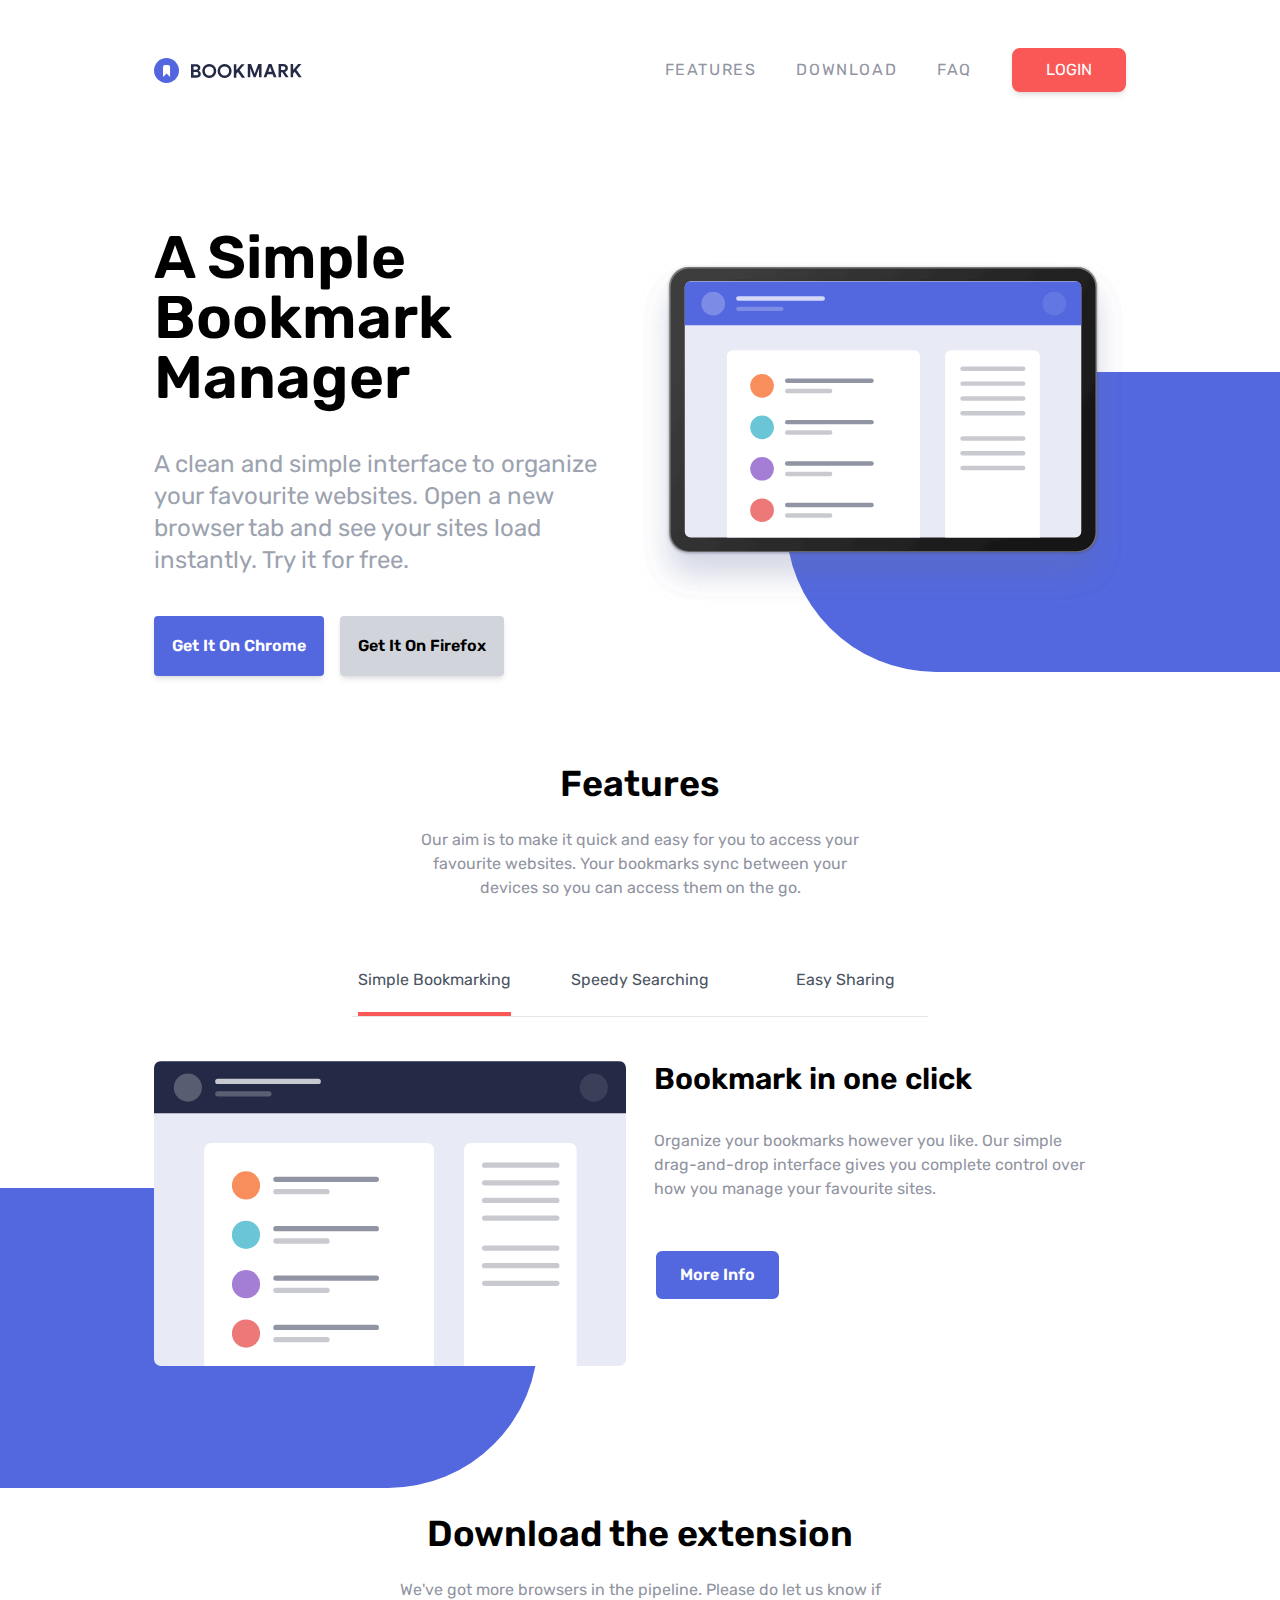
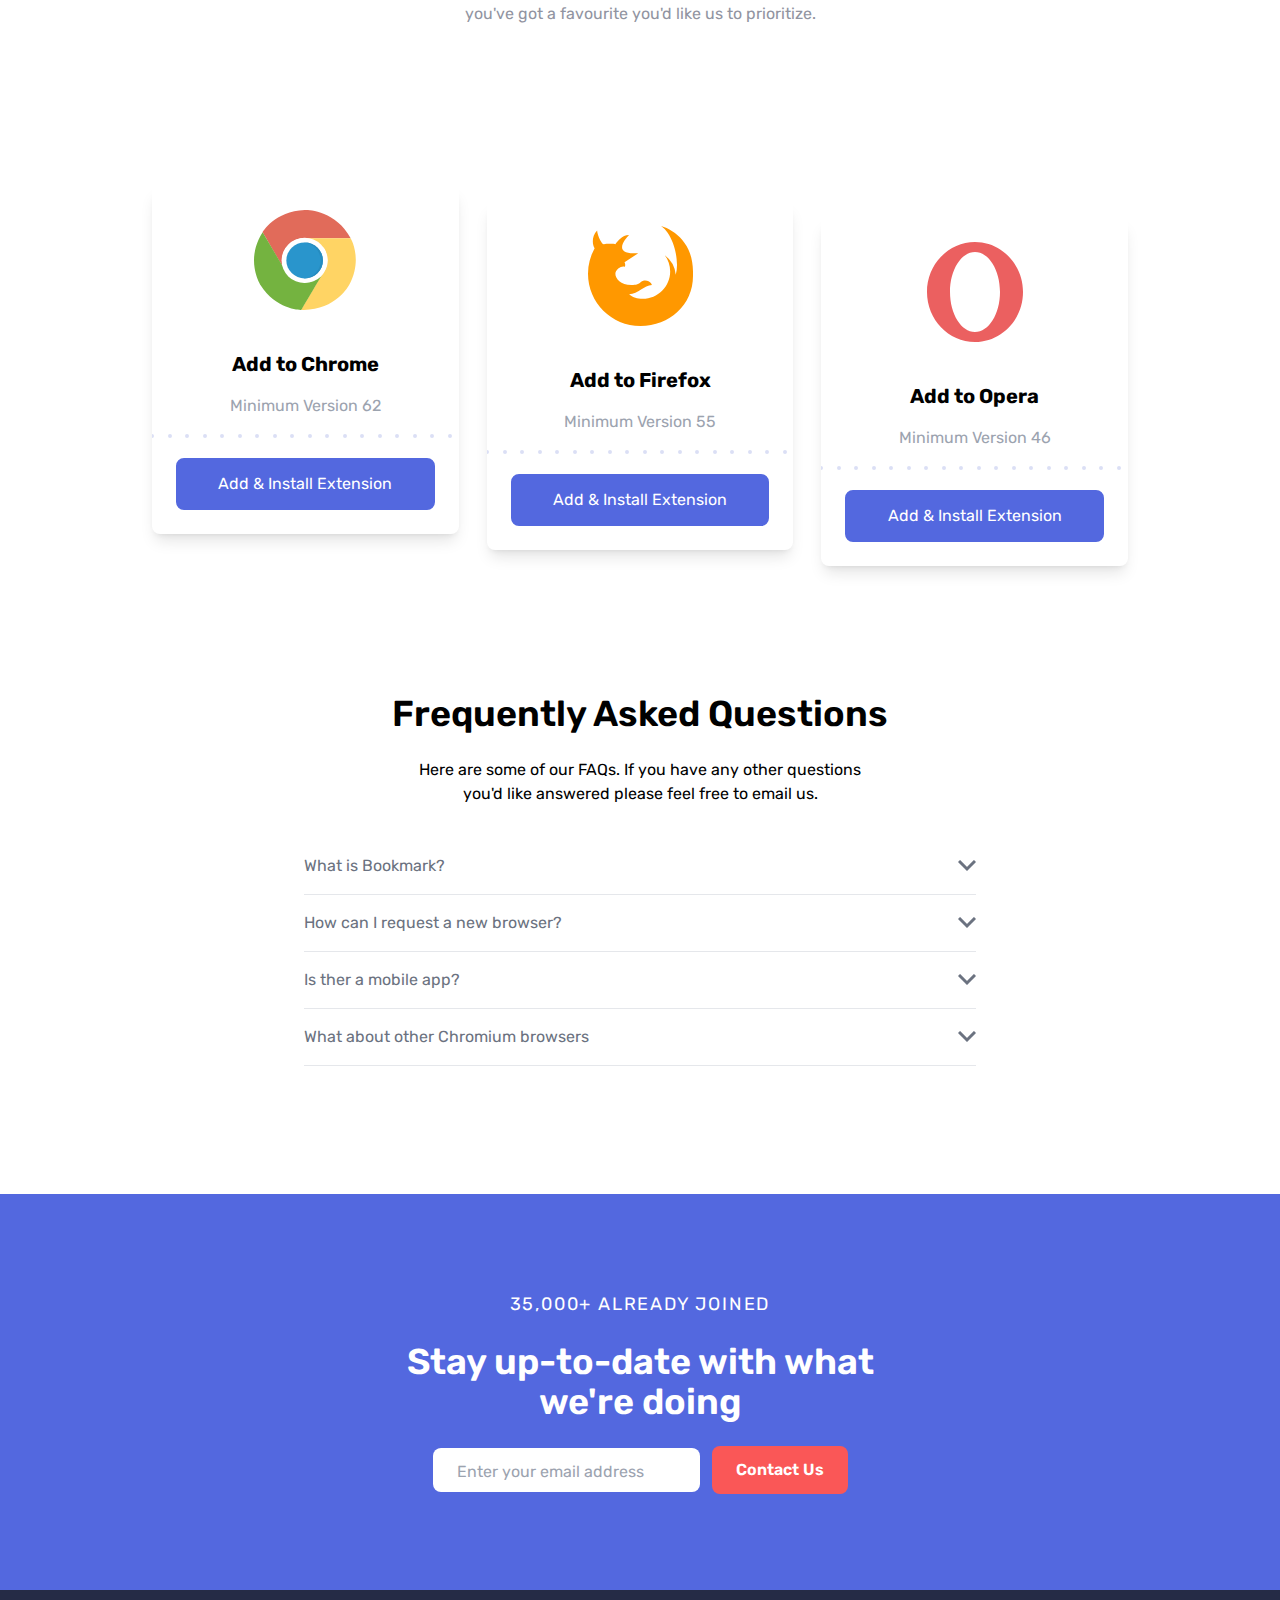
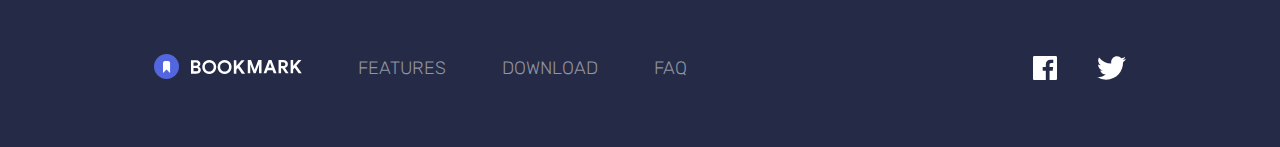
<file: Bookmark/index.html>
<!DOCTYPE html>
<html lang="en" class="scroll-smooth">
  <head>
    <meta charset="UTF-8" />
    <meta http-equiv="X-UA-Compatible" content="IE=edge" />
    <meta name="viewport" content="width=device-width, initial-scale=1.0" />
    <link rel="preconnect" href="https://fonts.googleapis.com" />
    <link rel="preconnect" href="https://fonts.gstatic.com" crossorigin />
    <link
      href="https://fonts.googleapis.com/css2?family=Rubik:wght@400;600;700&display=swap"
      rel="stylesheet"
    />
    <link rel="stylesheet" href="css/style.css" />
    <script src="js/script.js" defer></script>
    <title>Bookmark Website</title>
  </head>
  <body class="overflow-x-hidden">
    <nav class="container relative mx-auto p-6">
      <!-- Flex Container For Nav Items -->
      <div class="flex items-center justify-between space-x-20 my-6">
        <!-- Logo -->
        <div class="z-30">
          <img src="images/logo-bookmark.svg" alt="" id="logo" />
        </div>

        <!-- Menu Items -->
        <div
          class="hidden items-center space-x-10 uppercase text-grayishBlue md:flex"
        >
          <a href="#features" class="tracking-widest hover:text-softRed"
            >Features</a
          >
          <a href="#download" class="tracking-widest hover:text-softRed"
            >Download</a
          >
          <a href="#faq" class="tracking-widest hover:text-softRed">FAQ</a>

          <a
            href="#"
            class="px-8 py-2 text-white bg-softRed border-2 border-softRed rounded-lg shadow-md hover:text-softRed hover:bg-white"
            >Login</a
          >
        </div>
        <!-- Hamburger Button -->
        <button
          id="menu-btn"
          class="z-30 block md:hidden focus:outline-none hamburger"
        >
          <span class="hamburger-top"></span>
          <span class="hamburger-middle"></span>
          <span class="hamburger-bottom"></span>
        </button>
      </div>
      <!-- Mobile Menu -->
      <div
        id="menu"
        class="fixed inset-0 z-20 hidden flex-col items-center self-end w-full h-full m-h-screen px-6 py-1 pt-24 pb-4 tracking-widest text-white uppercase divide-y divide-gray-500 opacity-90 bg-veryDarkBlue"
      >
        <div class="w-full py-3 text-center">
          <a href="#features" class="block hover:text-softRed">Features</a>
        </div>
        <div class="w-full py-3 text-center">
          <a href="#download" class="block hover:text-softRed">Download</a>
        </div>
        <div class="w-full py-3 text-center">
          <a href="#faq" class="block hover:text-softRed">FAQ</a>
        </div>
        <div class="w-full py-3 text-center">
          <a href="#" class="block hover:text-softRed">Login</a>
        </div>
      </div>
    </nav>

    <!-- Hero Section -->
    <section id="hero">
      <!-- Container For Image & Content -->
      <div
        class="container flex flex-col-reverse mx-auto p-6 lg:flex-row lg:mb-0"
      >
        <!-- Content -->
        <div class="flex flex-col space-y-10 lg:mt-16 lg:w-1/2">
          <h1
            class="text-3xl font-semibold text-center lg:text-6xl lg:text-left"
          >
            A Simple Bookmark Manager
          </h1>
          <p
            class="max-w-md mx-auto text-lg text-center text-gray-400 lg:text-2xl lg:text-left lg:mt-0 lg:mx-0"
          >
            A clean and simple interface to organize your favourite websites.
            Open a new browser tab and see your sites load instantly. Try it for
            free.
          </p>

          <!-- Buttons Container -->
          <div
            class="flex items-center justify-center w-full space-x-4 lg:justify-start"
          >
            <a
              href="#"
              class="p-4 text-sm font-semibold text-white bg-softBlue rounded shadow-md border-2 border-softBlue md:text-base hover:bg-white hover:text-softBlue"
              >Get It On Chrome</a
            >
            <a
              href="#"
              class="p-4 text-sm font-semibold text-black bg-gray-300 rounded shadow-md border-2 border-gray-300 md:text-base hover:bg-white hover:text-gray-600"
              >Get It On Firefox</a
            >
          </div>
        </div>

        <!-- Image -->
        <div class="relative mx-auto lg:mx-0 lg:mb-0 lg:w-1/2">
          <div class="bg-hero"></div>
          <img
            src="images/illustration-hero.svg"
            alt=""
            class="relative z-10 lg:top-24 xl:top-0 overflow-x-visible"
          />
        </div>
      </div>
    </section>

    <!-- Features Heading -->
    <section id="features">
      <div class="container mx-auto mt-16 px-6">
        <h2 class="mb-6 text-4xl font-semibold text-center">Features</h2>
        <p class="max-w-md mx-auto text-center text-grayishBlue">
          Our aim is to make it quick and easy for you to access your favourite
          websites. Your bookmarks sync between your devices so you can access
          them on the go.
        </p>
      </div>
    </section>

    <!-- Features Tabs -->
    <section id="tabs">
      <!-- Tabs/Panels Container -->
      <div class="container relative mx-auto my-6 mb-32 mt-12 px-6">
        <div class="bg-tabs"></div>
        <!-- Tabs Flex Container -->
        <div
          class="flex flex-col justify-center max-w-xl mx-auto mb-6 border-b md:space-x-10 md:flex-row"
        >
          <!-- Tab 1 -->
          <div
            class="flex justify-center text-center cursor-pointer text-gray-600 border-b md:border-b-0 hover:text-softRed md:w-1/3 tab"
            data-target="panel-1"
          >
            <div class="py-5 border-b-4 border-softRed" data-target="panel-1">
              Simple Bookmarking
            </div>
          </div>

          <!-- Tab 2 -->
          <div
            class="flex justify-center text-center cursor-pointer text-gray-600 border-b md:border-b-0 hover:text-softRed md:w-1/3 tab"
            data-target="panel-2"
          >
            <div class="py-5" data-target="panel-2">Speedy Searching</div>
          </div>

          <!-- Tab 3 -->
          <div
            class="flex justify-center text-center cursor-pointer text-gray-600 border-b md:border-b-0 hover:text-softRed md:w-1/3 tab"
            data-target="panel-3"
          >
            <div class="py-5" data-target="panel-3">Easy Sharing</div>
          </div>
        </div>

        <!-- Tab Panels -->
        <div id="panels" class="container mx-auto">
          <!-- Panel 1 -->
          <div
            class="flex flex-col py-5 md:flex-row md:space-x-7 panel panel-1"
          >
            <!-- Panel Image -->
            <div class="flex justify-center md:w-1/2">
              <img
                src="images/illustration-features-tab-1.svg"
                alt=""
                class="relative z-10"
              />
            </div>
            <!-- Panel Content -->
            <div class="flex flex-col space-y-8 md:w-1/2">
              <h3
                class="mt-32 text-3xl font-semibold text-center md:mt-0 md:text-left"
              >
                Bookmark in one click
              </h3>
              <p class="max-w-md text-center text-grayishBlue md:text-left">
                Organize your bookmarks however you like. Our simple
                drag-and-drop interface gives you complete control over how you
                manage your favourite sites.
              </p>
              <div class="mx-auto md:mx-0">
                <a
                  href="#"
                  class="px-6 py-3 mt-4 font-semibold text-white border-2 border-white rounded-lg md:inline-flex bg-softBlue hover:bg-white hover:text-softBlue hover:border-softBlue hover:border-2"
                  >More Info</a
                >
              </div>
            </div>
          </div>

          <!-- Panel 2 -->
          <div
            class="flex flex-col hidden py-5 md:flex-row md:space-x-7 panel panel-2"
          >
            <!-- Panel Image -->
            <div class="flex justify-center md:w-1/2">
              <img
                src="images/illustration-features-tab-2.svg"
                alt=""
                class="relative z-10"
              />
            </div>
            <!-- Panel Content -->
            <div class="flex flex-col space-y-8 md:w-1/2">
              <h3
                class="mt-14 text-3xl font-semibold text-center md:mt-0 md:text-left"
              >
                Intelligent search
              </h3>
              <p class="max-w-md text-center text-grayishBlue md:text-left">
                Our powerful search feature will help you find saved sites in no
                time at all. No need to trawl through all of your bookmarks.
              </p>
              <div class="mx-auto md:mx-0">
                <a
                  href="#"
                  class="px-6 py-3 mt-4 font-semibold text-white border-2 border-white rounded-lg md:inline-flex bg-softBlue hover:bg-white hover:text-softBlue hover:border-softBlue hover:border-2"
                  >More Info</a
                >
              </div>
            </div>
          </div>

          <!-- Panel 3 -->
          <div
            class="flex flex-col hidden py-5 md:flex-row md:space-x-7 panel panel-3"
          >
            <!-- Panel Image -->
            <div class="flex justify-center md:w-1/2">
              <img
                src="images/illustration-features-tab-3.svg"
                alt=""
                class="relative z-10"
              />
            </div>
            <!-- Panel Content -->
            <div class="flex flex-col space-y-8 md:w-1/2">
              <h3
                class="mt-14 text-3xl font-semibold text-center md:mt-0 md:text-left"
              >
                Share your bookmarks
              </h3>
              <p class="max-w-md text-center text-grayishBlue md:text-left">
                Easily share your bookmarks and collections with others. Create
                a shareable a link that you can send at the click of a button.
              </p>
              <div class="mx-auto md:mx-0">
                <a
                  href="#"
                  class="px-6 py-3 mt-4 font-semibold text-white border-2 border-white rounded-lg md:inline-flex bg-softBlue hover:bg-white hover:text-softBlue hover:border-softBlue hover:border-2"
                  >More Info</a
                >
              </div>
            </div>
          </div>
        </div>
      </div>
    </section>

    <!-- Download Heading -->
    <section id="download">
      <div class="container mx-auto px-6">
        <h2 class="mb-6 text-3xl font-semibold text-center md:text-4xl">
          Download the extension
        </h2>
        <p class="max-w-lg mx-auto text-center text-grayishBlue">
          We've got more browsers in the pipeline. Please do let us know if
          you've got a favourite you'd like us to prioritize.
        </p>
      </div>
    </section>

    <!-- Download Boxes -->
    <section id="download-boxes" class="py-32">
      <!-- Boxes Container -->
      <div
        class="relative flex flex-col items-center max-w-5xl mx-auto space-y-10 px-10 md:px-6 md:space-y-0 md:space-x-7 md:flex-row"
      >
        <!-- Box 1 -->
        <div
          class="flex flex-col w-full py-6 space-y-4 text-center rounded-lg shadow-lg md:w-1/3"
        >
          <!-- Image -->
          <div class="flex justify-center">
            <img src="images/logo-chrome.svg" alt="" />
          </div>
          <!-- Text -->
          <h5 class="pt-6 text-xl font-bold">Add to Chrome</h5>
          <p class="text-gray-400">Minimum Version 62</p>

          <!-- Dots -->
          <div class="bg-dots bg-repeat-x px-6 pt-6 capitalize">
            <a
              href="#"
              class="block w-full py-3 text-white duration-200 border-2 rounded-lg bg-softBlue hover:text-softBlue hover:bg-white border-softBlue"
              >Add & Install Extension</a
            >
          </div>
        </div>

        <!-- Box 2 -->
        <div class="w-full md:w-1/3">
          <div
            class="flex flex-col w-full py-6 space-y-4 text-center rounded-lg shadow-lg md:mt-8"
          >
            <!-- Image -->
            <div class="flex justify-center">
              <img src="images/logo-firefox.svg" alt="" />
            </div>
            <!-- Text -->
            <h5 class="pt-6 text-xl font-bold">Add to Firefox</h5>
            <p class="text-gray-400">Minimum Version 55</p>

            <!-- Dots -->
            <div class="bg-dots bg-repeat-x px-6 pt-6 capitalize">
              <a
                href="#"
                class="block w-full py-3 text-white duration-200 border-2 rounded-lg bg-softBlue hover:text-softBlue hover:bg-white border-softBlue"
                >Add & Install Extension</a
              >
            </div>
          </div>
        </div>

        <!-- Box 3 -->
        <div class="w-full md:w-1/3">
          <div
            class="flex flex-col w-full py-6 space-y-4 text-center rounded-lg shadow-lg md:mt-16"
          >
            <!-- Image -->
            <div class="flex justify-center">
              <img src="images/logo-opera.svg" alt="" />
            </div>
            <!-- Text -->
            <h5 class="pt-6 text-xl font-bold">Add to Opera</h5>
            <p class="text-gray-400">Minimum Version 46</p>

            <!-- Dots -->
            <div class="bg-dots bg-repeat-x px-6 pt-6 capitalize">
              <a
                href="#"
                class="block w-full py-3 text-white duration-200 border-2 rounded-lg bg-softBlue hover:text-softBlue hover:bg-white border-softBlue"
                >Add & Install Extension</a
              >
            </div>
          </div>
        </div>
      </div>
    </section>

    <!-- FAQ Heading -->
    <section id="faq">
      <div class="container mx-auto">
        <h2 class="mb-6 text-3xl font-semibold text-center md:text-4xl">
          Frequently Asked Questions
        </h2>
        <p class="max-w-lg px-6 mx-auto text-center text-graishBlue">
          Here are some of our FAQs. If you have any other questions you'd like
          answered please feel free to email us.
        </p>
      </div>
    </section>

    <!-- FAQ Accordion -->
    <section id="faq-accordion">
      <!-- Main Container -->
      <div class="container mx-auto px-6 mb-32">
        <!-- Accordion Container -->
        <div class="max-w-2xl m-8 mx-auto overflow-hidden">
          <!-- Tab 1 -->
          <div class="py-1 border-b outline-none group" tabindex="1">
            <!-- Tab Flex Container -->
            <div
              class="flex items-center justify-between py-3 text-gray-500 transition duration-500 cursor-pointer group ease"
            >
              <!-- Tab Title -->
              <div
                class="transition duration-500 ease group-hover:text-red-500"
              >
                What is Bookmark?
              </div>
              <!-- Arrow -->
              <div
                class="transition duration-500 ease group-focus:-rotate-180 group-focus:text-red-500"
              >
                <svg xmlns="http://www.w3.org/2000/svg" width="18" height="12">
                  <path
                    fill="none"
                    stroke="currentColor"
                    stroke-width="3"
                    d="M1 1l8 8 8-8"
                  />
                </svg>
              </div>
            </div>

            <!-- Tab Inner Content -->
            <div
              class="overflow-hidden transition duration-500 group-focus:max-h-screen max-h-0 ease"
            >
              <p class="py-2 text-justify text-gray-400">
                Lorem ipsum dolor sit amet consectetur adipisicing elit. Fugiat,
                repellat amet doloribus consequuntur eos similique provident
                tempora voluptates iure quia fuga dicta voluptatibus culpa
                mollitia recusandae delectus id suscipit labore?
              </p>
            </div>
          </div>

          <!-- Tab 2 -->
          <div class="py-1 border-b outline-none group" tabindex="2">
            <!-- Tab Flex Container -->
            <div
              class="flex items-center justify-between py-3 text-gray-500 transition duration-500 cursor-pointer group ease"
            >
              <!-- Tab Title -->
              <div
                class="transition duration-500 ease group-hover:text-red-500"
              >
                How can I request a new browser?
              </div>
              <!-- Arrow -->
              <div
                class="transition duration-500 ease group-focus:-rotate-180 group-focus:text-red-500"
              >
                <svg xmlns="http://www.w3.org/2000/svg" width="18" height="12">
                  <path
                    fill="none"
                    stroke="currentColor"
                    stroke-width="3"
                    d="M1 1l8 8 8-8"
                  />
                </svg>
              </div>
            </div>

            <!-- Tab Inner Content -->
            <div
              class="overflow-hidden transition duration-500 group-focus:max-h-screen max-h-0 ease"
            >
              <p class="py-2 text-justify text-gray-400">
                Lorem ipsum dolor sit amet consectetur adipisicing elit. Fugiat,
                repellat amet doloribus consequuntur eos similique provident
                tempora voluptates iure quia fuga dicta voluptatibus culpa
                mollitia recusandae delectus id suscipit labore?
              </p>
            </div>
          </div>

          <!-- Tab 3 -->
          <div class="py-1 border-b outline-none group" tabindex="3">
            <!-- Tab Flex Container -->
            <div
              class="flex items-center justify-between py-3 text-gray-500 transition duration-500 cursor-pointer group ease"
            >
              <!-- Tab Title -->
              <div
                class="transition duration-500 ease group-hover:text-red-500"
              >
                Is ther a mobile app?
              </div>
              <!-- Arrow -->
              <div
                class="transition duration-500 ease group-focus:-rotate-180 group-focus:text-red-500"
              >
                <svg xmlns="http://www.w3.org/2000/svg" width="18" height="12">
                  <path
                    fill="none"
                    stroke="currentColor"
                    stroke-width="3"
                    d="M1 1l8 8 8-8"
                  />
                </svg>
              </div>
            </div>

            <!-- Tab Inner Content -->
            <div
              class="overflow-hidden transition duration-500 group-focus:max-h-screen max-h-0 ease"
            >
              <p class="py-2 text-justify text-gray-400">
                Lorem ipsum dolor sit amet consectetur adipisicing elit. Fugiat,
                repellat amet doloribus consequuntur eos similique provident
                tempora voluptates iure quia fuga dicta voluptatibus culpa
                mollitia recusandae delectus id suscipit labore?
              </p>
            </div>
          </div>

          <!-- Tab 4 -->
          <div class="py-1 border-b outline-none group" tabindex="4">
            <!-- Tab Flex Container -->
            <div
              class="flex items-center justify-between py-3 text-gray-500 transition duration-500 cursor-pointer group ease"
            >
              <!-- Tab Title -->
              <div
                class="transition duration-500 ease group-hover:text-red-500"
              >
                What about other Chromium browsers
              </div>
              <!-- Arrow -->
              <div
                class="transition duration-500 ease group-focus:-rotate-180 group-focus:text-red-500"
              >
                <svg xmlns="http://www.w3.org/2000/svg" width="18" height="12">
                  <path
                    fill="none"
                    stroke="currentColor"
                    stroke-width="3"
                    d="M1 1l8 8 8-8"
                  />
                </svg>
              </div>
            </div>

            <!-- Tab Inner Content -->
            <div
              class="overflow-hidden transition duration-500 group-focus:max-h-screen max-h-0 ease"
            >
              <p class="py-2 text-justify text-gray-400">
                Lorem ipsum dolor sit amet consectetur adipisicing elit. Fugiat,
                repellat amet doloribus consequuntur eos similique provident
                tempora voluptates iure quia fuga dicta voluptatibus culpa
                mollitia recusandae delectus id suscipit labore?
              </p>
            </div>
          </div>
        </div>
      </div>
    </section>

    <!-- Newsletter Section -->
    <section id="newsletter" class="bg-softBlue">
      <!-- Main Container -->
      <div class="max-w-lg mx-auto py-24">
        <p
          class="mb-6 text-lg tracking-widest text-center text-white uppercase"
        >
          35,000+ Already Joined
        </p>
        <h2
          class="px-3 mb-6 text-3xl font-semibold text-center text-white md:text-4xl"
        >
          Stay up-to-date with what we're doing
        </h2>

        <!-- Form -->
        <form
          class="flex flex-col items-start justify-center max-w-2xl mx-auto space-y-6 text-base px-6 md:flex-row md:space-y-0 md:space-x-4 md:px-0"
        >
          <!-- Input & Button Container -->
          <div
            class="flex flex-col justify-between items-center mx-auto md:flex-row md:mx-0"
          >
            <input
              type="text"
              class="flex-1 px-6 pt-3 pb-2 mb-4 rounded-lg border-1 border-white focus:outline-none md:mr-3 md:mb-0"
              placeholder="Enter your email address"
            />

            <input
              type="submit"
              class="inline-flex px-6 py-3 font-semibold text-center text-white duration-200 transform rounded-lg cursor-pointer focus:outline-none bg-softRed hover:opacity-90"
              value="Contact Us"
            />
          </div>
        </form>
      </div>
    </section>

    <!-- Footer -->
    <footer class="py-16 bg-veryDarkBlue">
      <!-- Footer Flex Container -->
      <div
        class="container flex flex-col items-center justify-between mx-auto space-y-16 px-6 md:flex-row md:space-y-0"
      >
        <!-- Logo/Menu Container -->
        <div
          class="flex flex-col items-center justify-between space-y-8 text-lg font-light md:flex-row md:space-y-0 md:space-x-14 text-grayishBlue"
        >
          <img src="images/logo-bookmark-footer.svg" alt="" class="mb-1" />

          <a href="#features" class="uppercase hover:text-softRed">Features</a>
          <a href="#download" class="uppercase hover:text-softRed">Download</a>
          <a href="#faq" class="uppercase hover:text-softRed">FAQ</a>
        </div>

        <!-- Social Container -->
        <div class="flex space-x-10">
          <a href="#">
            <img src="images/icon-facebook.svg" alt="" class="h-6 ficon" />
          </a>
          <a href="#">
            <img src="images/icon-twitter.svg" alt="" class="h-6 ficon" />
          </a>
        </div>
      </div>
    </footer>
  </body>
</html>
</file>
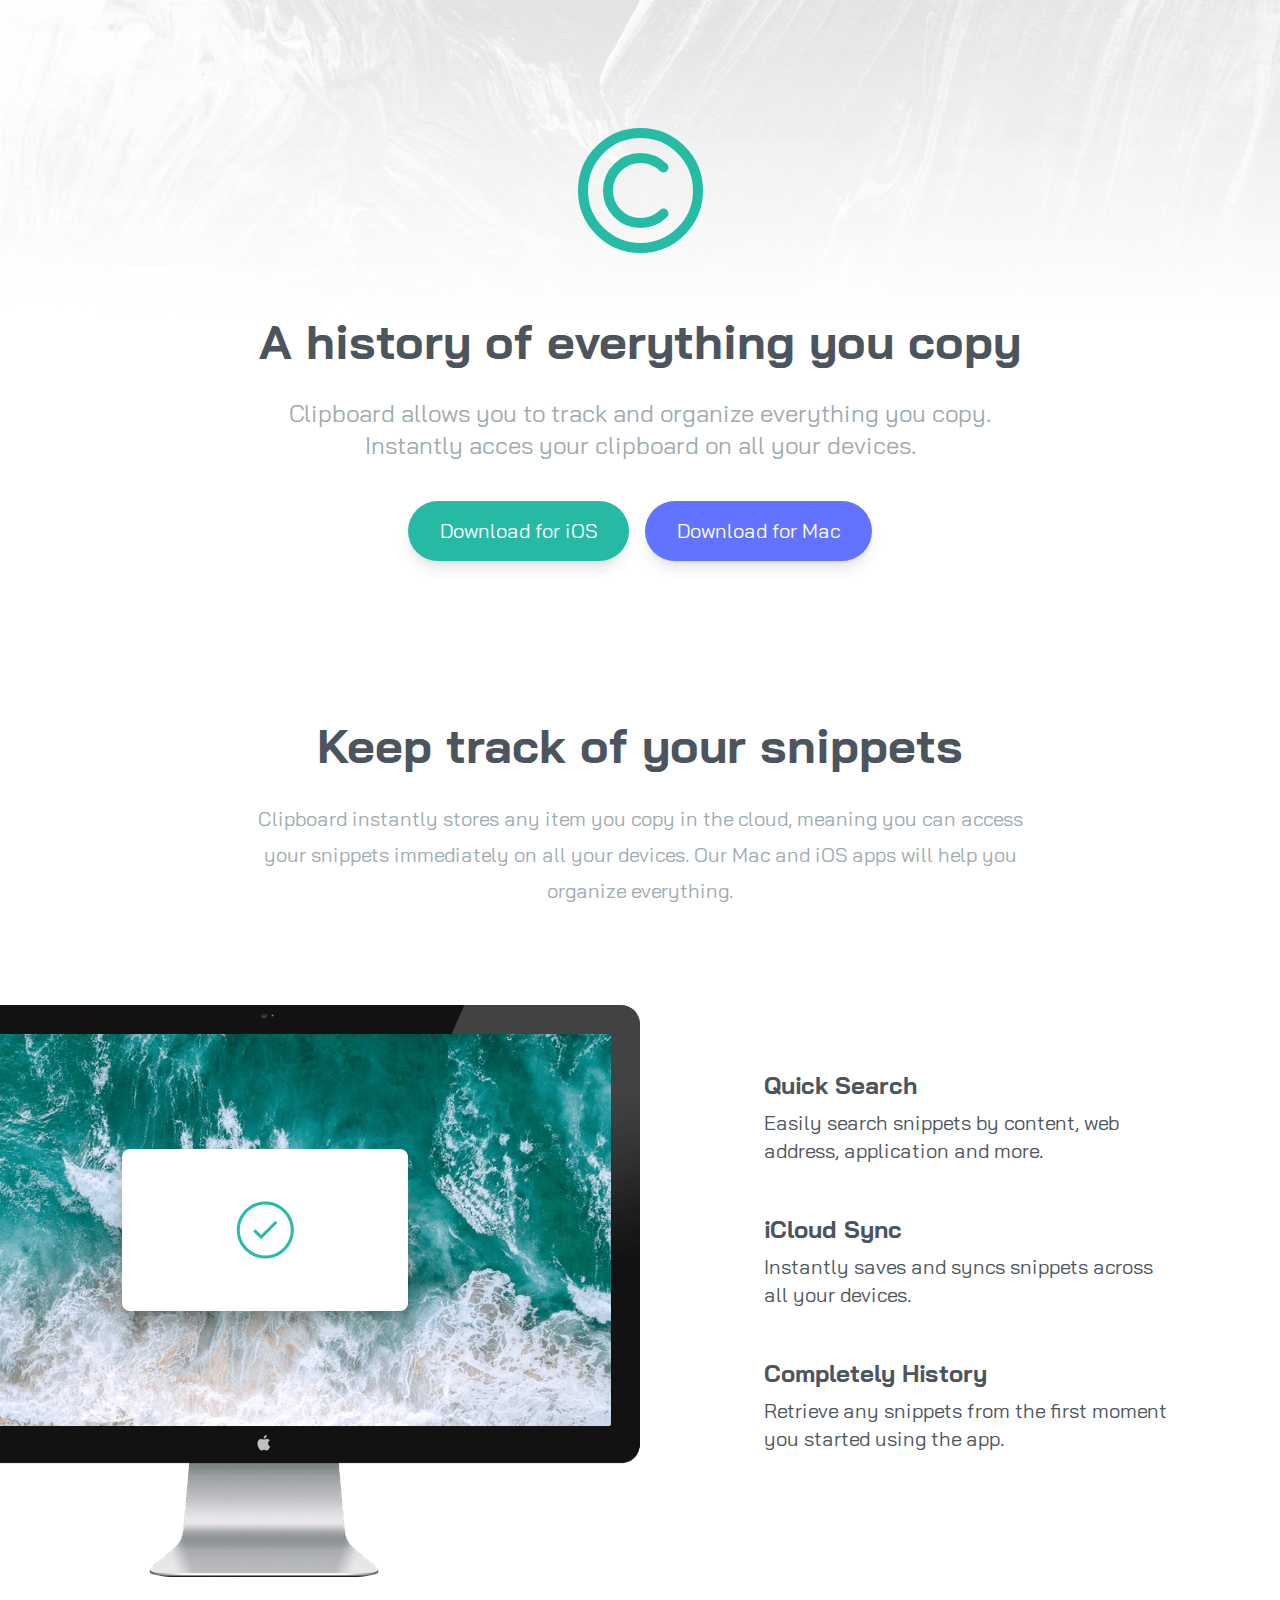
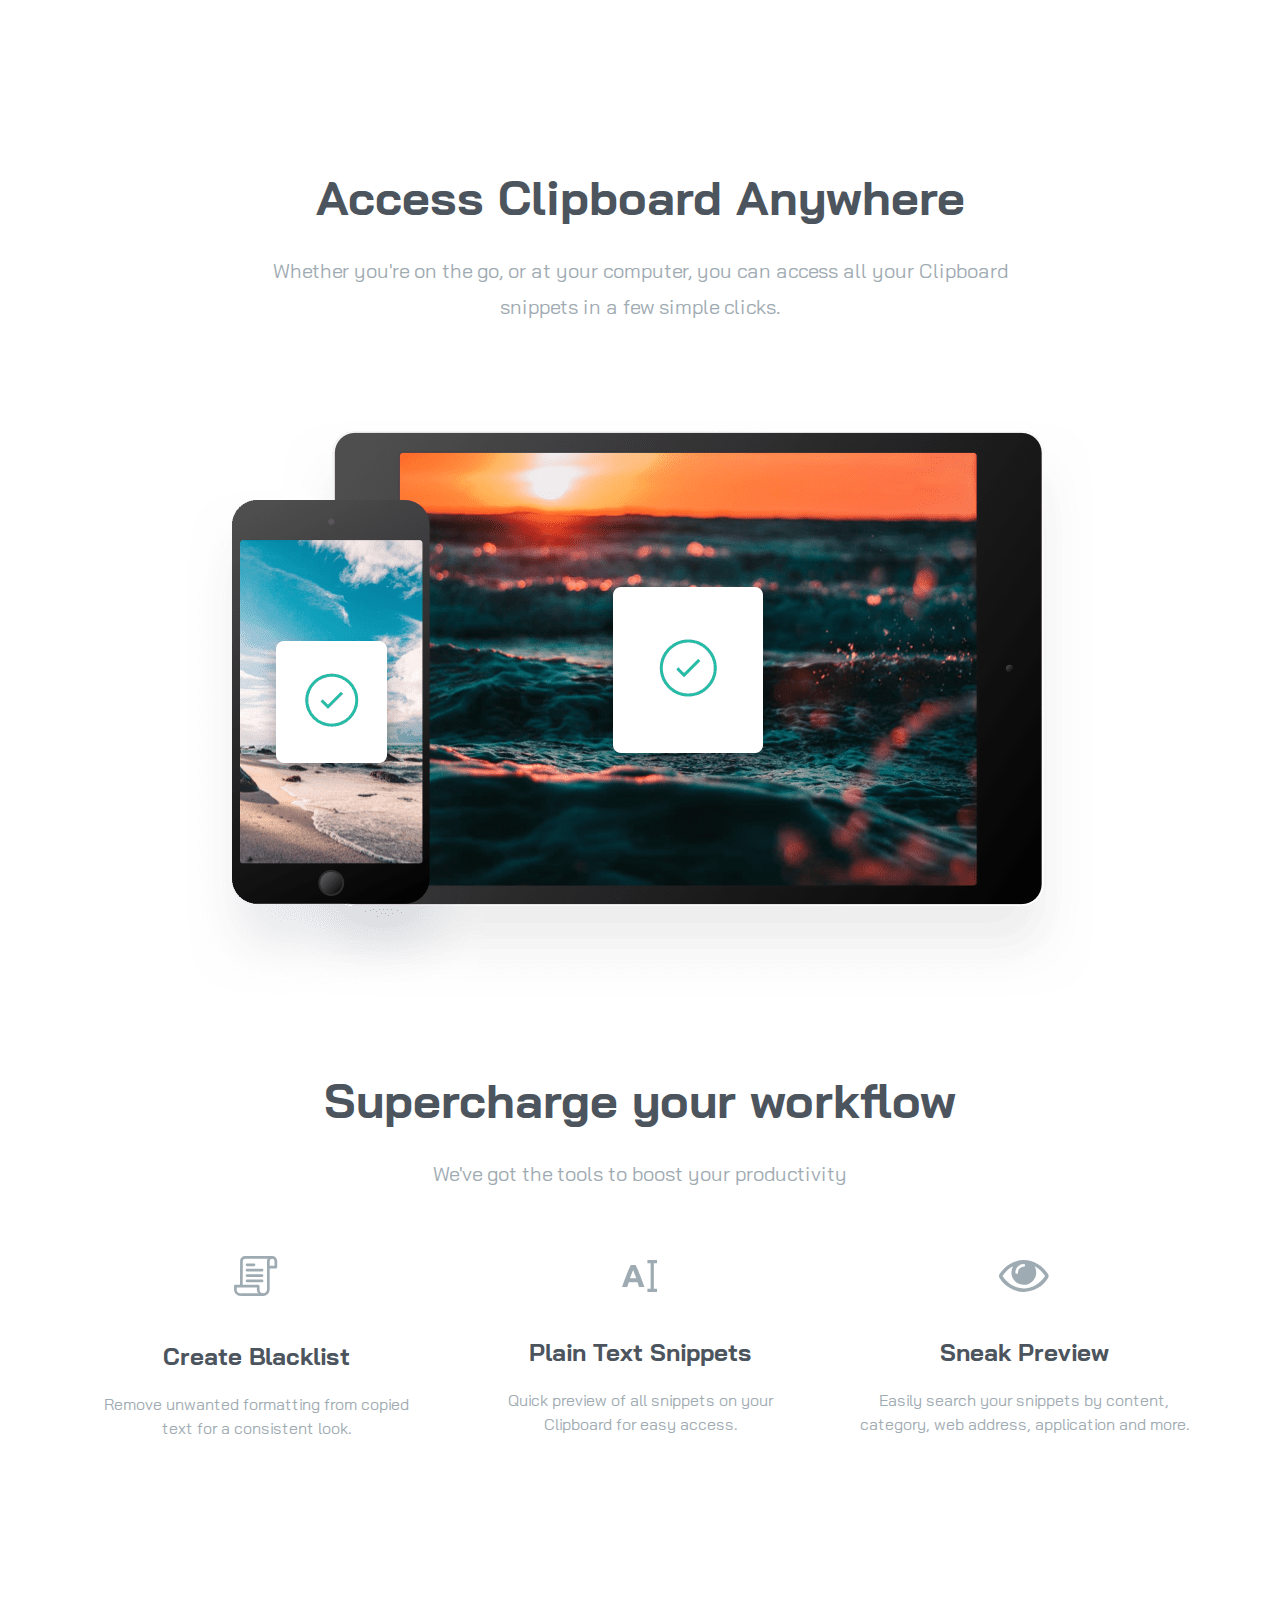
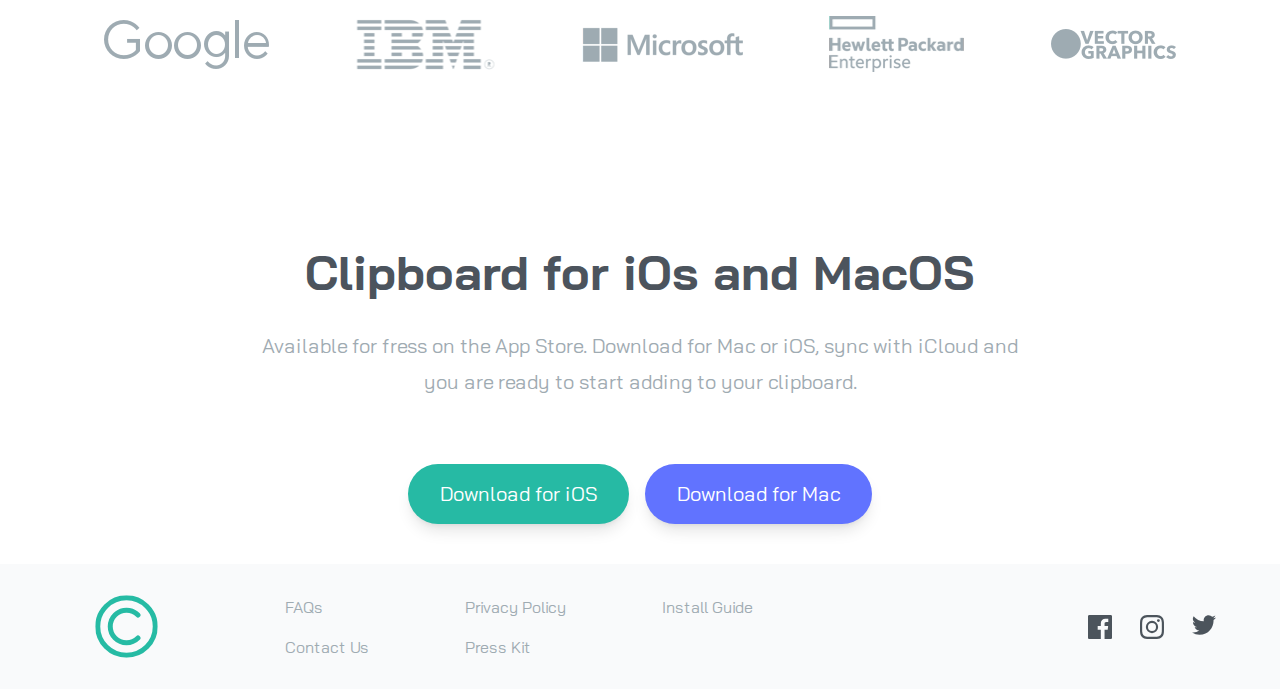
<file: Clipboard/index.html>
<!DOCTYPE html>
<html lang="en">
  <head>
    <meta charset="UTF-8" />
    <meta http-equiv="X-UA-Compatible" content="IE=edge" />
    <meta name="viewport" content="width=device-width, initial-scale=1.0" />
    <link rel="preconnect" href="https://fonts.googleapis.com" />
    <link rel="preconnect" href="https://fonts.gstatic.com" crossorigin />
    <link
      href="https://fonts.googleapis.com/css2?family=Bai+Jamjuree:wght@400;600&display=swap"
      rel="stylesheet"
    />
    <link rel="stylesheet" href="./css/style.css" />
    <title>Clipboard</title>
  </head>
  <body>
    <!-- Hero Section -->
    <section id="hero">
      <div class="section-container mb-40 px-10 pt-16">
        <img src="./images/logo.svg" alt="" class="mx-auto my-16" />
        <h3>A history of everything you copy</h3>
        <p class="max-w-3xl mx-auto mb-10 text-2xl text-grayishBlue">
          Clipboard allows you to track and organize everything you copy.
          Instantly acces your clipboard on all your devices.
        </p>
        <div class="button-container">
          <button
            class="p-4 px-8 rounded-full shadow-lg bg-strongCyan duration-200 hover:opacity-80"
          >
            Download for iOS
          </button>
          <button
            class="p-4 px-8 rounded-full shadow-lg bg-lightBlue duration-200 hover:opacity-80"
          >
            Download for Mac
          </button>
        </div>
      </div>
    </section>
    <!-- Snippets Section -->
    <section id="snippets">
      <div class="section-container my-20 px-10">
        <h3>Keep track of your snippets</h3>
        <p
          class="max-w-3xl mx-auto mb-24 text-xl leading-9 text-center text-grayishBlue"
        >
          Clipboard instantly stores any item you copy in the cloud, meaning you
          can access your snippets immediately on all your devices. Our Mac and
          iOS apps will help you organize everything.
        </p>
      </div>
    </section>
    <!-- Features Section -->
    <section id="features">
      <div class="section-container my-20 px-10">
        <div class="flex flex-col relative md:flex-row md:space-x-32">
          <div class="md:w-1/2">
            <img
              src="./images/image-computer.png"
              alt=""
              class="md:absolute top-0 right-[50%]"
            />
          </div>
          <div
            class="flex flex-col mt-16 mb-24 space-y-12 text-xl md:mb-60 md:text-left md:pl-16 md:w-1/2"
          >
            <div class="flex flex-col items-center md:items-start">
              <h5 class="mb-2 text-2xl font-bold text-darkGrayishBlue">
                Quick Search
              </h5>
              <p class="max-w-md text-darkGrayishBlue">
                Easily search snippets by content, web address, application and
                more.
              </p>
            </div>
            <div class="flex flex-col items-center md:items-start">
              <h5 class="mb-2 text-2xl font-bold text-darkGrayishBlue">
                iCloud Sync
              </h5>
              <p class="max-w-md text-darkGrayishBlue">
                Instantly saves and syncs snippets across all your devices.
              </p>
            </div>
            <div class="flex flex-col items-center md:items-start">
              <h5 class="mb-2 text-2xl font-bold text-darkGrayishBlue">
                Completely History
              </h5>
              <p class="max-w-md text-darkGrayishBlue">
                Retrieve any snippets from the first moment you started using
                the app.
              </p>
            </div>
          </div>
        </div>
      </div>
    </section>
    <section id="access">
      <div class="section-container my-20">
        <h3>Access Clipboard Anywhere</h3>
        <p
          class="max-w-3xl mx-auto mb-24 text-xl leading-9 text-center text-grayishBlue"
        >
          Whether you're on the go, or at your computer, you can access all your
          Clipboard snippets in a few simple clicks.
        </p>
        <img src="./images/image-devices.png" alt="" class="mx-auto" />
      </div>
    </section>
    <section id="supercharge">
      <div class="section-container my-20">
        <h3>Supercharge your workflow</h3>
        <p
          class="max-w-3xl mx-auto mb-16 text-xl leading-9 text-center text-grayishBlue"
        >
          We've got the tools to boost your productivity
        </p>
        <div
          class="flex flex-col items-center justify-between space-y-16 md:flex-row md:space-y-0 md:space-x-12 md:mx-6"
        >
          <div class="flex flex-col items-center space-y-5">
            <img src="./images/icon-blacklist.svg" alt="" class="mb-6" />
            <h5 class="mb-2 text-2xl font-bold text-darkGrayishBlue">
              Create Blacklist
            </h5>
            <p class="max-w-md text-grayishBlue">
              Remove unwanted formatting from copied text for a consistent look.
            </p>
          </div>
          <div class="flex flex-col items-center space-y-5">
            <img src="./images/icon-text.svg" alt="" class="mb-6" />
            <h5 class="mb-2 text-2xl font-bold text-darkGrayishBlue">
              Plain Text Snippets
            </h5>
            <p class="max-w-md text-grayishBlue">
              Quick preview of all snippets on your Clipboard for easy access.
            </p>
          </div>
          <div class="flex flex-col items-center space-y-5">
            <img src="./images/icon-preview.svg" alt="" class="mb-6" />
            <h5 class="mb-2 text-2xl font-bold text-darkGrayishBlue">
              Sneak Preview
            </h5>
            <p class="max-w-md text-grayishBlue">
              Easily search your snippets by content, category, web address,
              application and more.
            </p>
          </div>
        </div>
      </div>
    </section>
    <section id="references">
      <div
        class="flex flex-col items-center justify-between max-w-6xl px-10 mx-auto space-y-16 my-44 md:flex-row md:space-y-0"
      >
        <img src="./images/logo-google.png" alt="" />
        <img src="./images/logo-ibm.png" alt="" />
        <img src="./images/logo-microsoft.png" alt="" />
        <img src="./images/logo-hp.png" alt="" />
        <img src="./images/logo-vector-graphics.png" alt="" />
      </div>
    </section>
    <section id="bottom">
      <div class="section-container">
        <h3>Clipboard for iOs and MacOS</h3>
        <p
          class="max-w-3xl mx-auto mb-16 text-xl leading-9 text-center text-grayishBlue"
        >
          Available for fress on the App Store. Download for Mac or iOS, sync
          with iCloud and you are ready to start adding to your clipboard.
        </p>
        <div class="button-container">
          <button
            class="p-4 px-8 rounded-full shadow-lg bg-strongCyan duration-200 hover:opacity-80"
          >
            Download for iOS
          </button>
          <button
            class="p-4 px-8 rounded-full shadow-lg bg-lightBlue duration-200 hover:opacity-80"
          >
            Download for Mac
          </button>
        </div>
      </div>
    </section>
    <footer class="bg-gray-50 mt-10">
      <div class="section-container">
        <div class="flex flex-col items-center justify-between md:flex-row">
          <img src="./images/logo.svg" alt="" class="scale-50" />
          <div
            class="flex flex-col items-center justify-between flex-1 mb-10 space-y-6 md:flex-row md:mb-0 md:space-y-0 text-grayishBlue"
          >
            <div
              class="flex flex-col space-y-4 md:flex-row md:ml-24 md:space-x-24 md:space-y-0"
            >
              <div class="flex flex-col space-y-4 text-center md:text-left">
                <a href="#" class="hover:text-strongCyan">FAQs</a
                ><a href="#" class="hover:text-strongCyan">Contact Us</a>
              </div>
              <div class="flex flex-col space-y-4 text-center md:text-left">
                <a href="#" class="hover:text-strongCyan">Privacy Policy</a
                ><a href="#" class="hover:text-strongCyan">Press Kit</a>
              </div>
              <div class="flex flex-col space-y-4 text-center md:text-left">
                <a href="#" class="hover:text-strongCyan">Install Guide</a>
              </div>
            </div>
          </div>
          <div class="flex justify-between w-32 py-1">
            <a href="#"
              ><img
                src="./images/icon-facebook.svg"
                alt=""
                class="duration-200 ficon"
            /></a>
            <a href="#"
              ><img
                src="./images/icon-instagram.svg"
                alt=""
                class="duration-200 ficon"
            /></a>
            <a href="#"
              ><img
                src="./images/icon-twitter.svg"
                alt=""
                class="duration-200 ficon"
            /></a>
          </div>
        </div>
      </div>
    </footer>
  </body>
</html>
</file>
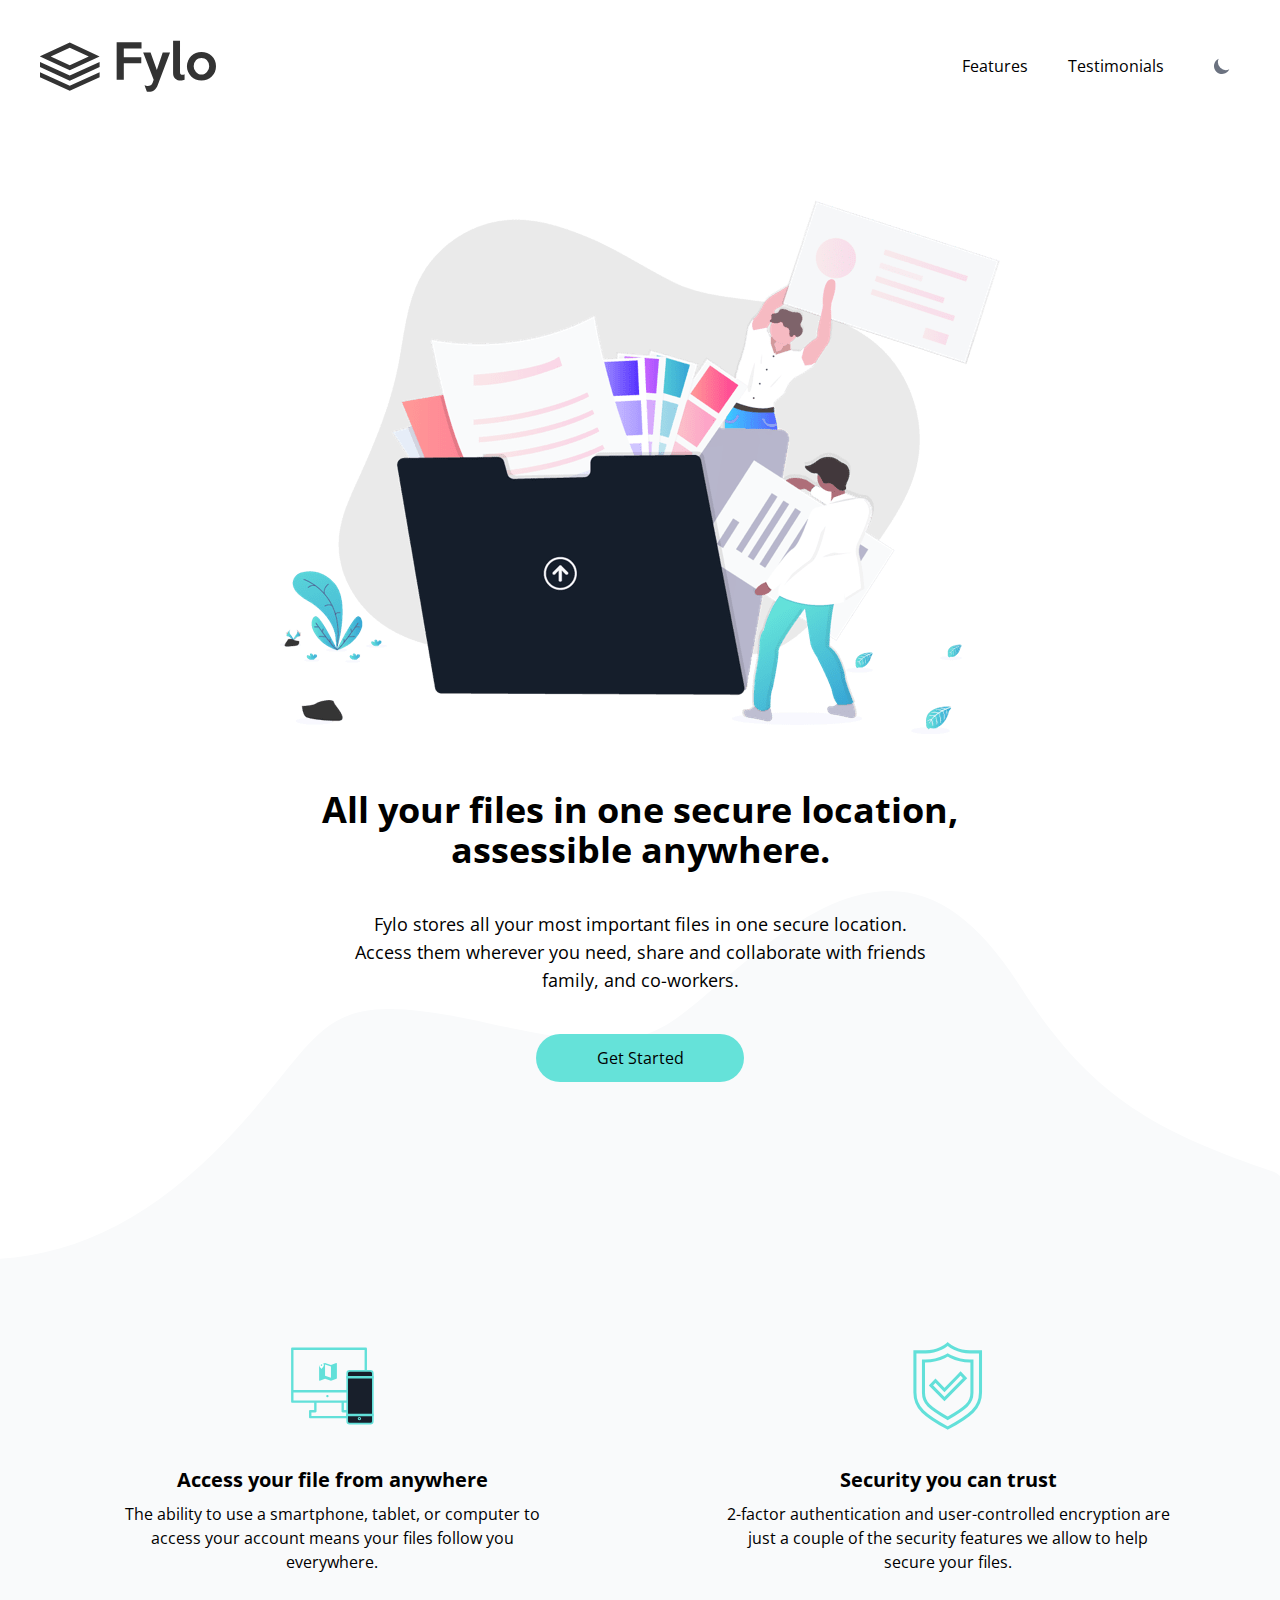
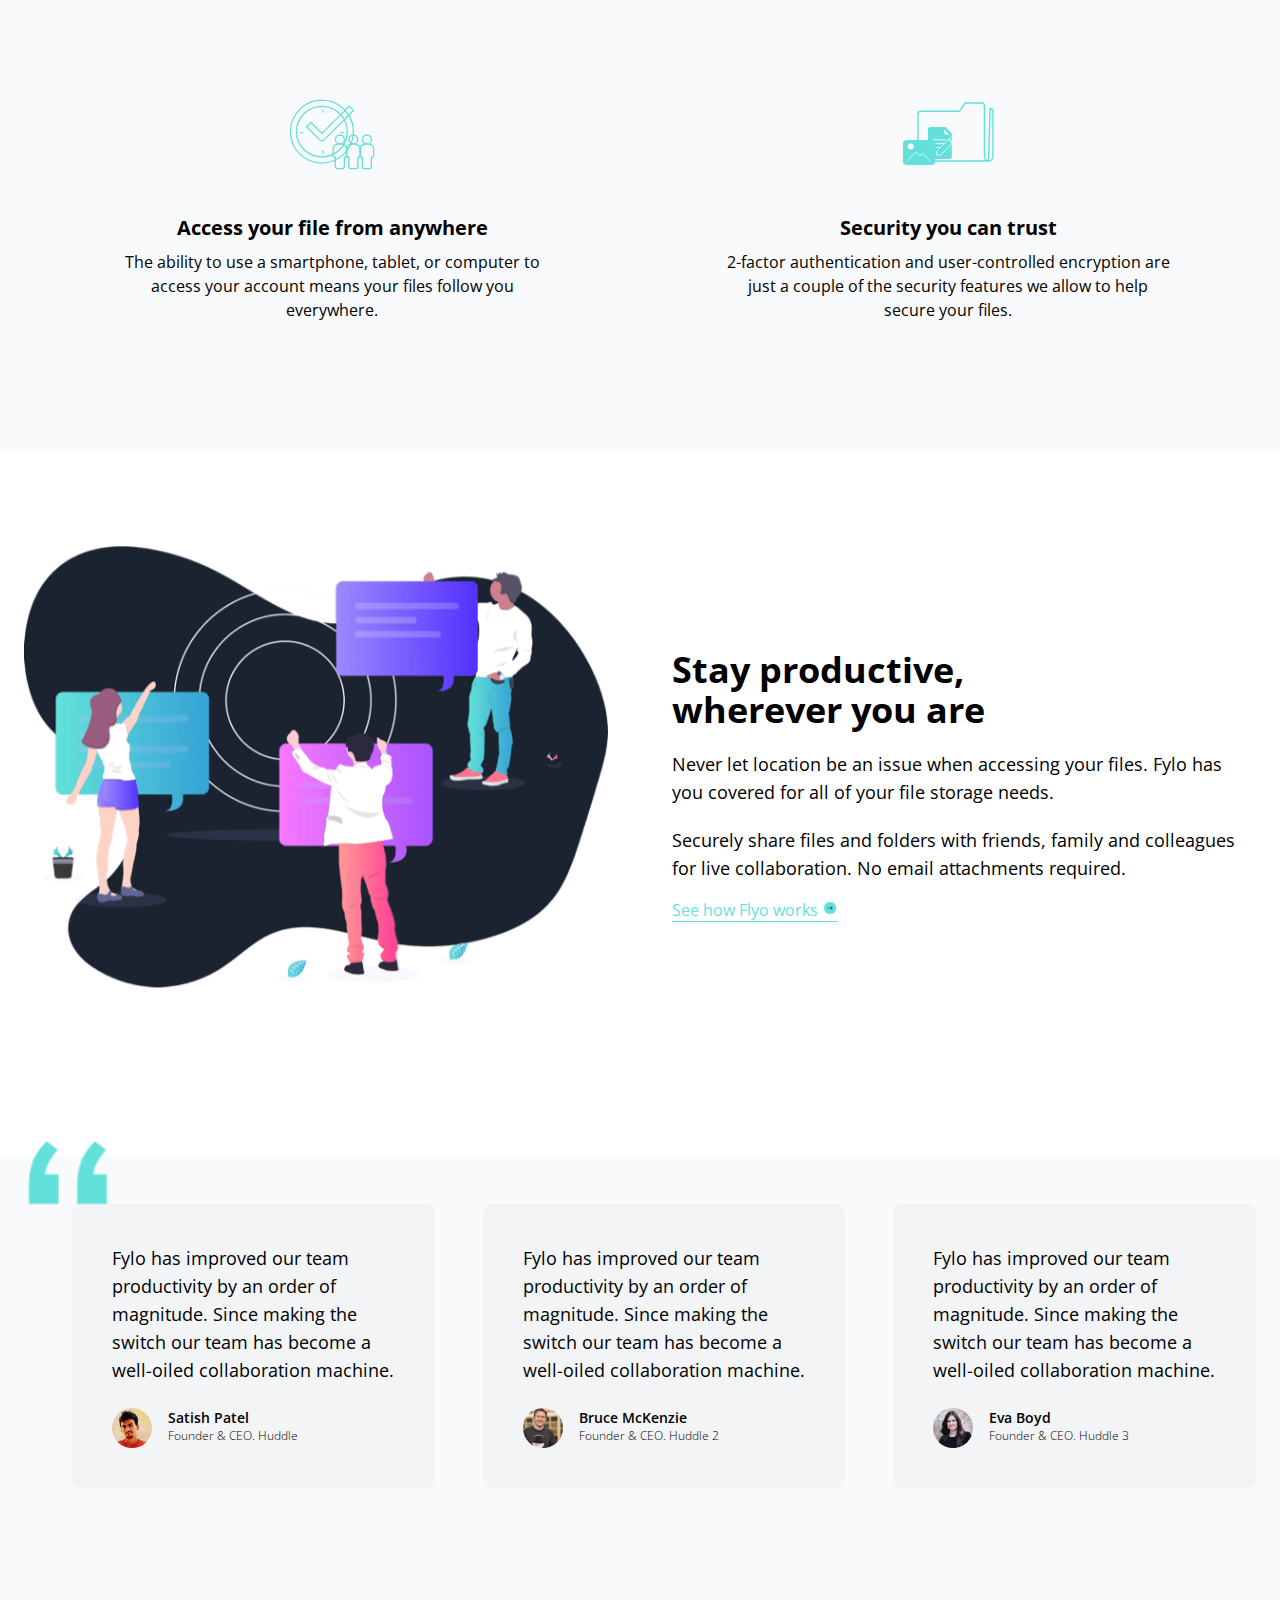
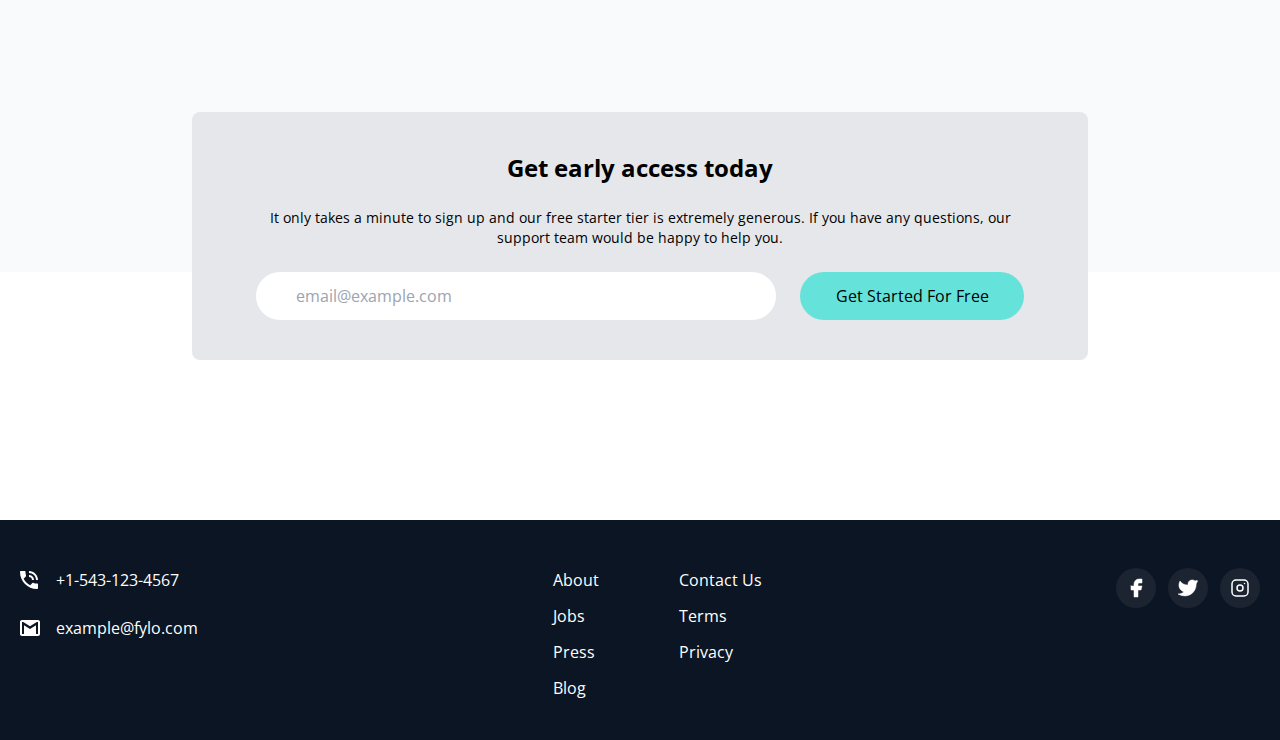
<file: Fylo/index.html>
<!DOCTYPE html>
<html lang="en" class="scroll-smooth">
  <head>
    <meta charset="UTF-8" />
    <meta http-equiv="X-UA-Compatible" content="IE=edge" />
    <meta name="viewport" content="width=device-width, initial-scale=1.0" />
    <link rel="preconnect" href="https://fonts.googleapis.com" />
    <link rel="preconnect" href="https://fonts.gstatic.com" crossorigin />
    <link
      href="https://fonts.googleapis.com/css2?family=Open+Sans:wght@400;700&family=Raleway:ital,wght@0,400;0,700;1,400&display=swap"
      rel="stylesheet"
    />
    <link rel="stylesheet" href="css/style.css" />
    <script>
      if (
        localStorage.getItem("color-theme") === "dark" ||
        (!("color-theme" in localStorage) &&
          window.matchMedia("(prefers-color-scheme: dark)").matches)
      ) {
        document.documentElement.classList.add("dark");
      } else {
        document.documentElement.classList.remove("dark");
      }
    </script>
    <script src="js/script.js" defer></script>
    <title>Fylo Website</title>
  </head>
  <body class="dark:bg-darkBlue dark:text-white font-opensans">
    <!-- Header -->
    <header class="container mx-auto mt-10 px-6 text-center h-40 md:h-20">
      <!-- Dynamic Logo -->
      <div
        class="bg-logo-light-mode dark:bg-logo-dark-mode bg-no-repeat h-20 w-48 mx-auto md:mx-0 md:absolute top-10 left-10"
      ></div>
      <!-- Menu -->
      <div
        class="flex items-center justify-center space-x-4 md:space-x-10 md:absolute top-12 right-10"
      >
        <a href="#features" class="hover:text-accentCyan">Features</a>
        <a href="#testimonials" class="hover:text-accentCyan">Testimonials</a>

        <!-- Dark/Light Mode Button -->
        <button
          id="theme-toggle"
          class="text-gray-500 dark:text-gray-400 hover:bg-gray-100 dark:hover:bg-gray-700 focus:outline-none focus:ring-4 focus:ring-gray-200 dark:focus:ring-gray-700 rounded-lg text-sm p-2 5"
        >
          <!-- Dark SVG Icon -->
          <svg
            id="theme-toggle-dark-icon"
            class="w-5 h-5 hidden"
            fill="currentColor"
            viewBox="0 0 20 20"
            xmlns="http://www.w3.org/2000/svg"
          >
            <path
              d="M17.293 13.293A8 8 0 016.707 2.707a8.001 8.001 0 1010.586 10.586z"
            ></path>
          </svg>
          <!-- Light SVG Icon -->
          <svg
            id="theme-toggle-light-icon"
            class="w-5 h-5 hidden"
            fill="currentColor"
            viewBox="0 0 20 20"
            xmlns="http://www.w3.org/2000/svg"
          >
            <path
              d="M10 2a1 1 0 011 1v1a1 1 0 11-2 0V3a1 1 0 011-1zm4 8a4 4 0 11-8 0 4 4 0 018 0zm-.464 4.95l.707.707a1 1 0 001.414-1.414l-.707-.707a1 1 0 00-1.414 1.414zm2.12-10.607a1 1 0 010 1.414l-.706.707a1 1 0 11-1.414-1.414l.707-.707a1 1 0 011.414 0zM17 11a1 1 0 100-2h-1a1 1 0 100 2h1zm-7 4a1 1 0 011 1v1a1 1 0 11-2 0v-1a1 1 0 011-1zM5.05 6.464A1 1 0 106.465 5.05l-.708-.707a1 1 0 00-1.414 1.414l.707.707zm1.414 8.486l-.707.707a1 1 0 01-1.414-1.414l.707-.707a1 1 0 011.414 1.414zM4 11a1 1 0 100-2H3a1 1 0 000 2h1z"
              fill-rule="evenodd"
              clip-rule="evenodd"
            ></path>
          </svg>
        </button>
      </div>
    </header>

    <!-- Hero Section -->
    <section
      id="hero"
      class="bg-curvy-light-mode dark:bg-curvy-dark-mode bg-no-repeat bg-contain bg-bottom"
    >
      <!-- Hero Container -->
      <div class="container mx-auto px-6 text-center md:pt-20 pb-52">
        <img src="images/illustration-intro.png" alt="" class="mx-auto" />
        <h1
          class="max-w-2xl mx-auto mb-10 text-3xl font-bold leading-normal mt-14 md:text-4xl"
        >
          All your files in one secure location, assessible anywhere.
        </h1>
        <p class="max-w-sm mx-auto mb-10 text-sm md:max-w-xl md:text-lg">
          Fylo stores all your most important files in one secure location.
          Access them wherever you need, share and collaborate with friends
          family, and co-workers.
        </p>
        <button class="p-3 rounded-full w-52 bg-accentCyan hover:scale-95">
          Get Started
        </button>
      </div>
    </section>

    <!-- Features Section -->
    <section id="features" class="pt-12 bg-gray-50 dark:bg-darkBlue1">
      <!-- Features Container -->
      <div class="container mx-auto px-6 pb-32">
        <!-- First Row -->
        <div
          class="flex flex-col space-y-24 text-center md:flex-row md:space-y-0"
        >
          <!-- Item 1 -->
          <div class="flex flex-col items-center space-y-2 md:w-1/2">
            <div class="flex items-center justify-center h-24 mb-6">
              <img src="images/icon-access-anywhere.svg" alt="" />
            </div>
            <h3 class="text-xl font-bold">Access your file from anywhere</h3>
            <p class="max-w-md">
              The ability to use a smartphone, tablet, or computer to access
              your account means your files follow you everywhere.
            </p>
          </div>
          <!-- Item 2 -->
          <div class="flex flex-col items-center space-y-2 md:w-1/2">
            <div class="flex items-center justify-center h-24 mb-6">
              <img src="images/icon-security.svg" alt="" />
            </div>
            <h3 class="text-xl font-bold">Security you can trust</h3>
            <p class="max-w-md">
              2-factor authentication and user-controlled encryption are just a
              couple of the security features we allow to help secure your
              files.
            </p>
          </div>
        </div>

        <!-- Second Row -->
        <div
          class="flex flex-col space-y-24 mt-28 text-center md:flex-row md:space-y-0"
        >
          <!-- Item 3 -->
          <div class="flex flex-col items-center space-y-2 md:w-1/2">
            <div class="flex items-center justify-center h-24 mb-6">
              <img src="images/icon-collaboration.svg" alt="" />
            </div>
            <h3 class="text-xl font-bold">Access your file from anywhere</h3>
            <p class="max-w-md">
              The ability to use a smartphone, tablet, or computer to access
              your account means your files follow you everywhere.
            </p>
          </div>
          <!-- Item 4 -->
          <div class="flex flex-col items-center space-y-2 md:w-1/2">
            <div class="flex items-center justify-center h-24 mb-6">
              <img src="images/icon-any-file.svg" alt="" />
            </div>
            <h3 class="text-xl font-bold">Security you can trust</h3>
            <p class="max-w-md">
              2-factor authentication and user-controlled encryption are just a
              couple of the security features we allow to help secure your
              files.
            </p>
          </div>
        </div>
      </div>
    </section>

    <!-- Productive Section -->
    <section id="productive" class="bg-white dark:bg-darkBlue">
      <!-- Productive Container -->
      <div
        class="container flex flex-col items-center mx-auto px-6 pt-24 pb-32 md:flex-row md:space-x-16"
      >
        <!-- Image -->
        <div class="md:w-1/2">
          <img
            src="images/illustration-stay-productive.png"
            alt=""
            class="mb-10"
          />
        </div>
        <!-- Content -->
        <div class="flex flex-col items-start md:w-1/2">
          <div class="flex flex-col space-y-5">
            <h4 class="max-w-md text-xl font-bold md:text-4xl">
              Stay productive, wherever you are
            </h4>
            <p class="text-md md:text-lg">
              Never let location be an issue when accessing your files. Fylo has
              you covered for all of your file storage needs.
            </p>

            <p class="text-md md:text-lg">
              Securely share files and folders with friends, family and
              colleagues for live collaboration. No email attachments required.
            </p>
          </div>

          <!-- Link -->
          <div class="block mt-4">
            <a href="#" class="border-b border-accentCyan text-accentCyan">
              See how Flyo works
              <img src="images/icon-arrow.svg" alt="" class="inline pb-2" />
            </a>
          </div>
        </div>
      </div>
    </section>

    <!-- Testimonials Section -->
    <section id="testimonials" class="bg-gray-50 dark:bg-darkBlue">
      <!-- Testimonials Container -->
      <div class="container mx-auto px-6 pt-12 pb-80 md:pb-96">
        <!-- Boxes Container -->
        <div
          class="relative flex flex-col w-full space-y-6 md:flex-row md:space-y-0 md:space-x-12"
        >
          <!-- Quotes Image -->
          <img
            src="images/bg-quotes.png"
            alt=""
            class="absolute left-1 -top-2 w-10 md:-top-16 md:w-20"
          />

          <!-- Box 1 -->
          <div
            class="flex flex-col p-10 space-y-6 rounded-lg bg-gray-100 dark:bg-darkBlue3 md:w-1/3"
          >
            <p class="text-sm leading-5 md:text-lg">
              Fylo has improved our team productivity by an order of magnitude.
              Since making the switch our team has become a well-oiled
              collaboration machine.
            </p>
            <!-- Customer Info -->
            <div class="flex space-x-4">
              <img
                src="images/profile-1.jpg"
                alt=""
                class="w-10 h-10 rounded-full"
              />
              <div>
                <h5 class="text-sm font-semibold">Satish Patel</h5>
                <p class="text-xs font-extralight">Founder & CEO. Huddle</p>
              </div>
            </div>
          </div>

          <!-- Box 2 -->
          <div
            class="flex flex-col p-10 space-y-6 rounded-lg bg-gray-100 dark:bg-darkBlue3 md:w-1/3"
          >
            <p class="text-sm leading-5 md:text-lg">
              Fylo has improved our team productivity by an order of magnitude.
              Since making the switch our team has become a well-oiled
              collaboration machine.
            </p>
            <!-- Customer Info -->
            <div class="flex space-x-4">
              <img
                src="images/profile-2.jpg"
                alt=""
                class="w-10 h-10 rounded-full"
              />
              <div>
                <h5 class="text-sm font-semibold">Bruce McKenzie</h5>
                <p class="text-xs font-extralight">Founder & CEO. Huddle 2</p>
              </div>
            </div>
          </div>

          <!-- Box 3 -->
          <div
            class="flex flex-col p-10 space-y-6 rounded-lg bg-gray-100 dark:bg-darkBlue3 md:w-1/3"
          >
            <p class="text-sm leading-5 md:text-lg">
              Fylo has improved our team productivity by an order of magnitude.
              Since making the switch our team has become a well-oiled
              collaboration machine.
            </p>
            <!-- Customer Info -->
            <div class="flex space-x-4">
              <img
                src="images/profile-3.jpg"
                alt=""
                class="w-10 h-10 rounded-full"
              />
              <div>
                <h5 class="text-sm font-semibold">Eva Boyd</h5>
                <p class="text-xs font-extralight">Founder & CEO. Huddle 3</p>
              </div>
            </div>
          </div>
        </div>
      </div>
    </section>

    <!-- Early Access Section -->
    <section id="early-access" class="relative px-6 dark:bg-darkBlue2 md:px-0">
      <div
        class="relative -top-40 max-w-4xl mx-auto p-10 px-6 space-y-6 text-center rounded-lg bg-gray-200 dark:bg-darkBlue1 md:px-16"
      >
        <h5 class="text-2xl font-bold">Get early access today</h5>
        <p class="text-sm">
          It only takes a minute to sign up and our free starter tier is
          extremely generous. If you have any questions, our support team would
          be happy to help you.
        </p>
        <!-- Input & Button Container -->
        <div
          class="flex flex-col items-start space-y-6 md:flex-row md:space-y-0 md:space-x-6"
        >
          <div class="w-full md:flex-1">
            <input
              type="text"
              class="w-full px-10 py-3 rounded-full focus:outline-none"
              placeholder="email@example.com"
            />
          </div>

          <button
            class="w-full p-3 px-6 rounded-full bg-accentCyan md:w-56 hover:scale-95"
          >
            Get Started For Free
          </button>
        </div>
      </div>
    </section>

    <!-- Footer -->
    <footer class="bg-darkBlue2 text-white">
      <div class="container mx-auto pt-12 px-5 pb-10">
        <!-- Flex Container For All Items -->
        <div
          class="flex flex-col justify-between space-y-24 md:flex-row md:space-y-0"
        >
          <!-- Email & Phone -->
          <div class="mt-10 space-y-6">
            <div class="flex items-center space-x-3 md:-mt-10">
              <div class="w-6">
                <img src="images/icon-phone.svg" alt="" class="scale-10" />
              </div>
              <div>+1-543-123-4567</div>
            </div>
            <div class="flex items-center space-x-3">
              <div class="w-6">
                <img src="images/icon-email.svg" alt="" class="scale-10" />
              </div>
              <div>example@fylo.com</div>
            </div>
          </div>

          <!-- Menus -->
          <div
            class="flex flex-col space-y-10 text-xl md:text-base md:space-x-20 md:space-y-0 md:flex-row"
          >
            <div class="flex flex-col space-y-3">
              <a href="#">About</a>
              <a href="#">Jobs</a>
              <a href="#">Press</a>
              <a href="#">Blog</a>
            </div>
            <div class="flex flex-col space-y-3">
              <a href="#">Contact Us</a>
              <a href="#">Terms</a>
              <a href="#">Privacy</a>
            </div>
          </div>

          <!-- Social -->
          <div class="flex justify-center pb-10 space-x-3">
            <div>
              <a href="#">
                <img
                  src="images/facebook.svg"
                  alt=""
                  class="p-2 bg-darkBlue rounded-full ficon"
                />
              </a>
            </div>
            <div>
              <a href="#">
                <img
                  src="images/twitter.svg"
                  alt=""
                  class="p-2 bg-darkBlue rounded-full ficon"
                />
              </a>
            </div>
            <div>
              <a href="#">
                <img
                  src="images/instagram.svg"
                  alt=""
                  class="p-2 bg-darkBlue rounded-full ficon"
                />
              </a>
            </div>
          </div>
        </div>
      </div>
    </footer>
  </body>
</html>
</file>
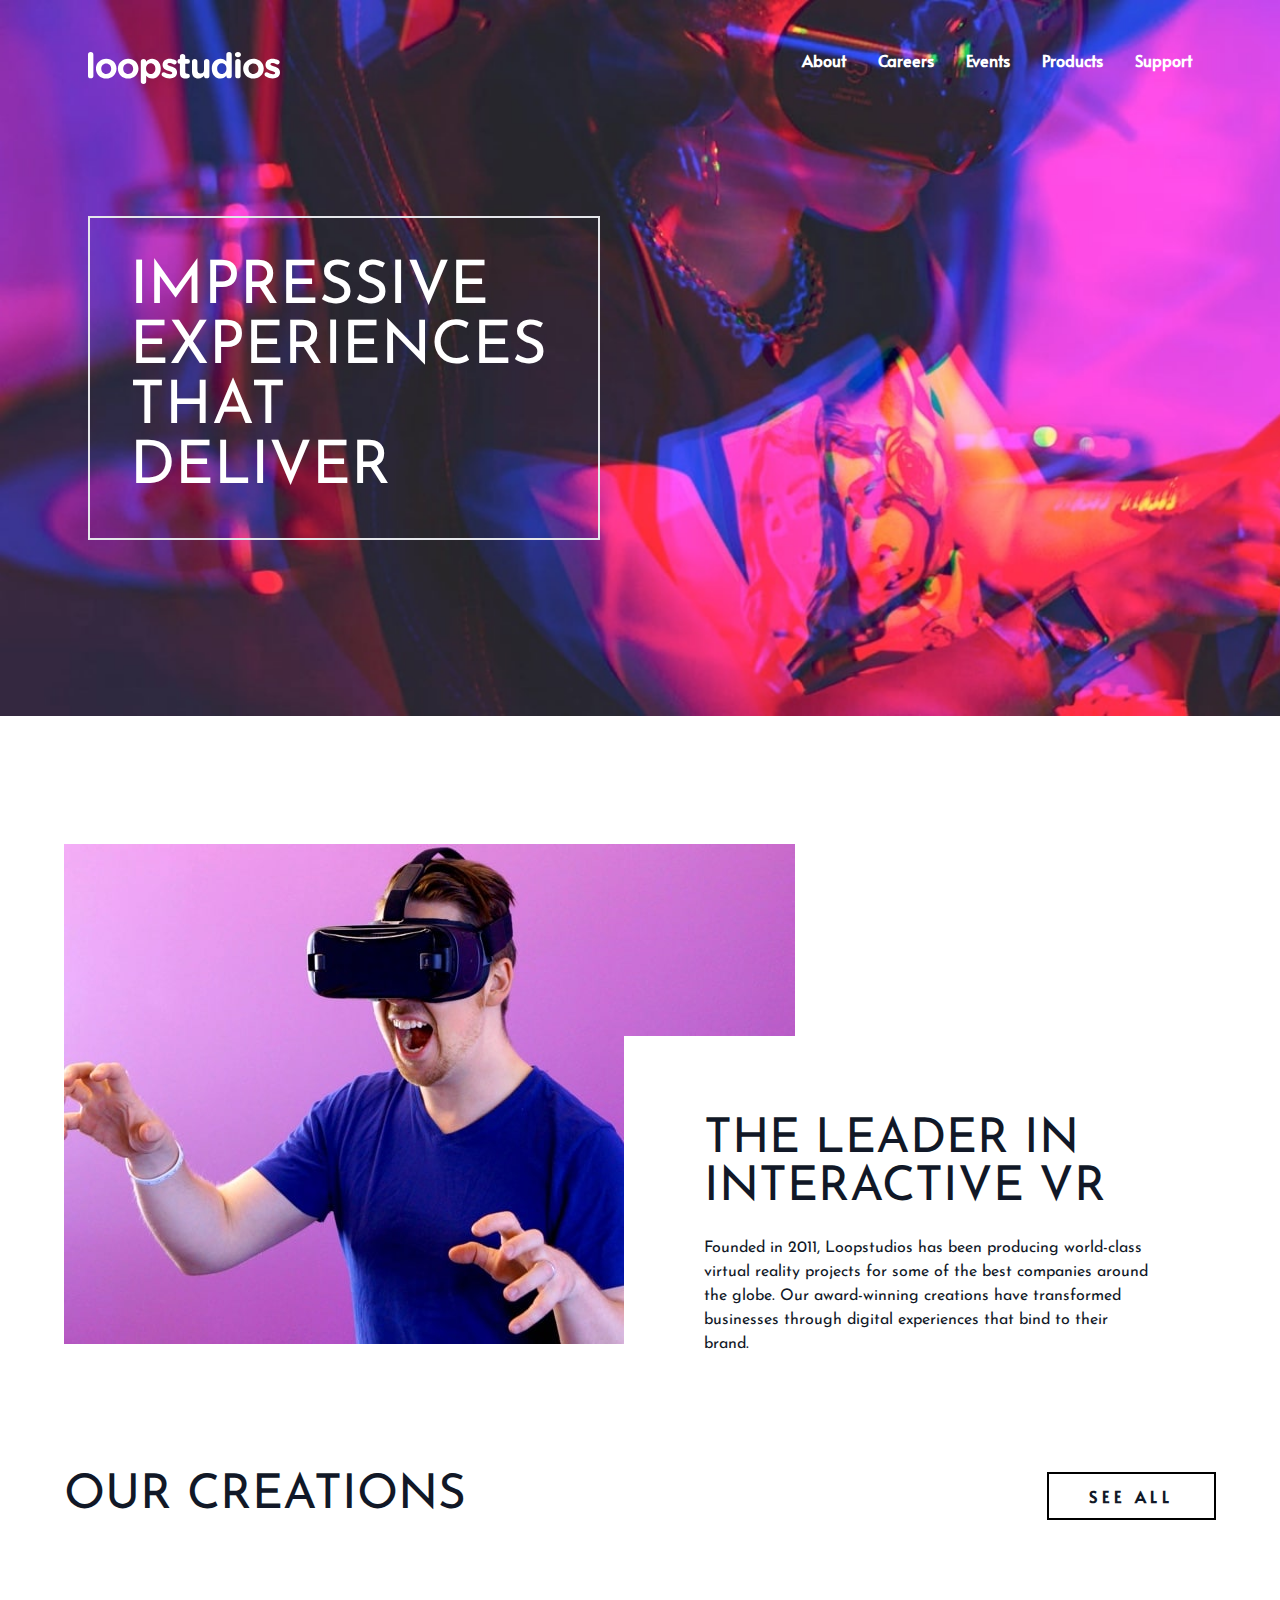
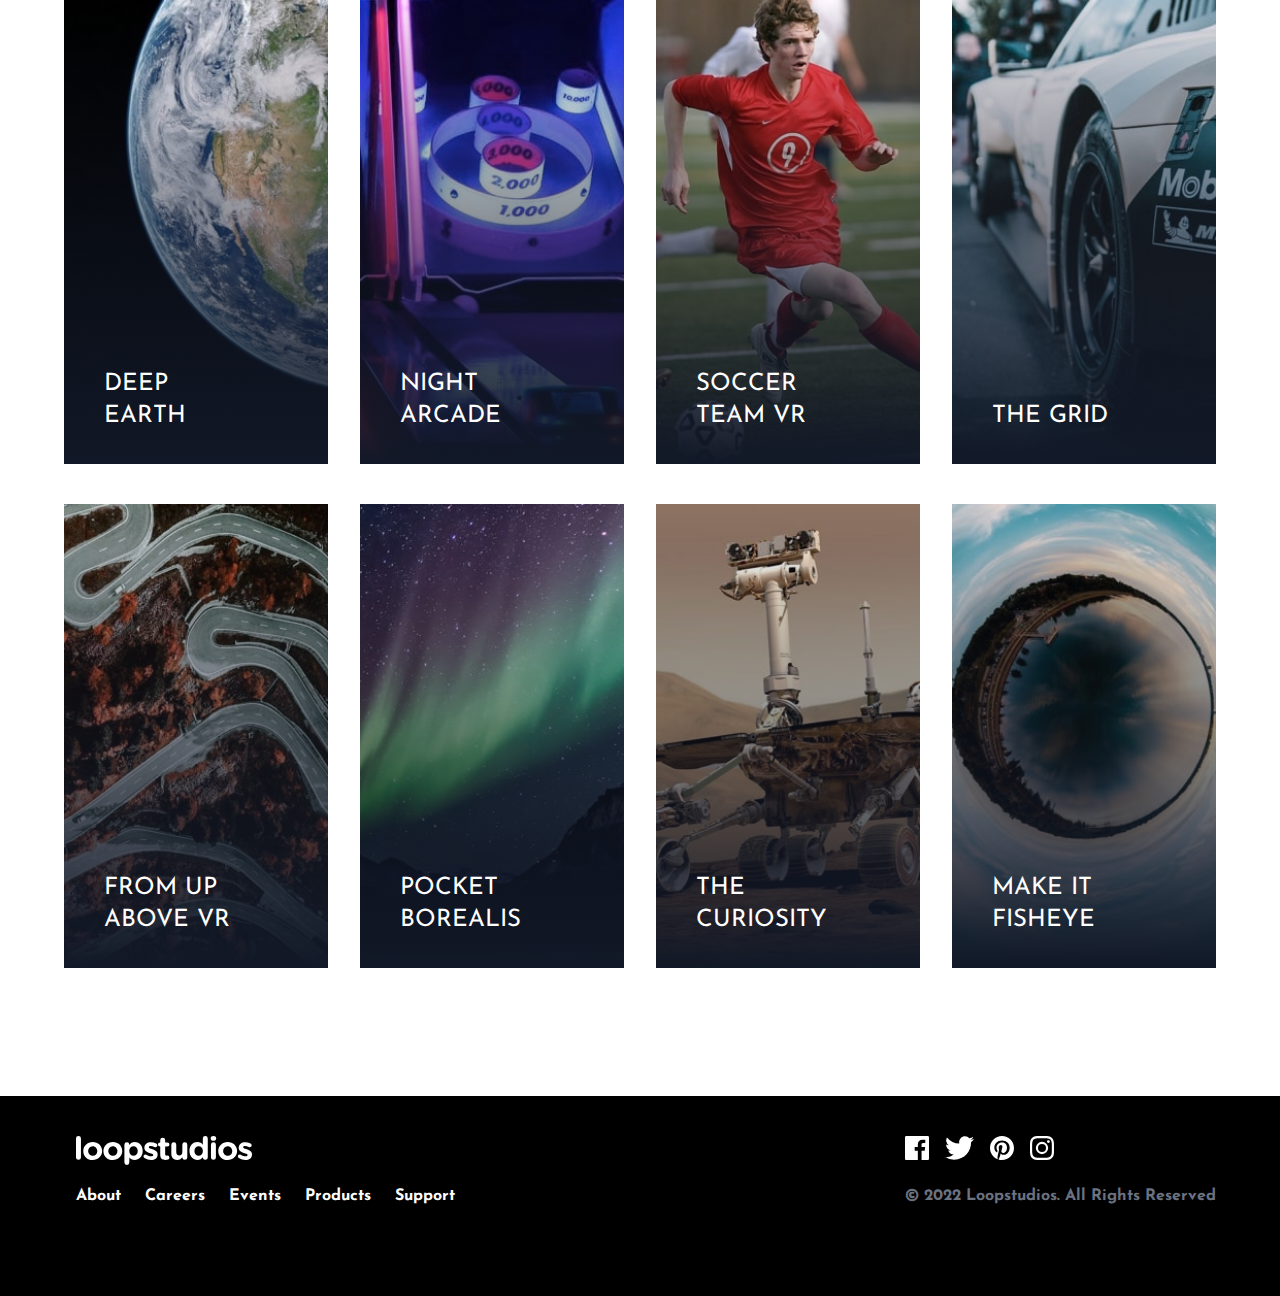
<file: Loopstudios/index.html>
<!DOCTYPE html>
<html lang="en">
  <head>
    <meta charset="UTF-8" />
    <meta http-equiv="X-UA-Compatible" content="IE=edge" />
    <meta name="viewport" content="width=device-width, initial-scale=1.0" />
    <link rel="preconnect" href="https://fonts.googleapis.com" />
    <link rel="preconnect" href="https://fonts.gstatic.com" crossorigin />
    <link
      href="https://fonts.googleapis.com/css2?family=Alata&family=Josefin+Sans:wght@300&display=swap"
      rel="stylesheet"
    />
    <script src="./js/script.js" defer></script>
    <link rel="stylesheet" href="./css/style.css" />
    <title>Loopstudios</title>
  </head>
  <body>
    <!-- Hero Section -->
    <section id="hero">
      <!-- Hero Container -->
      <div class="container max-w-6xl mx-auto px-6 py-12">
        <!-- Menu/Logo Container -->
        <nav class="flex items-center justify-between font-bold text-white">
          <!-- Logo -->
          <img src="./images/logo.svg" alt="" />
          <!-- Menu -->
          <div class="hidden h-10 font-alata md:flex md:space-x-8">
            <div class="group">
              <a href="#">About</a>
              <div
                class="mx-2 group-hover:border-b group-hover:border-blue-50"
              ></div>
            </div>
            <div class="group">
              <a href="#">Careers</a>
              <div
                class="mx-2 group-hover:border-b group-hover:border-blue-50"
              ></div>
            </div>
            <div class="group">
              <a href="#">Events</a>
              <div
                class="mx-2 group-hover:border-b group-hover:border-blue-50"
              ></div>
            </div>
            <div class="group">
              <a href="#">Products</a>
              <div
                class="mx-2 group-hover:border-b group-hover:border-blue-50"
              ></div>
            </div>
            <div class="group">
              <a href="#">Support</a>
              <div
                class="mx-2 group-hover:border-b group-hover:border-blue-50"
              ></div>
            </div>
          </div>
          <!-- Hamburger Button -->
          <div class="md:hidden">
            <button
              id="menu-btn"
              type="button"
              class="z-40 block hamburger md:hidden focus:outline-none"
            >
              <span class="hamburger-top"></span>
              <span class="hamburger-middle"></span>
              <span class="hamburger-bottom"></span>
            </button>
          </div>
        </nav>

        <!-- Mobile Menu -->
        <div
          id="menu"
          class="absolute top-0 bottom-0 left-0 hidden flex-col self-end w-full min-h-screen py-1 pt-40 pl-12 space-y-3 text-lg text-white uppercase bg-black"
        >
          <a href="#" class="hover:text-pink-500">About</a>
          <a href="#" class="hover:text-pink-500">Careers</a>
          <a href="#" class="hover:text-pink-500">Events</a>
          <a href="#" class="hover:text-pink-500">Products</a>
          <a href="#" class="hover:text-pink-500">Support</a>
        </div>

        <div
          class="max-w-lg mt-32 mb-32 p-4 font-sans text-4xl text-white uppercase border-2 md:p-10 md:m-32 md:mx-0 md:text-6xl"
        >
          Impressive Experiences That Deliver
        </div>
      </div>
    </section>

    <!-- Feature Section -->
    <section id="feature">
      <!-- Feature Container -->
      <div
        class="relative container flex flex-col max-w-6xl mx-auto my-32 px-6 text-gray-900 md:flex-row md:px-0"
      >
        <!-- Image -->
        <img src="./images/desktop/image-interactive.jpg" alt="" />

        <!-- Text Container -->
        <div
          class="top-48 pr-0 bg-white md:absolute md:right-0 md:py-20 md:pl-20"
        >
          <h2
            class="max-w-lg mt-10 mb-6 font-sans text-4xl text-center text-gray-900 uppercase md:text-5xl md:mt-0 md:text-left"
          >
            The leader in interactive VR
          </h2>

          <p class="max-w-md text-center md:text-left">
            Founded in 2011, Loopstudios has been producing world-class virtual
            reality projects for some of the best companies around the globe.
            Our award-winning creations have transformed businesses through
            digital experiences that bind to their brand.
          </p>
        </div>
      </div>
    </section>

    <!-- Creations Section -->
    <section id="creations">
      <!-- Creations Container -->
      <div class="container max-w-6xl mx-auto my-32 px-6 text-gray-900 md:px-0">
        <!-- Creations Header -->
        <div class="flex justify-center mb-20 md:justify-between">
          <h2 class="text-4xl text-center uppercase md:text-left md:text-5xl">
            Our Creations
          </h2>

          <button class="hidden btn md:block">See All</button>
        </div>

        <!-- Items Container -->
        <div class="item-container">
          <!-- Item 1 -->
          <div class="group item">
            <!-- Desktop Image -->
            <img
              src="./images/desktop/image-deep-earth.jpg"
              alt=""
              class="hidden w-full duration-200 md:block group-hover:scale-110"
            />
            <!-- Mobile Image -->
            <img
              src="./images/mobile/image-deep-earth.jpg"
              alt=""
              class="w-full md:hidden"
            />
            <!-- Item Gradient -->
            <div class="item-gradient"></div>
            <!-- Item Text -->
            <h5>Deep Earth</h5>
          </div>

          <!-- Item 2 -->
          <div class="group item">
            <!-- Desktop Image -->
            <img
              src="./images/desktop/image-night-arcade.jpg"
              alt=""
              class="hidden w-full duration-200 md:block group-hover:scale-110"
            />
            <!-- Mobile Image -->
            <img
              src="./images/mobile/image-night-arcade.jpg"
              alt=""
              class="w-full md:hidden"
            />
            <!-- Item Gradient -->
            <div class="item-gradient"></div>
            <!-- Item Text -->
            <h5>Night Arcade</h5>
          </div>

          <!-- Item 3 -->
          <div class="group item">
            <!-- Desktop Image -->
            <img
              src="./images/desktop/image-soccer-team.jpg"
              alt=""
              class="hidden w-full duration-200 md:block group-hover:scale-110"
            />
            <!-- Mobile Image -->
            <img
              src="./images/mobile/image-soccer-team.jpg"
              alt=""
              class="w-full md:hidden"
            />
            <!-- Item Gradient -->
            <div class="item-gradient"></div>
            <!-- Item Text -->
            <h5>Soccer Team VR</h5>
          </div>

          <!-- Item 4 -->
          <div class="group item">
            <!-- Desktop Image -->
            <img
              src="./images/desktop/image-grid.jpg"
              alt=""
              class="hidden w-full duration-200 md:block group-hover:scale-110"
            />
            <!-- Mobile Image -->
            <img
              src="./images/mobile/image-grid.jpg"
              alt=""
              class="w-full md:hidden"
            />
            <!-- Item Gradient -->
            <div class="item-gradient"></div>
            <!-- Item Text -->
            <h5>The Grid</h5>
          </div>
        </div>

        <!-- Item Container 2 -->
        <div class="item-container mt-10">
          <!-- Item 1 -->
          <div class="group item">
            <!-- Desktop Image -->
            <img
              src="./images/desktop/image-from-above.jpg"
              alt=""
              class="hidden w-full duration-200 md:block group-hover:scale-110"
            />
            <!-- Mobile Image -->
            <img
              src="./images/mobile/image-from-above.jpg"
              alt=""
              class="w-full md:hidden"
            />
            <!-- Item Gradient -->
            <div class="item-gradient"></div>
            <!-- Item Text -->
            <h5>From Up Above VR</h5>
          </div>

          <!-- Item 2 -->
          <div class="group item">
            <!-- Desktop Image -->
            <img
              src="./images/desktop/image-pocket-borealis.jpg"
              alt=""
              class="hidden w-full duration-200 md:block group-hover:scale-110"
            />
            <!-- Mobile Image -->
            <img
              src="./images/mobile/image-pocket-borealis.jpg"
              alt=""
              class="w-full md:hidden"
            />
            <!-- Item Gradient -->
            <div class="item-gradient"></div>
            <!-- Item Text -->
            <h5>Pocket Borealis</h5>
          </div>

          <!-- Item 3 -->
          <div class="group item">
            <!-- Desktop Image -->
            <img
              src="./images/desktop/image-curiosity.jpg"
              alt=""
              class="hidden w-full duration-200 md:block group-hover:scale-110"
            />
            <!-- Mobile Image -->
            <img
              src="./images/mobile/image-curiosity.jpg"
              alt=""
              class="w-full md:hidden"
            />
            <!-- Item Gradient -->
            <div class="item-gradient"></div>
            <!-- Item Text -->
            <h5>The Curiosity</h5>
          </div>

          <!-- Item 4 -->
          <div class="group item">
            <!-- Desktop Image -->
            <img
              src="./images/desktop/image-fisheye.jpg"
              alt=""
              class="hidden w-full duration-200 md:block group-hover:scale-110"
            />
            <!-- Mobile Image -->
            <img
              src="./images/mobile/image-fisheye.jpg"
              alt=""
              class="w-full md:hidden"
            />
            <!-- Item Gradient -->
            <div class="item-gradient"></div>
            <!-- Item Text -->
            <h5>Make It Fisheye</h5>
          </div>
        </div>
        <!-- Bottom Button Container -->
        <div class="flex justify-center mt-10 md:hidden">
          <button class="btn w-full md:hidden">See All</button>
        </div>
      </div>
    </section>

    <footer class="bg-black">
      <!-- Container -->
      <div class="container max-w-6xl py-10 mx-auto">
        <!-- Footer Flex Container -->
        <div
          class="flex flex-col items-center mb-8 space-y-6 md:flex-row md:space-y-0 md:justify-between md:items-start"
        >
          <!-- Menu & Logo Container -->
          <div
            class="flex flex-col items-center space-y-8 md:items-start md:space-y-4"
          >
            <!-- Logo -->
            <div class="h-8">
              <img src="./images/logo.svg" alt="" class="w-44 md:ml-3" />
            </div>
            <!-- Menu Container -->
            <div
              class="flex flex-col items-center space-y-4 font-bold text-white md:flex-row md:space-y-0 md:space-x-6 md:ml-3"
            >
              <!-- Item 1 -->
              <div class="h-10 group">
                <a href="#">About</a>
                <div
                  class="mx-2 group-hover:border-b group-hover:border-blue-50"
                ></div>
              </div>
              <!-- Item 2 -->
              <div class="h-10 group">
                <a href="#">Careers</a>
                <div
                  class="mx-2 group-hover:border-b group-hover:border-blue-50"
                ></div>
              </div>
              <!-- Item 3 -->
              <div class="h-10 group">
                <a href="#">Events</a>
                <div
                  class="mx-2 group-hover:border-b group-hover:border-blue-50"
                ></div>
              </div>
              <!-- Item 4 -->
              <div class="h-10 group">
                <a href="#">Products</a>
                <div
                  class="mx-2 group-hover:border-b group-hover:border-blue-50"
                ></div>
              </div>
              <!-- Item 5 -->
              <div class="h-10 group">
                <a href="#">Support</a>
                <div
                  class="mx-2 group-hover:border-b group-hover:border-blue-50"
                ></div>
              </div>
            </div>
          </div>

          <!-- Social & Copy Container -->
          <div
            class="flex flex-col items-start justify-between space-y-4 text-gray-500"
          >
            <!-- icons Container -->
            <div
              class="flex items-center justify-center mx-auto space-x-4 md:justify-end md:mx-0"
            >
              <!-- Icon 1 -->
              <div class="h-8 group">
                <a href="#">
                  <img src="./images/icon-facebook.svg" alt="" class="h-6" />
                </a>
              </div>
              <!-- Icon 2 -->
              <div class="h-8 group">
                <a href="#">
                  <img src="./images/icon-twitter.svg" alt="" class="h-6" />
                </a>
              </div>
              <!-- Icon 3 -->
              <div class="h-8 group">
                <a href="#">
                  <img src="./images/icon-pinterest.svg" alt="" class="h-6" />
                </a>
              </div>
              <!-- Icon 4 -->
              <div class="h-8 group">
                <a href="#">
                  <img src="./images/icon-instagram.svg" alt="" class="h-6" />
                </a>
              </div>
            </div>

            <!-- Copy -->
            <div class="font-bold">
              &copy; 2022 Loopstudios. All Rights Reserved
            </div>
          </div>
        </div>
      </div>
    </footer>
  </body>
</html>
</file>
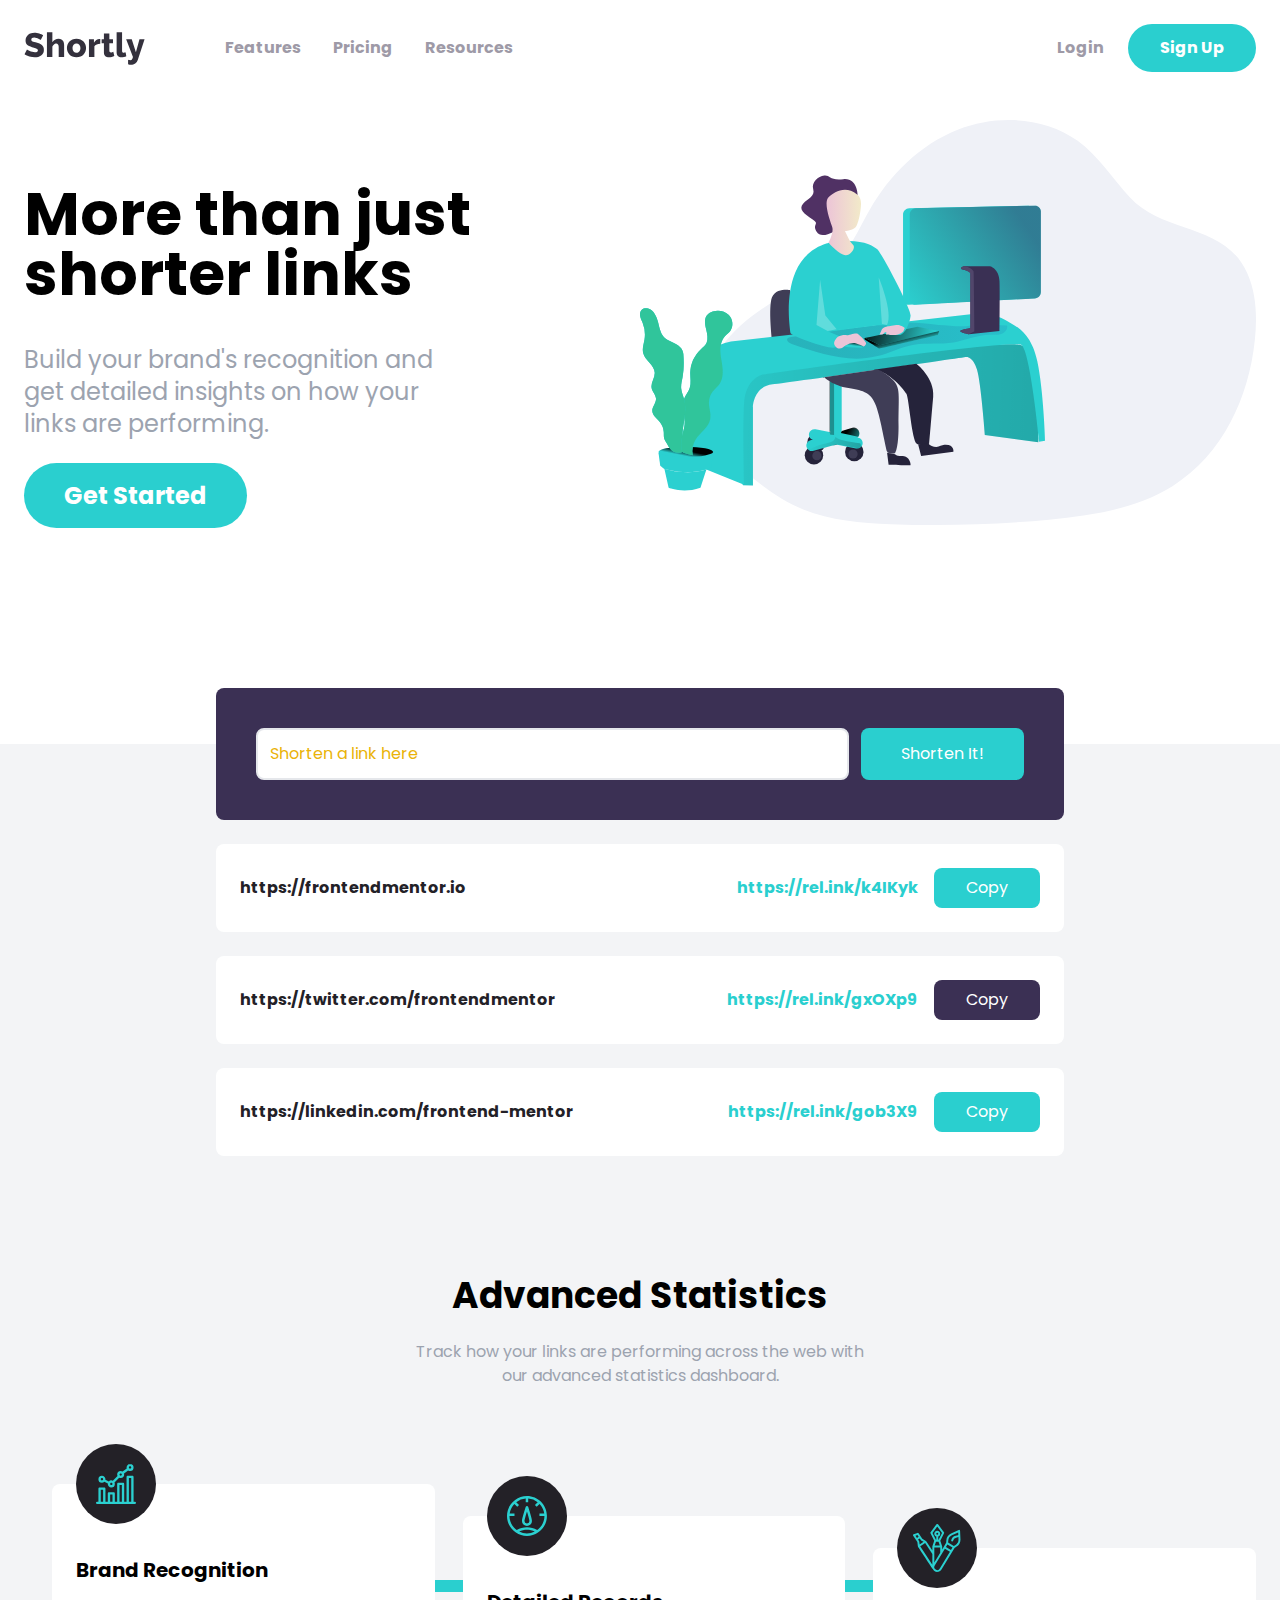
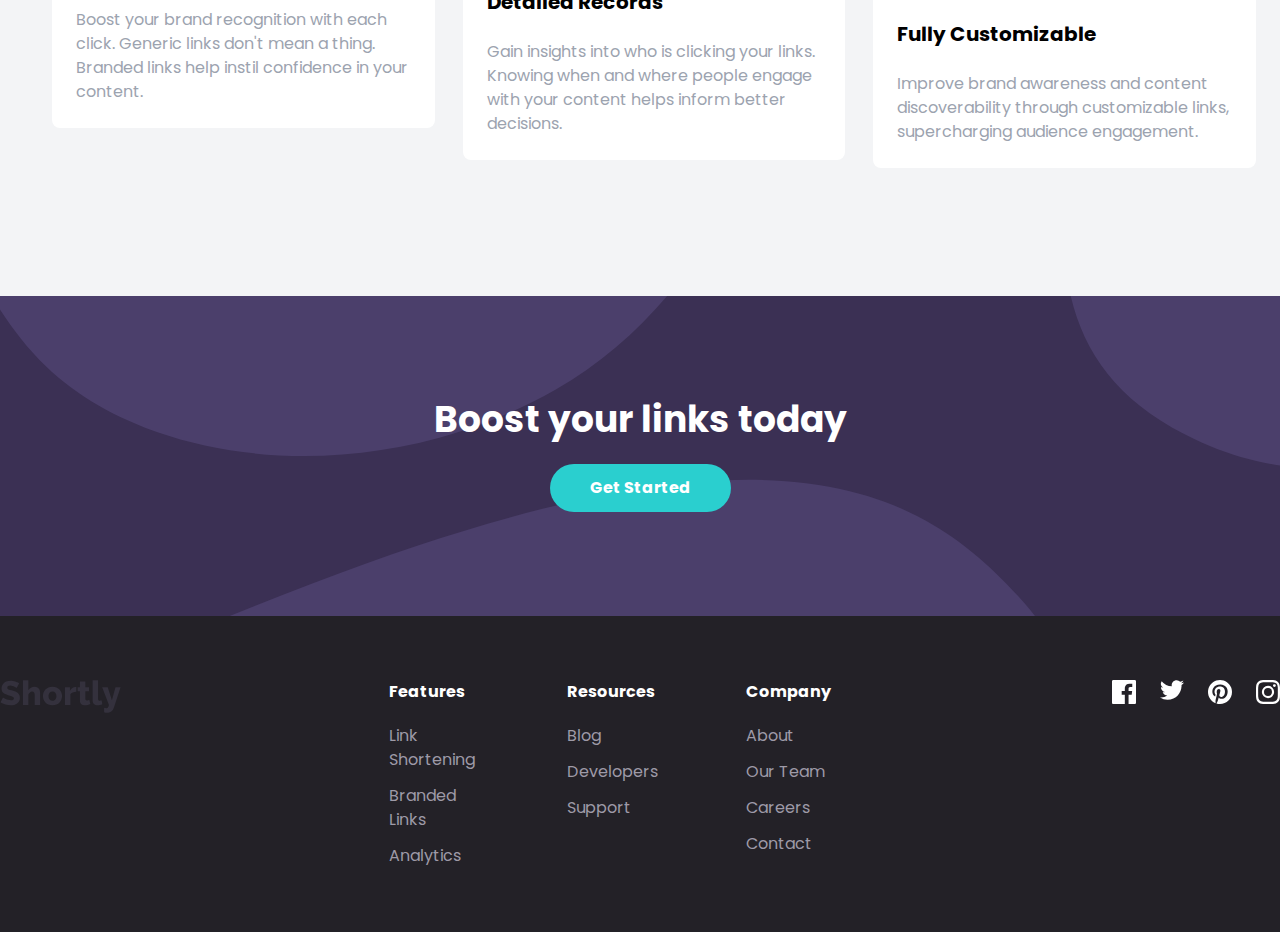
<file: Shortly/index.html>
<!DOCTYPE html>
<html lang="en">
  <head>
    <meta charset="UTF-8" />
    <meta http-equiv="X-UA-Compatible" content="IE=edge" />
    <meta name="viewport" content="width=device-width, initial-scale=1.0" />
    <link
      rel="shortcut icon"
      type="image/png"
      href="images/favicon-32x32.png"
    />
    <link rel="preconnect" href="https://fonts.googleapis.com" />
    <link rel="preconnect" href="https://fonts.gstatic.com" crossorigin />
    <link
      href="https://fonts.googleapis.com/css2?family=Alata&family=Poppins:wght@400;500;700&display=swap"
      rel="stylesheet"
    />
    <link rel="stylesheet" href="css/style.css" />
    <script src="js/script.js" defer></script>
    <title>Shortly</title>
  </head>
  <body>
    <!-- Nav Container -->
    <nav class="relative container mx-auto p-6">
      <!-- Flex Container For All Items -->
      <div class="flex items-center justify-between">
        <!-- Flex Container For Logo/Menu -->
        <div class="flex items-center space-x-20">
          <!-- Logo -->
          <img src="images/logo.svg" alt="" />
          <!-- Left Menu -->
          <div class="hidden space-x-8 font-bold lg:flex">
            <a href="#" class="text-grayishViolet hover:text-veryDarkViolet"
              >Features</a
            >
            <a href="#" class="text-grayishViolet hover:text-veryDarkViolet"
              >Pricing</a
            >
            <a href="#" class="text-grayishViolet hover:text-veryDarkViolet"
              >Resources</a
            >
          </div>
        </div>

        <!-- Right Buttons Menu -->
        <div
          class="hidden items-center space-x-6 font-bold text-grayishViolet lg:flex"
        >
          <div class="hover:text-veryDarkViolet">Login</div>
          <a
            href="#"
            class="px-8 py-3 font-bold text-white bg-cyan rounded-full hover:opacity-70"
            >Sign Up</a
          >
        </div>

        <!-- Hamburger Button -->
        <button
          id="menu-btn"
          class="block hamburger lg:hidden focus:outline-none"
          type="button"
        >
          <span class="hamburger-top"></span>
          <span class="hamburger-middle"></span>
          <span class="hamburger-bottom"></span>
        </button>
      </div>

      <!-- Mobile Menu -->
      <div
        id="menu"
        class="absolute hidden p-6 rounded-lg bg-darkViolet left-6 right-6 top-20 z-100"
      >
        <div
          class="flex flex-col items-center justify-center w-full space-y-6 font-bold text-white rounded-sm"
        >
          <a href="#" class="w-full text-center">Features</a>
          <a href="#" class="w-full text-center">Pricing</a>
          <a href="#" class="w-full text-center">Resources</a>
          <a href="#" class="w-full pt-6 border-t border-gray-400 text-center"
            >Login</a
          >
          <a href="#" class="w-full py-3 text-center rounded-full bg-cyan"
            >Sign Up</a
          >
        </div>
      </div>
    </nav>

    <!-- Hero Section -->
    <section id="hero">
      <!-- Hero Container -->
      <div class="container flex flex-col-reverse mx-auto p-6 lg:flex-row">
        <!-- Content Container -->
        <div class="flex flex-col space-y-10 mb-44 lg:mt-16 lg:w-1/2 xl:mb-52">
          <h1
            class="text-5xl font-bold text-center lg:text-6xl lg:max-w-md lg:text-left"
          >
            More than just shorter links
          </h1>
          <p
            class="text-2xl text-center text-gray-400 lg:max-w-md lg:text-left"
          >
            Build your brand's recognition and get detailed insights on how your
            links are performing.
          </p>
          <div class="mx-auto lg:mx-0">
            <a
              href="#"
              class="py-5 px-10 text-2xl font-bold text-white bg-cyan rounded-full lg:py-4 hover:opacity-70"
              >Get Started</a
            >
          </div>
        </div>

        <!-- Image -->
        <div class="mb-24 mx-auto md:w-180 lg:mb-0 lg:w-1/2">
          <img src="images/illustration-working.svg" alt="" />
        </div>
      </div>
    </section>

    <!-- Shorten Section -->
    <section id="shorten" class="relative bg-gray-100">
      <!-- Shorten Container -->
      <div class="max-w-4xl mx-auto p-6 space-y-6">
        <!-- Form -->
        <form
          id="link-form"
          class="relative flex flex-col w-full p-10 -mt-20 space-y-4 bg-darkViolet rounded-lg md:flex-row md:space-y-0 md:space-x-3"
        >
          <input
            type="text"
            class="flex-1 p-3 border-2 rounded-lg placeholder-yellow-500 focus:outline-none"
            placeholder="Shorten a link here"
            id="link-input"
          />

          <button
            class="px-10 py-3 text-white bg-cyan rounded-lg hover:bg-cyanLight focus:outline-none md:py-2"
          >
            Shorten It!
          </button>

          <!-- Error Message -->
          <div
            id="err-msg"
            class="absolute left-7 bottom-3 text-red text-sm italic"
          ></div>
        </form>

        <!-- Link 1 -->
        <div
          class="flex flex-col items-center justify-between w-full p-6 bg-white rounded-lg md:flex-row"
        >
          <p class="font-bold text-center text-veryDarkViolet md:text-left">
            https://frontendmentor.io
          </p>

          <div
            class="flex flex-col items-center justify-end flex-1 space-x-4 space-y-2 md:flex-row md:space-y-0"
          >
            <div class="font-bold text-cyan">https://rel.ink/k4IKyk</div>
            <button
              class="p-2 px-8 text-white bg-cyan rounded-lg hover:opacity-70 focus:outline-none"
            >
              Copy
            </button>
          </div>
        </div>

        <!-- Link 2 -->
        <div
          class="flex flex-col items-center justify-between w-full p-6 bg-white rounded-lg md:flex-row"
        >
          <p class="font-bold text-center text-veryDarkViolet md:text-left">
            https://twitter.com/frontendmentor
          </p>

          <div
            class="flex flex-col items-center justify-end flex-1 space-x-4 space-y-2 md:flex-row md:space-y-0"
          >
            <div class="font-bold text-cyan">https://rel.ink/gxOXp9</div>
            <button
              class="p-2 px-8 text-white bg-darkViolet rounded-lg hover:opacity-70 focus:outline-none"
            >
              Copy
            </button>
          </div>
        </div>

        <!-- Link 3 -->
        <div
          class="flex flex-col items-center justify-between w-full p-6 bg-white rounded-lg md:flex-row"
        >
          <p class="font-bold text-center text-veryDarkViolet md:text-left">
            https://linkedin.com/frontend-mentor
          </p>

          <div
            class="flex flex-col items-center justify-end flex-1 space-x-4 space-y-2 md:flex-row md:space-y-0"
          >
            <div class="font-bold text-cyan">https://rel.ink/gob3X9</div>
            <button
              class="p-2 px-8 text-white bg-cyan rounded-lg hover:opacity-70 focus:outline-none"
            >
              Copy
            </button>
          </div>
        </div>
      </div>
    </section>

    <!-- Stats Section -->
    <section id="stats" class="py-24 bg-gray-100">
      <div class="container mx-auto px-3">
        <h2 class="text-4xl mb-6 font-bold text-center">Advanced Statistics</h2>
        <p class="max-w-xs mx-auto text-center text-gray-400 md:max-w-md">
          Track how your links are performing across the web with our advanced
          statistics dashboard.
        </p>
      </div>
    </section>

    <!-- Feature Box Section -->
    <section id="features" class="pb-32 bg-gray-100">
      <div
        class="relative container flex flex-col items-start px-6 mx-auto md:flex-row md:space-x-7"
      >
        <!-- Horizontal Line -->
        <div
          class="hidden absolute top-24 w-10/12 left-16 h-3 bg-cyan md:block"
        ></div>
        <!-- Vertical Line -->
        <div class="absolute w-2 left-1/2 h-full -ml-1 bg-cyan md:hidden"></div>

        <!-- Box 1 -->
        <div
          class="relative flex flex-col p-6 space-y-6 bg-white rounded-lg md:w-1/3"
        >
          <!-- Image Positioning -->
          <div class="absolute -ml-10 left-1/2 -top-10 md:left-16">
            <!-- Image Container For Background & Center -->
            <div
              class="flex items-center justify-center w-20 h-20 p-4 rounded-full bg-veryDarkViolet"
            >
              <img src="images/icon-brand-recognition.svg" alt="" />
            </div>
          </div>
          <h5
            class="pt-6 text-xl font-bold text-center capitalize md:text-left"
          >
            Brand Recognition
          </h5>
          <p class="text-center text-gray-400 md:text-left">
            Boost your brand recognition with each click. Generic links don't
            mean a thing. Branded links help instil confidence in your content.
          </p>
        </div>

        <!-- Box 2 -->
        <div
          class="relative flex flex-col mt-24 p-6 space-y-6 bg-white rounded-lg md:mt-8 md:w-1/3"
        >
          <!-- Image Positioning -->
          <div class="absolute -ml-10 left-1/2 -top-10 md:left-16">
            <!-- Image Container For Background & Center -->
            <div
              class="flex items-center justify-center w-20 h-20 p-4 rounded-full bg-veryDarkViolet"
            >
              <img src="images/icon-detailed-records.svg" alt="" />
            </div>
          </div>
          <h5
            class="pt-6 text-xl font-bold text-center capitalize md:text-left"
          >
            Detailed records
          </h5>
          <p class="text-center text-gray-400 md:text-left">
            Gain insights into who is clicking your links. Knowing when and
            where people engage with your content helps inform better decisions.
          </p>
        </div>

        <!-- Box 3 -->
        <div
          class="relative flex flex-col mt-24 p-6 space-y-6 bg-white rounded-lg md:mt-16 md:w-1/3"
        >
          <!-- Image Positioning -->
          <div class="absolute -ml-10 left-1/2 -top-10 md:left-16">
            <!-- Image Container For Background & Center -->
            <div
              class="flex items-center justify-center w-20 h-20 p-4 rounded-full bg-veryDarkViolet"
            >
              <img src="images/icon-fully-customizable.svg" alt="" />
            </div>
          </div>
          <h5
            class="pt-6 text-xl font-bold text-center capitalize md:text-left"
          >
            Fully customizable
          </h5>
          <p class="text-center text-gray-400 md:text-left">
            Improve brand awareness and content discoverability through
            customizable links, supercharging audience engagement.
          </p>
        </div>
      </div>
    </section>

    <!-- CTA Section -->
    <section id="cta" class="py-24 bg-darkViolet">
      <div class="flex flex-col p-2 space-y-6">
        <h5
          class="mx-auto space-y-10 text-4xl font-bold text-center text-white"
        >
          Boost your links today
        </h5>
        <button
          class="px-10 py-5 mx-auto text-2xl font-bold text-white rounded-full bg-cyan hover:bg-cyanLlight md:text-base md:py-3 focus:outline-none"
        >
          Get Started
        </button>
      </div>
    </section>

    <footer class="py-16 bg-veryDarkViolet">
      <div
        class="container flex flex-col items-center justify-between mx-auto space-y-16 md:flex-row md:space-y-0 md:items-start"
      >
        <!-- Logo -->
        <img src="images/logo.svg" alt="" />

        <!-- Menus Container -->
        <div
          class="flex flex-col space-y-16 md:space-x-20 md:flex-row md:space-y-0"
        >
          <!-- Menu 1 -->
          <div class="flex flex-col items-center w-full md:items-start">
            <div class="mb-5 font-bold text-white capitalize">Features</div>
            <div class="flex flex-col items-center space-y-3 md:items-start">
              <a href="#" class="capitalize text-grayishViolet hover:text-cyan"
                >Link shortening</a
              >
              <a href="#" class="capitalize text-grayishViolet hover:text-cyan"
                >Branded links</a
              >
              <a href="#" class="capitalize text-grayishViolet hover:text-cyan"
                >Analytics</a
              >
            </div>
          </div>

          <!-- Menu 2 -->
          <div class="flex flex-col items-center w-full md:items-start">
            <div class="mb-5 font-bold text-white capitalize">Resources</div>
            <div class="flex flex-col items-center space-y-3 md:items-start">
              <a href="#" class="capitalize text-grayishViolet hover:text-cyan"
                >Blog</a
              >
              <a href="#" class="capitalize text-grayishViolet hover:text-cyan"
                >Developers</a
              >
              <a href="#" class="capitalize text-grayishViolet hover:text-cyan"
                >Support</a
              >
            </div>
          </div>

          <!-- Menu 3 -->
          <div class="flex flex-col items-center w-full md:items-start">
            <div class="mb-5 font-bold text-white capitalize">Company</div>
            <div class="flex flex-col items-center space-y-3 md:items-start">
              <a href="#" class="capitalize text-grayishViolet hover:text-cyan"
                >About</a
              >
              <a href="#" class="capitalize text-grayishViolet hover:text-cyan"
                >Our Team</a
              >
              <a href="#" class="capitalize text-grayishViolet hover:text-cyan"
                >Careers</a
              >
              <a href="#" class="capitalize text-grayishViolet hover:text-cyan"
                >Contact</a
              >
            </div>
          </div>
        </div>

        <!-- Social Container -->
        <div class="flex space-x-6">
          <a href="#">
            <img src="images/icon-facebook.svg" alt="" class="ficon" />
          </a>
          <a href="#">
            <img src="images/icon-twitter.svg" alt="" class="ficon" />
          </a>
          <a href="#">
            <img src="images/icon-pinterest.svg" alt="" class="ficon" />
          </a>
          <a href="#">
            <img src="images/icon-instagram.svg" alt="" class="ficon" />
          </a>
        </div>
      </div>
    </footer>
  </body>
</html>
</file>
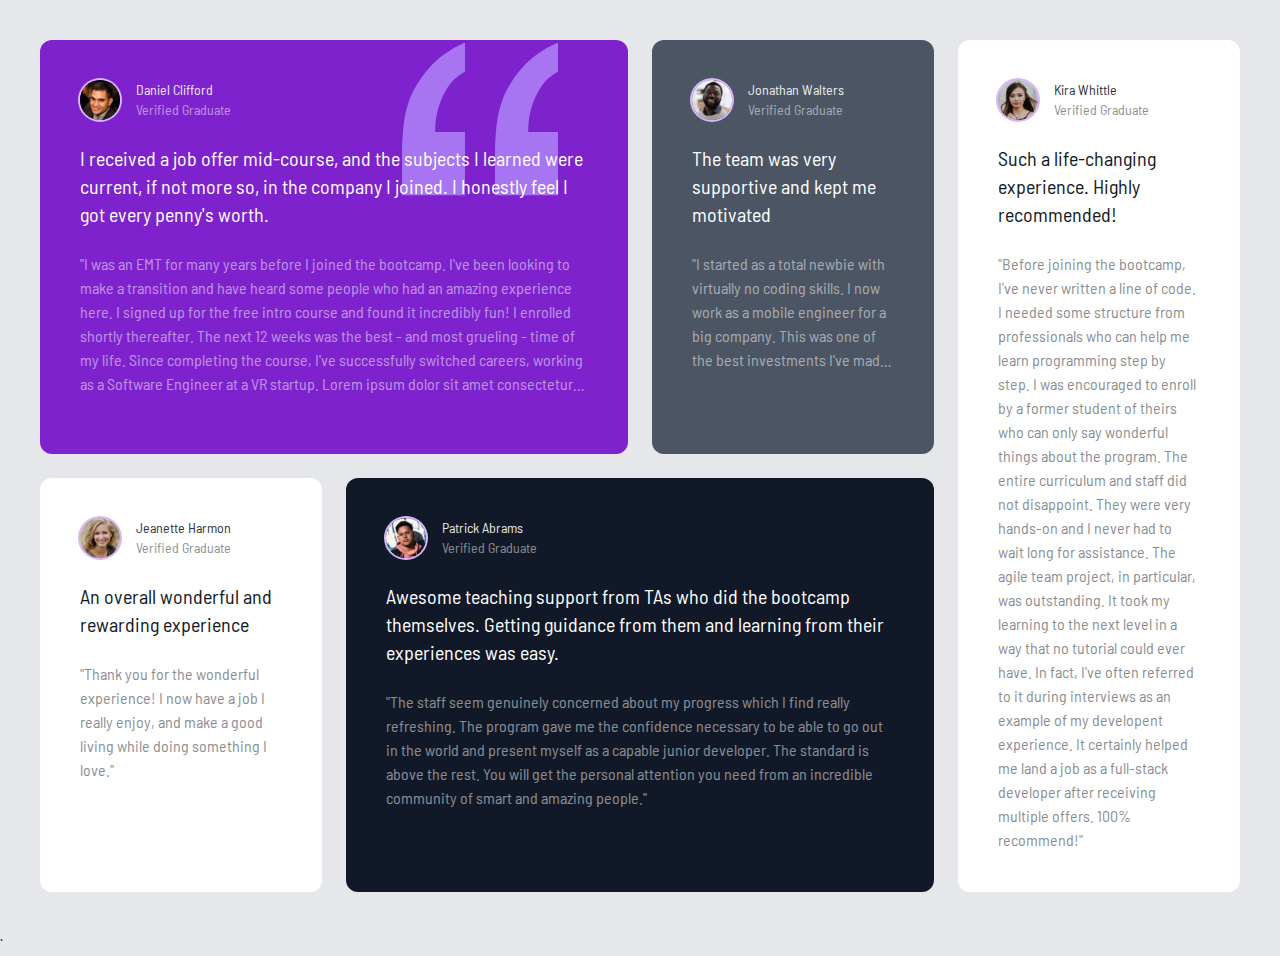
<file: Testimonial/index.html>
<!DOCTYPE html>
<html lang="en">
  <head>
    <meta charset="UTF-8" />
    <meta http-equiv="X-UA-Compatible" content="IE=edge" />
    <meta name="viewport" content="width=device-width, initial-scale=1.0" />
    <link rel="preconnect" href="https://fonts.googleapis.com" />
    <link rel="preconnect" href="https://fonts.gstatic.com" crossorigin />
    <link
      href="https://fonts.googleapis.com/css2?family=Alata&family=Barlow+Semi+Condensed:wght@400;500;600&display=swap"
      rel="stylesheet"
    />
    <link rel="stylesheet" href="css/style.css" />
    <title>Testimonial Grid</title>
  </head>
  <body class="bg-gray-200">
    <!-- Global Container -->
    <div class="container mx-auto max-w-7xl p-2 md:p-10">
      <!-- Grid Container -->
      <div
        class="grid gap-6 grid-cols-1 text-white md:grid-cols-4 md:grid-rows-2"
      >
        <!-- Box 1 -->
        <div class="relative p-10 rounded-xl bg-purple-700 md:col-span-2">
          <!-- Quotes Image -->
          <img
            src="images/bg-pattern-quotation.svg"
            alt=""
            class="absolute top-3 right-10 scale-125 md:top-7 md:right-24 md:scale-150"
          />
          <!-- Box Header -->
          <div class="flex z-10 space-x-4">
            <img
              src="images/image-daniel.jpg"
              alt=""
              class="w-10 h-10 rounded-full ring-2 ring-purple-300"
            />
            <div class="text-sm">
              <h4 class="opacity-90">Daniel Clifford</h4>
              <p class="opacity-50">Verified Graduate</p>
            </div>
          </div>

          <!-- Large Text -->
          <p class="relative z-10 mt-6 text-xl">
            I received a job offer mid-course, and the subjects I learned were
            current, if not more so, in the company I joined. I honestly feel I
            got every penny's worth.
          </p>

          <!-- Small Text -->
          <p class="mt-6 opacity-50 line-clamp-6">
            "I was an EMT for many years before I joined the bootcamp. I've been
            looking to make a transition and have heard some people who had an
            amazing experience here. I signed up for the free intro course and
            found it incredibly fun! I enrolled shortly thereafter. The next 12
            weeks was the best - and most grueling - time of my life. Since
            completing the course, I've successfully switched careers, working
            as a Software Engineer at a VR startup. Lorem ipsum dolor sit amet
            consectetur adipisicing elit. Ratione vero repudiandae, quasi atque
            officiis eum consectetur odio amet dolorem deleniti repellat
            expedita aut sunt laudantium cum itaque nam voluptatum quod! Quo
            totam sequi omnis deserunt? Sit nam molestiae excepturi,
            perspiciatis labore deleniti eum, eligendi quisquam quod sed nobis
            exercitationem tempora! "
          </p>
        </div>

        <!-- Box 2 -->
        <div class="p-10 rounded-xl bg-gray-600">
          <!-- Box Header -->
          <div class="flex space-x-4">
            <img
              src="images/image-jonathan.jpg"
              alt=""
              class="w-10 h-10 rounded-full ring-2 ring-purple-300"
            />
            <div class="text-sm">
              <h4 class="opacity-90">Jonathan Walters</h4>
              <p class="opacity-50">Verified Graduate</p>
            </div>
          </div>

          <!-- Large Text -->
          <p class="mt-6 text-xl">
            The team was very supportive and kept me motivated
          </p>

          <!-- Small Text -->
          <p class="mt-6 opacity-50 line-clamp-5">
            "I started as a total newbie with virtually no coding skills. I now
            work as a mobile engineer for a big company. This was one of the
            best investments I've made in myself. Lorem ipsum dolor sit amet
            consectetur adipisicing elit. Atque ipsam veritatis natus illum
            ullam ab, nesciunt rerum nobis, quibusdam ad voluptatum rem
            necessitatibus facere nihil deleniti assumenda vel velit neque quia,
            nisi ipsum laudantium impedit eveniet iste. Pariatur, exercitationem
            consequuntur praesentium a est eum velit quos maiores ipsum facere
            tempora! "
          </p>
        </div>

        <!-- Box 3 -->
        <div
          class="hidden p-10 rounded-xl text-gray-900 bg-white md:block md:row-span-2"
        >
          <!-- Box Header -->
          <div class="flex space-x-4">
            <img
              src="images/image-kira.jpg"
              alt=""
              class="w-10 h-10 rounded-full ring-2 ring-purple-300"
            />
            <div class="text-sm">
              <h4 class="opacity-90">Kira Whittle</h4>
              <p class="opacity-50">Verified Graduate</p>
            </div>
          </div>

          <!-- Large Text -->
          <p class="mt-6 text-xl">
            Such a life-changing experience. Highly recommended!
          </p>

          <!-- Small Text -->
          <p class="mt-6 opacity-50">
            "Before joining the bootcamp, I've never written a line of code. I
            needed some structure from professionals who can help me learn
            programming step by step. I was encouraged to enroll by a former
            student of theirs who can only say wonderful things about the
            program. The entire curriculum and staff did not disappoint. They
            were very hands-on and I never had to wait long for assistance. The
            agile team project, in particular, was outstanding. It took my
            learning to the next level in a way that no tutorial could ever
            have. In fact, I've often referred to it during interviews as an
            example of my developent experience. It certainly helped me land a
            job as a full-stack developer after receiving multiple offers. 100%
            recommend!"
          </p>
        </div>

        <!-- Box 4 -->
        <div class="p-10 rounded-xl text-gray-900 bg-white">
          <!-- Box Header -->
          <div class="flex space-x-4">
            <img
              src="images/image-jeanette.jpg"
              alt=""
              class="w-10 h-10 rounded-full ring-2 ring-purple-300"
            />
            <div class="text-sm">
              <h4 class="opacity-90">Jeanette Harmon</h4>
              <p class="opacity-50">Verified Graduate</p>
            </div>
          </div>

          <!-- Large Text -->
          <p class="mt-6 text-xl">
            An overall wonderful and rewarding experience
          </p>

          <!-- Small Text -->
          <p class="mt-6 opacity-50">
            "Thank you for the wonderful experience! I now have a job I really
            enjoy, and make a good living while doing something I love."
          </p>
        </div>

        <!-- Box 5 -->
        <div class="p-10 rounded-xl bg-gray-900 md:col-span-2">
          <!-- Box Header -->
          <div class="flex space-x-4">
            <img
              src="images/image-patrick.jpg"
              alt=""
              class="w-10 h-10 rounded-full ring-2 ring-purple-300"
            />
            <div class="text-sm">
              <h4 class="opacity-90">Patrick Abrams</h4>
              <p class="opacity-50">Verified Graduate</p>
            </div>
          </div>

          <!-- Large Text -->
          <p class="mt-6 text-xl">
            Awesome teaching support from TAs who did the bootcamp themselves.
            Getting guidance from them and learning from their experiences was
            easy.
          </p>

          <!-- Small Text -->
          <p class="mt-6 opacity-50">
            "The staff seem genuinely concerned about my progress which I find
            really refreshing. The program gave me the confidence necessary to
            be able to go out in the world and present myself as a capable
            junior developer. The standard is above the rest. You will get the
            personal attention you need from an incredible community of smart
            and amazing people."
          </p>
        </div>

        <!-- Box 6 -->
        <div class="p-10 rounded-xl text-gray-900 bg-white md:hidden">
          <!-- Box Header -->
          <div class="flex space-x-4">
            <img
              src="images/image-kira.jpg"
              alt=""
              class="w-10 h-10 rounded-full ring-2 ring-purple-300"
            />
            <div class="text-sm">
              <h4 class="opacity-90">Kira Whittle</h4>
              <p class="opacity-50">Verified Graduate</p>
            </div>
          </div>

          <!-- Large Text -->
          <p class="mt-6 text-xl">
            Such a life-changing experience. Highly recommended!
          </p>

          <!-- Small Text -->
          <p class="mt-6 opacity-50">
            "Before joining the bootcamp, I've never written a line of code. I
            needed some structure from professionals who can help me learn
            programming step by step. I was encouraged to enroll by a former
            student of theirs who can only say wonderful things about the
            program. The entire curriculum and staff did not disappoint. They
            were very hands-on and I never had to wait long for assistance. The
            agile team project, in particular, was outstanding. It took my
            learning to the next level in a way that no tutorial could ever
            have. In fact, I've often referred to it during interviews as an
            example of my developent experience. It certainly helped me land a
            job as a full-stack developer after receiving multiple offers. 100%
            recommend!"
          </p>
        </div>
      </div>
    </div>
  </body>
</html>
`
</file>
<file: Bookmark/css/style.css>
/*
! tailwindcss v3.0.24 | MIT License | https://tailwindcss.com
*/

/*
1. Prevent padding and border from affecting element width. (https://github.com/mozdevs/cssremedy/issues/4)
2. Allow adding a border to an element by just adding a border-width. (https://github.com/tailwindcss/tailwindcss/pull/116)
*/

*,
::before,
::after {
  box-sizing: border-box;
  /* 1 */
  border-width: 0;
  /* 2 */
  border-style: solid;
  /* 2 */
  border-color: #e5e7eb;
  /* 2 */
}

::before,
::after {
  --tw-content: '';
}

/*
1. Use a consistent sensible line-height in all browsers.
2. Prevent adjustments of font size after orientation changes in iOS.
3. Use a more readable tab size.
4. Use the user's configured `sans` font-family by default.
*/

html {
  line-height: 1.5;
  /* 1 */
  -webkit-text-size-adjust: 100%;
  /* 2 */
  -moz-tab-size: 4;
  /* 3 */
  -o-tab-size: 4;
     tab-size: 4;
  /* 3 */
  font-family: Rubik, sans-serif;
  /* 4 */
}

/*
1. Remove the margin in all browsers.
2. Inherit line-height from `html` so users can set them as a class directly on the `html` element.
*/

body {
  margin: 0;
  /* 1 */
  line-height: inherit;
  /* 2 */
}

/*
1. Add the correct height in Firefox.
2. Correct the inheritance of border color in Firefox. (https://bugzilla.mozilla.org/show_bug.cgi?id=190655)
3. Ensure horizontal rules are visible by default.
*/

hr {
  height: 0;
  /* 1 */
  color: inherit;
  /* 2 */
  border-top-width: 1px;
  /* 3 */
}

/*
Add the correct text decoration in Chrome, Edge, and Safari.
*/

abbr:where([title]) {
  -webkit-text-decoration: underline dotted;
          text-decoration: underline dotted;
}

/*
Remove the default font size and weight for headings.
*/

h1,
h2,
h3,
h4,
h5,
h6 {
  font-size: inherit;
  font-weight: inherit;
}

/*
Reset links to optimize for opt-in styling instead of opt-out.
*/

a {
  color: inherit;
  text-decoration: inherit;
}

/*
Add the correct font weight in Edge and Safari.
*/

b,
strong {
  font-weight: bolder;
}

/*
1. Use the user's configured `mono` font family by default.
2. Correct the odd `em` font sizing in all browsers.
*/

code,
kbd,
samp,
pre {
  font-family: ui-monospace, SFMono-Regular, Menlo, Monaco, Consolas, "Liberation Mono", "Courier New", monospace;
  /* 1 */
  font-size: 1em;
  /* 2 */
}

/*
Add the correct font size in all browsers.
*/

small {
  font-size: 80%;
}

/*
Prevent `sub` and `sup` elements from affecting the line height in all browsers.
*/

sub,
sup {
  font-size: 75%;
  line-height: 0;
  position: relative;
  vertical-align: baseline;
}

sub {
  bottom: -0.25em;
}

sup {
  top: -0.5em;
}

/*
1. Remove text indentation from table contents in Chrome and Safari. (https://bugs.chromium.org/p/chromium/issues/detail?id=999088, https://bugs.webkit.org/show_bug.cgi?id=201297)
2. Correct table border color inheritance in all Chrome and Safari. (https://bugs.chromium.org/p/chromium/issues/detail?id=935729, https://bugs.webkit.org/show_bug.cgi?id=195016)
3. Remove gaps between table borders by default.
*/

table {
  text-indent: 0;
  /* 1 */
  border-color: inherit;
  /* 2 */
  border-collapse: collapse;
  /* 3 */
}

/*
1. Change the font styles in all browsers.
2. Remove the margin in Firefox and Safari.
3. Remove default padding in all browsers.
*/

button,
input,
optgroup,
select,
textarea {
  font-family: inherit;
  /* 1 */
  font-size: 100%;
  /* 1 */
  line-height: inherit;
  /* 1 */
  color: inherit;
  /* 1 */
  margin: 0;
  /* 2 */
  padding: 0;
  /* 3 */
}

/*
Remove the inheritance of text transform in Edge and Firefox.
*/

button,
select {
  text-transform: none;
}

/*
1. Correct the inability to style clickable types in iOS and Safari.
2. Remove default button styles.
*/

button,
[type='button'],
[type='reset'],
[type='submit'] {
  -webkit-appearance: button;
  /* 1 */
  background-color: transparent;
  /* 2 */
  background-image: none;
  /* 2 */
}

/*
Use the modern Firefox focus style for all focusable elements.
*/

:-moz-focusring {
  outline: auto;
}

/*
Remove the additional `:invalid` styles in Firefox. (https://github.com/mozilla/gecko-dev/blob/2f9eacd9d3d995c937b4251a5557d95d494c9be1/layout/style/res/forms.css#L728-L737)
*/

:-moz-ui-invalid {
  box-shadow: none;
}

/*
Add the correct vertical alignment in Chrome and Firefox.
*/

progress {
  vertical-align: baseline;
}

/*
Correct the cursor style of increment and decrement buttons in Safari.
*/

::-webkit-inner-spin-button,
::-webkit-outer-spin-button {
  height: auto;
}

/*
1. Correct the odd appearance in Chrome and Safari.
2. Correct the outline style in Safari.
*/

[type='search'] {
  -webkit-appearance: textfield;
  /* 1 */
  outline-offset: -2px;
  /* 2 */
}

/*
Remove the inner padding in Chrome and Safari on macOS.
*/

::-webkit-search-decoration {
  -webkit-appearance: none;
}

/*
1. Correct the inability to style clickable types in iOS and Safari.
2. Change font properties to `inherit` in Safari.
*/

::-webkit-file-upload-button {
  -webkit-appearance: button;
  /* 1 */
  font: inherit;
  /* 2 */
}

/*
Add the correct display in Chrome and Safari.
*/

summary {
  display: list-item;
}

/*
Removes the default spacing and border for appropriate elements.
*/

blockquote,
dl,
dd,
h1,
h2,
h3,
h4,
h5,
h6,
hr,
figure,
p,
pre {
  margin: 0;
}

fieldset {
  margin: 0;
  padding: 0;
}

legend {
  padding: 0;
}

ol,
ul,
menu {
  list-style: none;
  margin: 0;
  padding: 0;
}

/*
Prevent resizing textareas horizontally by default.
*/

textarea {
  resize: vertical;
}

/*
1. Reset the default placeholder opacity in Firefox. (https://github.com/tailwindlabs/tailwindcss/issues/3300)
2. Set the default placeholder color to the user's configured gray 400 color.
*/

input::-moz-placeholder, textarea::-moz-placeholder {
  opacity: 1;
  /* 1 */
  color: #9ca3af;
  /* 2 */
}

input:-ms-input-placeholder, textarea:-ms-input-placeholder {
  opacity: 1;
  /* 1 */
  color: #9ca3af;
  /* 2 */
}

input::placeholder,
textarea::placeholder {
  opacity: 1;
  /* 1 */
  color: #9ca3af;
  /* 2 */
}

/*
Set the default cursor for buttons.
*/

button,
[role="button"] {
  cursor: pointer;
}

/*
Make sure disabled buttons don't get the pointer cursor.
*/

:disabled {
  cursor: default;
}

/*
1. Make replaced elements `display: block` by default. (https://github.com/mozdevs/cssremedy/issues/14)
2. Add `vertical-align: middle` to align replaced elements more sensibly by default. (https://github.com/jensimmons/cssremedy/issues/14#issuecomment-634934210)
   This can trigger a poorly considered lint error in some tools but is included by design.
*/

img,
svg,
video,
canvas,
audio,
iframe,
embed,
object {
  display: block;
  /* 1 */
  vertical-align: middle;
  /* 2 */
}

/*
Constrain images and videos to the parent width and preserve their intrinsic aspect ratio. (https://github.com/mozdevs/cssremedy/issues/14)
*/

img,
video {
  max-width: 100%;
  height: auto;
}

/*
Ensure the default browser behavior of the `hidden` attribute.
*/

[hidden] {
  display: none;
}

*, ::before, ::after {
  --tw-translate-x: 0;
  --tw-translate-y: 0;
  --tw-rotate: 0;
  --tw-skew-x: 0;
  --tw-skew-y: 0;
  --tw-scale-x: 1;
  --tw-scale-y: 1;
  --tw-pan-x:  ;
  --tw-pan-y:  ;
  --tw-pinch-zoom:  ;
  --tw-scroll-snap-strictness: proximity;
  --tw-ordinal:  ;
  --tw-slashed-zero:  ;
  --tw-numeric-figure:  ;
  --tw-numeric-spacing:  ;
  --tw-numeric-fraction:  ;
  --tw-ring-inset:  ;
  --tw-ring-offset-width: 0px;
  --tw-ring-offset-color: #fff;
  --tw-ring-color: rgb(59 130 246 / 0.5);
  --tw-ring-offset-shadow: 0 0 #0000;
  --tw-ring-shadow: 0 0 #0000;
  --tw-shadow: 0 0 #0000;
  --tw-shadow-colored: 0 0 #0000;
  --tw-blur:  ;
  --tw-brightness:  ;
  --tw-contrast:  ;
  --tw-grayscale:  ;
  --tw-hue-rotate:  ;
  --tw-invert:  ;
  --tw-saturate:  ;
  --tw-sepia:  ;
  --tw-drop-shadow:  ;
  --tw-backdrop-blur:  ;
  --tw-backdrop-brightness:  ;
  --tw-backdrop-contrast:  ;
  --tw-backdrop-grayscale:  ;
  --tw-backdrop-hue-rotate:  ;
  --tw-backdrop-invert:  ;
  --tw-backdrop-opacity:  ;
  --tw-backdrop-saturate:  ;
  --tw-backdrop-sepia:  ;
}

.container {
  width: 100%;
}

@media (min-width: 480px) {
  .container {
    max-width: 480px;
  }
}

@media (min-width: 768px) {
  .container {
    max-width: 768px;
  }
}

@media (min-width: 1020px) {
  .container {
    max-width: 1020px;
  }
}

@media (min-width: 1440px) {
  .container {
    max-width: 1440px;
  }
}

.fixed {
  position: fixed;
}

.relative {
  position: relative;
}

.inset-0 {
  top: 0px;
  right: 0px;
  bottom: 0px;
  left: 0px;
}

.z-30 {
  z-index: 30;
}

.z-20 {
  z-index: 20;
}

.z-10 {
  z-index: 10;
}

.m-8 {
  margin: 2rem;
}

.mx-auto {
  margin-left: auto;
  margin-right: auto;
}

.my-6 {
  margin-top: 1.5rem;
  margin-bottom: 1.5rem;
}

.mt-16 {
  margin-top: 4rem;
}

.mb-6 {
  margin-bottom: 1.5rem;
}

.mb-32 {
  margin-bottom: 8rem;
}

.mt-12 {
  margin-top: 3rem;
}

.mt-32 {
  margin-top: 8rem;
}

.mt-4 {
  margin-top: 1rem;
}

.mt-14 {
  margin-top: 3.5rem;
}

.mb-4 {
  margin-bottom: 1rem;
}

.mb-1 {
  margin-bottom: 0.25rem;
}

.block {
  display: block;
}

.flex {
  display: flex;
}

.inline-flex {
  display: inline-flex;
}

.hidden {
  display: none;
}

.h-full {
  height: 100%;
}

.h-6 {
  height: 1.5rem;
}

.max-h-0 {
  max-height: 0px;
}

.w-full {
  width: 100%;
}

.max-w-md {
  max-width: 28rem;
}

.max-w-xl {
  max-width: 36rem;
}

.max-w-lg {
  max-width: 32rem;
}

.max-w-5xl {
  max-width: 64rem;
}

.max-w-2xl {
  max-width: 42rem;
}

.flex-1 {
  flex: 1 1 0%;
}

.transform {
  transform: translate(var(--tw-translate-x), var(--tw-translate-y)) rotate(var(--tw-rotate)) skewX(var(--tw-skew-x)) skewY(var(--tw-skew-y)) scaleX(var(--tw-scale-x)) scaleY(var(--tw-scale-y));
}

.cursor-pointer {
  cursor: pointer;
}

.flex-col {
  flex-direction: column;
}

.flex-col-reverse {
  flex-direction: column-reverse;
}

.items-start {
  align-items: flex-start;
}

.items-center {
  align-items: center;
}

.justify-center {
  justify-content: center;
}

.justify-between {
  justify-content: space-between;
}

.space-x-20 > :not([hidden]) ~ :not([hidden]) {
  --tw-space-x-reverse: 0;
  margin-right: calc(5rem * var(--tw-space-x-reverse));
  margin-left: calc(5rem * calc(1 - var(--tw-space-x-reverse)));
}

.space-x-10 > :not([hidden]) ~ :not([hidden]) {
  --tw-space-x-reverse: 0;
  margin-right: calc(2.5rem * var(--tw-space-x-reverse));
  margin-left: calc(2.5rem * calc(1 - var(--tw-space-x-reverse)));
}

.space-y-10 > :not([hidden]) ~ :not([hidden]) {
  --tw-space-y-reverse: 0;
  margin-top: calc(2.5rem * calc(1 - var(--tw-space-y-reverse)));
  margin-bottom: calc(2.5rem * var(--tw-space-y-reverse));
}

.space-x-4 > :not([hidden]) ~ :not([hidden]) {
  --tw-space-x-reverse: 0;
  margin-right: calc(1rem * var(--tw-space-x-reverse));
  margin-left: calc(1rem * calc(1 - var(--tw-space-x-reverse)));
}

.space-y-8 > :not([hidden]) ~ :not([hidden]) {
  --tw-space-y-reverse: 0;
  margin-top: calc(2rem * calc(1 - var(--tw-space-y-reverse)));
  margin-bottom: calc(2rem * var(--tw-space-y-reverse));
}

.space-y-4 > :not([hidden]) ~ :not([hidden]) {
  --tw-space-y-reverse: 0;
  margin-top: calc(1rem * calc(1 - var(--tw-space-y-reverse)));
  margin-bottom: calc(1rem * var(--tw-space-y-reverse));
}

.space-y-6 > :not([hidden]) ~ :not([hidden]) {
  --tw-space-y-reverse: 0;
  margin-top: calc(1.5rem * calc(1 - var(--tw-space-y-reverse)));
  margin-bottom: calc(1.5rem * var(--tw-space-y-reverse));
}

.space-y-16 > :not([hidden]) ~ :not([hidden]) {
  --tw-space-y-reverse: 0;
  margin-top: calc(4rem * calc(1 - var(--tw-space-y-reverse)));
  margin-bottom: calc(4rem * var(--tw-space-y-reverse));
}

.divide-y > :not([hidden]) ~ :not([hidden]) {
  --tw-divide-y-reverse: 0;
  border-top-width: calc(1px * calc(1 - var(--tw-divide-y-reverse)));
  border-bottom-width: calc(1px * var(--tw-divide-y-reverse));
}

.divide-gray-500 > :not([hidden]) ~ :not([hidden]) {
  --tw-divide-opacity: 1;
  border-color: rgb(107 114 128 / var(--tw-divide-opacity));
}

.self-end {
  align-self: flex-end;
}

.overflow-hidden {
  overflow: hidden;
}

.overflow-x-hidden {
  overflow-x: hidden;
}

.overflow-x-visible {
  overflow-x: visible;
}

.scroll-smooth {
  scroll-behavior: smooth;
}

.rounded-lg {
  border-radius: 0.5rem;
}

.rounded {
  border-radius: 0.25rem;
}

.border-2 {
  border-width: 2px;
}

.border-b {
  border-bottom-width: 1px;
}

.border-b-4 {
  border-bottom-width: 4px;
}

.border-softRed {
  --tw-border-opacity: 1;
  border-color: hsl(0 94% 66% / var(--tw-border-opacity));
}

.border-softBlue {
  --tw-border-opacity: 1;
  border-color: hsl(231 69% 60% / var(--tw-border-opacity));
}

.border-gray-300 {
  --tw-border-opacity: 1;
  border-color: rgb(209 213 219 / var(--tw-border-opacity));
}

.border-white {
  --tw-border-opacity: 1;
  border-color: rgb(255 255 255 / var(--tw-border-opacity));
}

.bg-softRed {
  --tw-bg-opacity: 1;
  background-color: hsl(0 94% 66% / var(--tw-bg-opacity));
}

.bg-veryDarkBlue {
  --tw-bg-opacity: 1;
  background-color: hsl(229 31% 21% / var(--tw-bg-opacity));
}

.bg-softBlue {
  --tw-bg-opacity: 1;
  background-color: hsl(231 69% 60% / var(--tw-bg-opacity));
}

.bg-gray-300 {
  --tw-bg-opacity: 1;
  background-color: rgb(209 213 219 / var(--tw-bg-opacity));
}

.bg-dots {
  background-image: url('../images/bg-dots.svg');
}

.bg-repeat-x {
  background-repeat: repeat-x;
}

.p-6 {
  padding: 1.5rem;
}

.p-4 {
  padding: 1rem;
}

.px-8 {
  padding-left: 2rem;
  padding-right: 2rem;
}

.py-2 {
  padding-top: 0.5rem;
  padding-bottom: 0.5rem;
}

.px-6 {
  padding-left: 1.5rem;
  padding-right: 1.5rem;
}

.py-1 {
  padding-top: 0.25rem;
  padding-bottom: 0.25rem;
}

.py-3 {
  padding-top: 0.75rem;
  padding-bottom: 0.75rem;
}

.py-5 {
  padding-top: 1.25rem;
  padding-bottom: 1.25rem;
}

.py-32 {
  padding-top: 8rem;
  padding-bottom: 8rem;
}

.px-10 {
  padding-left: 2.5rem;
  padding-right: 2.5rem;
}

.py-6 {
  padding-top: 1.5rem;
  padding-bottom: 1.5rem;
}

.py-24 {
  padding-top: 6rem;
  padding-bottom: 6rem;
}

.px-3 {
  padding-left: 0.75rem;
  padding-right: 0.75rem;
}

.py-16 {
  padding-top: 4rem;
  padding-bottom: 4rem;
}

.pt-24 {
  padding-top: 6rem;
}

.pb-4 {
  padding-bottom: 1rem;
}

.pt-6 {
  padding-top: 1.5rem;
}

.pt-3 {
  padding-top: 0.75rem;
}

.pb-2 {
  padding-bottom: 0.5rem;
}

.text-center {
  text-align: center;
}

.text-justify {
  text-align: justify;
}

.text-3xl {
  font-size: 1.875rem;
  line-height: 2.25rem;
}

.text-lg {
  font-size: 1.125rem;
  line-height: 1.75rem;
}

.text-sm {
  font-size: 0.875rem;
  line-height: 1.25rem;
}

.text-4xl {
  font-size: 2.25rem;
  line-height: 2.5rem;
}

.text-xl {
  font-size: 1.25rem;
  line-height: 1.75rem;
}

.text-base {
  font-size: 1rem;
  line-height: 1.5rem;
}

.font-semibold {
  font-weight: 600;
}

.font-bold {
  font-weight: 700;
}

.font-light {
  font-weight: 300;
}

.uppercase {
  text-transform: uppercase;
}

.capitalize {
  text-transform: capitalize;
}

.tracking-widest {
  letter-spacing: 0.1em;
}

.text-grayishBlue {
  --tw-text-opacity: 1;
  color: hsl(229 8% 60% / var(--tw-text-opacity));
}

.text-white {
  --tw-text-opacity: 1;
  color: rgb(255 255 255 / var(--tw-text-opacity));
}

.text-gray-400 {
  --tw-text-opacity: 1;
  color: rgb(156 163 175 / var(--tw-text-opacity));
}

.text-black {
  --tw-text-opacity: 1;
  color: rgb(0 0 0 / var(--tw-text-opacity));
}

.text-gray-600 {
  --tw-text-opacity: 1;
  color: rgb(75 85 99 / var(--tw-text-opacity));
}

.text-gray-500 {
  --tw-text-opacity: 1;
  color: rgb(107 114 128 / var(--tw-text-opacity));
}

.opacity-90 {
  opacity: 0.9;
}

.shadow-md {
  --tw-shadow: 0 4px 6px -1px rgb(0 0 0 / 0.1), 0 2px 4px -2px rgb(0 0 0 / 0.1);
  --tw-shadow-colored: 0 4px 6px -1px var(--tw-shadow-color), 0 2px 4px -2px var(--tw-shadow-color);
  box-shadow: var(--tw-ring-offset-shadow, 0 0 #0000), var(--tw-ring-shadow, 0 0 #0000), var(--tw-shadow);
}

.shadow-lg {
  --tw-shadow: 0 10px 15px -3px rgb(0 0 0 / 0.1), 0 4px 6px -4px rgb(0 0 0 / 0.1);
  --tw-shadow-colored: 0 10px 15px -3px var(--tw-shadow-color), 0 4px 6px -4px var(--tw-shadow-color);
  box-shadow: var(--tw-ring-offset-shadow, 0 0 #0000), var(--tw-ring-shadow, 0 0 #0000), var(--tw-shadow);
}

.outline-none {
  outline: 2px solid transparent;
  outline-offset: 2px;
}

.transition {
  transition-property: color, background-color, border-color, fill, stroke, opacity, box-shadow, transform, filter, -webkit-text-decoration-color, -webkit-backdrop-filter;
  transition-property: color, background-color, border-color, text-decoration-color, fill, stroke, opacity, box-shadow, transform, filter, backdrop-filter;
  transition-property: color, background-color, border-color, text-decoration-color, fill, stroke, opacity, box-shadow, transform, filter, backdrop-filter, -webkit-text-decoration-color, -webkit-backdrop-filter;
  transition-timing-function: cubic-bezier(0.4, 0, 0.2, 1);
  transition-duration: 150ms;
}

.duration-200 {
  transition-duration: 200ms;
}

.duration-500 {
  transition-duration: 500ms;
}

@media (min-width: 1020px) {
  .bg-hero {
    width: 2000px;
    height: 300px;
    left: 30%;
    position: absolute;
    top: 13rem;
    border-top-left-radius: 9999px;
    border-bottom-left-radius: 9999px;
    --tw-bg-opacity: 1;
    background-color: hsl(231 69% 60% / var(--tw-bg-opacity));
  }

  .bg-tabs {
    width: 2000px;
    height: 300px;
    right: 60%;
    position: absolute;
    top: 15rem;
    border-top-right-radius: 9999px;
    border-bottom-right-radius: 9999px;
    --tw-bg-opacity: 1;
    background-color: hsl(231 69% 60% / var(--tw-bg-opacity));
  }
}

.ficon:hover {
  filter: invert(53%) sepia(38%) saturate(3303%) hue-rotate(326deg)
    brightness(101%) contrast(96%);
}

/* HAMBURGER MENU */

.hamburger {
  cursor: pointer;
  width: 24px;
  height: 24px;
  transition: all 0.25s;
  position: relative;
}

.hamburger-top,
.hamburger-middle,
.hamburger-bottom {
  content: '';
  position: absolute;
  width: 24px;
  height: 3px;
  top: 0;
  left: 0;
  background: #000;
  transform: rotate(0);
  transition: all 0.5s;
}

.hamburger-middle {
  transform: translateY(7px);
}

.hamburger-bottom {
  transform: translateY(14px);
  background: #000;
}

.open {
  transform: rotate(90deg);
  transform: translateY(0px);
  position: fixed;
  top: 50px;
  right: 25px;
}

.open .hamburger-top {
  transform: rotate(45deg) translateY(6px) translateX(6px);
  background-color: #fff;
}

.open .hamburger-middle {
  display: none;
}

.open .hamburger-bottom {
  transform: rotate(-45deg) translateY(6px) translateX(-6px);
  background-color: #fff;
}

.hover\:border-2:hover {
  border-width: 2px;
}

.hover\:border-softBlue:hover {
  --tw-border-opacity: 1;
  border-color: hsl(231 69% 60% / var(--tw-border-opacity));
}

.hover\:bg-white:hover {
  --tw-bg-opacity: 1;
  background-color: rgb(255 255 255 / var(--tw-bg-opacity));
}

.hover\:text-softRed:hover {
  --tw-text-opacity: 1;
  color: hsl(0 94% 66% / var(--tw-text-opacity));
}

.hover\:text-softBlue:hover {
  --tw-text-opacity: 1;
  color: hsl(231 69% 60% / var(--tw-text-opacity));
}

.hover\:text-gray-600:hover {
  --tw-text-opacity: 1;
  color: rgb(75 85 99 / var(--tw-text-opacity));
}

.hover\:opacity-90:hover {
  opacity: 0.9;
}

.focus\:outline-none:focus {
  outline: 2px solid transparent;
  outline-offset: 2px;
}

.group:hover .group-hover\:text-red-500 {
  --tw-text-opacity: 1;
  color: rgb(239 68 68 / var(--tw-text-opacity));
}

.group:focus .group-focus\:max-h-screen {
  max-height: 100vh;
}

.group:focus .group-focus\:-rotate-180 {
  --tw-rotate: -180deg;
  transform: translate(var(--tw-translate-x), var(--tw-translate-y)) rotate(var(--tw-rotate)) skewX(var(--tw-skew-x)) skewY(var(--tw-skew-y)) scaleX(var(--tw-scale-x)) scaleY(var(--tw-scale-y));
}

.group:focus .group-focus\:text-red-500 {
  --tw-text-opacity: 1;
  color: rgb(239 68 68 / var(--tw-text-opacity));
}

@media (min-width: 768px) {
  .md\:mx-0 {
    margin-left: 0px;
    margin-right: 0px;
  }

  .md\:mt-0 {
    margin-top: 0px;
  }

  .md\:mt-8 {
    margin-top: 2rem;
  }

  .md\:mt-16 {
    margin-top: 4rem;
  }

  .md\:mr-3 {
    margin-right: 0.75rem;
  }

  .md\:mb-0 {
    margin-bottom: 0px;
  }

  .md\:flex {
    display: flex;
  }

  .md\:inline-flex {
    display: inline-flex;
  }

  .md\:hidden {
    display: none;
  }

  .md\:w-1\/3 {
    width: 33.333333%;
  }

  .md\:w-1\/2 {
    width: 50%;
  }

  .md\:flex-row {
    flex-direction: row;
  }

  .md\:space-x-10 > :not([hidden]) ~ :not([hidden]) {
    --tw-space-x-reverse: 0;
    margin-right: calc(2.5rem * var(--tw-space-x-reverse));
    margin-left: calc(2.5rem * calc(1 - var(--tw-space-x-reverse)));
  }

  .md\:space-x-7 > :not([hidden]) ~ :not([hidden]) {
    --tw-space-x-reverse: 0;
    margin-right: calc(1.75rem * var(--tw-space-x-reverse));
    margin-left: calc(1.75rem * calc(1 - var(--tw-space-x-reverse)));
  }

  .md\:space-y-0 > :not([hidden]) ~ :not([hidden]) {
    --tw-space-y-reverse: 0;
    margin-top: calc(0px * calc(1 - var(--tw-space-y-reverse)));
    margin-bottom: calc(0px * var(--tw-space-y-reverse));
  }

  .md\:space-x-4 > :not([hidden]) ~ :not([hidden]) {
    --tw-space-x-reverse: 0;
    margin-right: calc(1rem * var(--tw-space-x-reverse));
    margin-left: calc(1rem * calc(1 - var(--tw-space-x-reverse)));
  }

  .md\:space-x-14 > :not([hidden]) ~ :not([hidden]) {
    --tw-space-x-reverse: 0;
    margin-right: calc(3.5rem * var(--tw-space-x-reverse));
    margin-left: calc(3.5rem * calc(1 - var(--tw-space-x-reverse)));
  }

  .md\:border-b-0 {
    border-bottom-width: 0px;
  }

  .md\:px-6 {
    padding-left: 1.5rem;
    padding-right: 1.5rem;
  }

  .md\:px-0 {
    padding-left: 0px;
    padding-right: 0px;
  }

  .md\:text-left {
    text-align: left;
  }

  .md\:text-base {
    font-size: 1rem;
    line-height: 1.5rem;
  }

  .md\:text-4xl {
    font-size: 2.25rem;
    line-height: 2.5rem;
  }
}

@media (min-width: 1020px) {
  .lg\:top-24 {
    top: 6rem;
  }

  .lg\:mx-0 {
    margin-left: 0px;
    margin-right: 0px;
  }

  .lg\:mb-0 {
    margin-bottom: 0px;
  }

  .lg\:mt-16 {
    margin-top: 4rem;
  }

  .lg\:mt-0 {
    margin-top: 0px;
  }

  .lg\:w-1\/2 {
    width: 50%;
  }

  .lg\:flex-row {
    flex-direction: row;
  }

  .lg\:justify-start {
    justify-content: flex-start;
  }

  .lg\:text-left {
    text-align: left;
  }

  .lg\:text-6xl {
    font-size: 3.75rem;
    line-height: 1;
  }

  .lg\:text-2xl {
    font-size: 1.5rem;
    line-height: 2rem;
  }
}

@media (min-width: 1440px) {
  .xl\:top-0 {
    top: 0px;
  }
}
</file>
<file: Clipboard/css/style.css>
/*
! tailwindcss v3.0.24 | MIT License | https://tailwindcss.com
*/

/*
1. Prevent padding and border from affecting element width. (https://github.com/mozdevs/cssremedy/issues/4)
2. Allow adding a border to an element by just adding a border-width. (https://github.com/tailwindcss/tailwindcss/pull/116)
*/

*,
::before,
::after {
  box-sizing: border-box;
  /* 1 */
  border-width: 0;
  /* 2 */
  border-style: solid;
  /* 2 */
  border-color: #e5e7eb;
  /* 2 */
}

::before,
::after {
  --tw-content: '';
}

/*
1. Use a consistent sensible line-height in all browsers.
2. Prevent adjustments of font size after orientation changes in iOS.
3. Use a more readable tab size.
4. Use the user's configured `sans` font-family by default.
*/

html {
  line-height: 1.5;
  /* 1 */
  -webkit-text-size-adjust: 100%;
  /* 2 */
  -moz-tab-size: 4;
  /* 3 */
  -o-tab-size: 4;
     tab-size: 4;
  /* 3 */
  font-family: Bai Jamjuree, sans-serif;
  /* 4 */
}

/*
1. Remove the margin in all browsers.
2. Inherit line-height from `html` so users can set them as a class directly on the `html` element.
*/

body {
  margin: 0;
  /* 1 */
  line-height: inherit;
  /* 2 */
}

/*
1. Add the correct height in Firefox.
2. Correct the inheritance of border color in Firefox. (https://bugzilla.mozilla.org/show_bug.cgi?id=190655)
3. Ensure horizontal rules are visible by default.
*/

hr {
  height: 0;
  /* 1 */
  color: inherit;
  /* 2 */
  border-top-width: 1px;
  /* 3 */
}

/*
Add the correct text decoration in Chrome, Edge, and Safari.
*/

abbr:where([title]) {
  -webkit-text-decoration: underline dotted;
          text-decoration: underline dotted;
}

/*
Remove the default font size and weight for headings.
*/

h1,
h2,
h3,
h4,
h5,
h6 {
  font-size: inherit;
  font-weight: inherit;
}

/*
Reset links to optimize for opt-in styling instead of opt-out.
*/

a {
  color: inherit;
  text-decoration: inherit;
}

/*
Add the correct font weight in Edge and Safari.
*/

b,
strong {
  font-weight: bolder;
}

/*
1. Use the user's configured `mono` font family by default.
2. Correct the odd `em` font sizing in all browsers.
*/

code,
kbd,
samp,
pre {
  font-family: ui-monospace, SFMono-Regular, Menlo, Monaco, Consolas, "Liberation Mono", "Courier New", monospace;
  /* 1 */
  font-size: 1em;
  /* 2 */
}

/*
Add the correct font size in all browsers.
*/

small {
  font-size: 80%;
}

/*
Prevent `sub` and `sup` elements from affecting the line height in all browsers.
*/

sub,
sup {
  font-size: 75%;
  line-height: 0;
  position: relative;
  vertical-align: baseline;
}

sub {
  bottom: -0.25em;
}

sup {
  top: -0.5em;
}

/*
1. Remove text indentation from table contents in Chrome and Safari. (https://bugs.chromium.org/p/chromium/issues/detail?id=999088, https://bugs.webkit.org/show_bug.cgi?id=201297)
2. Correct table border color inheritance in all Chrome and Safari. (https://bugs.chromium.org/p/chromium/issues/detail?id=935729, https://bugs.webkit.org/show_bug.cgi?id=195016)
3. Remove gaps between table borders by default.
*/

table {
  text-indent: 0;
  /* 1 */
  border-color: inherit;
  /* 2 */
  border-collapse: collapse;
  /* 3 */
}

/*
1. Change the font styles in all browsers.
2. Remove the margin in Firefox and Safari.
3. Remove default padding in all browsers.
*/

button,
input,
optgroup,
select,
textarea {
  font-family: inherit;
  /* 1 */
  font-size: 100%;
  /* 1 */
  line-height: inherit;
  /* 1 */
  color: inherit;
  /* 1 */
  margin: 0;
  /* 2 */
  padding: 0;
  /* 3 */
}

/*
Remove the inheritance of text transform in Edge and Firefox.
*/

button,
select {
  text-transform: none;
}

/*
1. Correct the inability to style clickable types in iOS and Safari.
2. Remove default button styles.
*/

button,
[type='button'],
[type='reset'],
[type='submit'] {
  -webkit-appearance: button;
  /* 1 */
  background-color: transparent;
  /* 2 */
  background-image: none;
  /* 2 */
}

/*
Use the modern Firefox focus style for all focusable elements.
*/

:-moz-focusring {
  outline: auto;
}

/*
Remove the additional `:invalid` styles in Firefox. (https://github.com/mozilla/gecko-dev/blob/2f9eacd9d3d995c937b4251a5557d95d494c9be1/layout/style/res/forms.css#L728-L737)
*/

:-moz-ui-invalid {
  box-shadow: none;
}

/*
Add the correct vertical alignment in Chrome and Firefox.
*/

progress {
  vertical-align: baseline;
}

/*
Correct the cursor style of increment and decrement buttons in Safari.
*/

::-webkit-inner-spin-button,
::-webkit-outer-spin-button {
  height: auto;
}

/*
1. Correct the odd appearance in Chrome and Safari.
2. Correct the outline style in Safari.
*/

[type='search'] {
  -webkit-appearance: textfield;
  /* 1 */
  outline-offset: -2px;
  /* 2 */
}

/*
Remove the inner padding in Chrome and Safari on macOS.
*/

::-webkit-search-decoration {
  -webkit-appearance: none;
}

/*
1. Correct the inability to style clickable types in iOS and Safari.
2. Change font properties to `inherit` in Safari.
*/

::-webkit-file-upload-button {
  -webkit-appearance: button;
  /* 1 */
  font: inherit;
  /* 2 */
}

/*
Add the correct display in Chrome and Safari.
*/

summary {
  display: list-item;
}

/*
Removes the default spacing and border for appropriate elements.
*/

blockquote,
dl,
dd,
h1,
h2,
h3,
h4,
h5,
h6,
hr,
figure,
p,
pre {
  margin: 0;
}

fieldset {
  margin: 0;
  padding: 0;
}

legend {
  padding: 0;
}

ol,
ul,
menu {
  list-style: none;
  margin: 0;
  padding: 0;
}

/*
Prevent resizing textareas horizontally by default.
*/

textarea {
  resize: vertical;
}

/*
1. Reset the default placeholder opacity in Firefox. (https://github.com/tailwindlabs/tailwindcss/issues/3300)
2. Set the default placeholder color to the user's configured gray 400 color.
*/

input::-moz-placeholder, textarea::-moz-placeholder {
  opacity: 1;
  /* 1 */
  color: #9ca3af;
  /* 2 */
}

input:-ms-input-placeholder, textarea:-ms-input-placeholder {
  opacity: 1;
  /* 1 */
  color: #9ca3af;
  /* 2 */
}

input::placeholder,
textarea::placeholder {
  opacity: 1;
  /* 1 */
  color: #9ca3af;
  /* 2 */
}

/*
Set the default cursor for buttons.
*/

button,
[role="button"] {
  cursor: pointer;
}

/*
Make sure disabled buttons don't get the pointer cursor.
*/

:disabled {
  cursor: default;
}

/*
1. Make replaced elements `display: block` by default. (https://github.com/mozdevs/cssremedy/issues/14)
2. Add `vertical-align: middle` to align replaced elements more sensibly by default. (https://github.com/jensimmons/cssremedy/issues/14#issuecomment-634934210)
   This can trigger a poorly considered lint error in some tools but is included by design.
*/

img,
svg,
video,
canvas,
audio,
iframe,
embed,
object {
  display: block;
  /* 1 */
  vertical-align: middle;
  /* 2 */
}

/*
Constrain images and videos to the parent width and preserve their intrinsic aspect ratio. (https://github.com/mozdevs/cssremedy/issues/14)
*/

img,
video {
  max-width: 100%;
  height: auto;
}

/*
Ensure the default browser behavior of the `hidden` attribute.
*/

[hidden] {
  display: none;
}

h3 {
  margin-bottom: 2rem;
  font-size: 2.25rem;
  line-height: 2.5rem;
  font-weight: 700;
  --tw-text-opacity: 1;
  color: hsl(210 10% 33% / var(--tw-text-opacity));
}

@media (min-width: 768px) {
  h3 {
    font-size: 3rem;
    line-height: 1;
  }
}

*, ::before, ::after {
  --tw-translate-x: 0;
  --tw-translate-y: 0;
  --tw-rotate: 0;
  --tw-skew-x: 0;
  --tw-skew-y: 0;
  --tw-scale-x: 1;
  --tw-scale-y: 1;
  --tw-pan-x:  ;
  --tw-pan-y:  ;
  --tw-pinch-zoom:  ;
  --tw-scroll-snap-strictness: proximity;
  --tw-ordinal:  ;
  --tw-slashed-zero:  ;
  --tw-numeric-figure:  ;
  --tw-numeric-spacing:  ;
  --tw-numeric-fraction:  ;
  --tw-ring-inset:  ;
  --tw-ring-offset-width: 0px;
  --tw-ring-offset-color: #fff;
  --tw-ring-color: rgb(59 130 246 / 0.5);
  --tw-ring-offset-shadow: 0 0 #0000;
  --tw-ring-shadow: 0 0 #0000;
  --tw-shadow: 0 0 #0000;
  --tw-shadow-colored: 0 0 #0000;
  --tw-blur:  ;
  --tw-brightness:  ;
  --tw-contrast:  ;
  --tw-grayscale:  ;
  --tw-hue-rotate:  ;
  --tw-invert:  ;
  --tw-saturate:  ;
  --tw-sepia:  ;
  --tw-drop-shadow:  ;
  --tw-backdrop-blur:  ;
  --tw-backdrop-brightness:  ;
  --tw-backdrop-contrast:  ;
  --tw-backdrop-grayscale:  ;
  --tw-backdrop-hue-rotate:  ;
  --tw-backdrop-invert:  ;
  --tw-backdrop-opacity:  ;
  --tw-backdrop-saturate:  ;
  --tw-backdrop-sepia:  ;
}

.relative {
  position: relative;
}

.top-0 {
  top: 0px;
}

.right-\[50\%\] {
  right: 50%;
}

.mx-auto {
  margin-left: auto;
  margin-right: auto;
}

.my-16 {
  margin-top: 4rem;
  margin-bottom: 4rem;
}

.my-20 {
  margin-top: 5rem;
  margin-bottom: 5rem;
}

.my-44 {
  margin-top: 11rem;
  margin-bottom: 11rem;
}

.mb-40 {
  margin-bottom: 10rem;
}

.mb-10 {
  margin-bottom: 2.5rem;
}

.mb-24 {
  margin-bottom: 6rem;
}

.mt-16 {
  margin-top: 4rem;
}

.mb-2 {
  margin-bottom: 0.5rem;
}

.mb-16 {
  margin-bottom: 4rem;
}

.mb-6 {
  margin-bottom: 1.5rem;
}

.mt-10 {
  margin-top: 2.5rem;
}

.flex {
  display: flex;
}

.w-32 {
  width: 8rem;
}

.max-w-3xl {
  max-width: 48rem;
}

.max-w-md {
  max-width: 28rem;
}

.max-w-6xl {
  max-width: 72rem;
}

.flex-1 {
  flex: 1 1 0%;
}

.scale-50 {
  --tw-scale-x: .5;
  --tw-scale-y: .5;
  transform: translate(var(--tw-translate-x), var(--tw-translate-y)) rotate(var(--tw-rotate)) skewX(var(--tw-skew-x)) skewY(var(--tw-skew-y)) scaleX(var(--tw-scale-x)) scaleY(var(--tw-scale-y));
}

.flex-col {
  flex-direction: column;
}

.items-center {
  align-items: center;
}

.justify-between {
  justify-content: space-between;
}

.space-y-12 > :not([hidden]) ~ :not([hidden]) {
  --tw-space-y-reverse: 0;
  margin-top: calc(3rem * calc(1 - var(--tw-space-y-reverse)));
  margin-bottom: calc(3rem * var(--tw-space-y-reverse));
}

.space-y-16 > :not([hidden]) ~ :not([hidden]) {
  --tw-space-y-reverse: 0;
  margin-top: calc(4rem * calc(1 - var(--tw-space-y-reverse)));
  margin-bottom: calc(4rem * var(--tw-space-y-reverse));
}

.space-y-5 > :not([hidden]) ~ :not([hidden]) {
  --tw-space-y-reverse: 0;
  margin-top: calc(1.25rem * calc(1 - var(--tw-space-y-reverse)));
  margin-bottom: calc(1.25rem * var(--tw-space-y-reverse));
}

.space-y-6 > :not([hidden]) ~ :not([hidden]) {
  --tw-space-y-reverse: 0;
  margin-top: calc(1.5rem * calc(1 - var(--tw-space-y-reverse)));
  margin-bottom: calc(1.5rem * var(--tw-space-y-reverse));
}

.space-y-4 > :not([hidden]) ~ :not([hidden]) {
  --tw-space-y-reverse: 0;
  margin-top: calc(1rem * calc(1 - var(--tw-space-y-reverse)));
  margin-bottom: calc(1rem * var(--tw-space-y-reverse));
}

.rounded-full {
  border-radius: 9999px;
}

.bg-strongCyan {
  --tw-bg-opacity: 1;
  background-color: hsl(171 66% 44% / var(--tw-bg-opacity));
}

.bg-lightBlue {
  --tw-bg-opacity: 1;
  background-color: hsl(233 100% 69% / var(--tw-bg-opacity));
}

.bg-gray-50 {
  --tw-bg-opacity: 1;
  background-color: rgb(249 250 251 / var(--tw-bg-opacity));
}

.p-4 {
  padding: 1rem;
}

.px-10 {
  padding-left: 2.5rem;
  padding-right: 2.5rem;
}

.px-8 {
  padding-left: 2rem;
  padding-right: 2rem;
}

.py-1 {
  padding-top: 0.25rem;
  padding-bottom: 0.25rem;
}

.pt-16 {
  padding-top: 4rem;
}

.text-center {
  text-align: center;
}

.text-2xl {
  font-size: 1.5rem;
  line-height: 2rem;
}

.text-xl {
  font-size: 1.25rem;
  line-height: 1.75rem;
}

.font-bold {
  font-weight: 700;
}

.leading-9 {
  line-height: 2.25rem;
}

.text-grayishBlue {
  --tw-text-opacity: 1;
  color: hsl(201 11% 66% / var(--tw-text-opacity));
}

.text-darkGrayishBlue {
  --tw-text-opacity: 1;
  color: hsl(210 10% 33% / var(--tw-text-opacity));
}

.shadow-lg {
  --tw-shadow: 0 10px 15px -3px rgb(0 0 0 / 0.1), 0 4px 6px -4px rgb(0 0 0 / 0.1);
  --tw-shadow-colored: 0 10px 15px -3px var(--tw-shadow-color), 0 4px 6px -4px var(--tw-shadow-color);
  box-shadow: var(--tw-ring-offset-shadow, 0 0 #0000), var(--tw-ring-shadow, 0 0 #0000), var(--tw-shadow);
}

.duration-200 {
  transition-duration: 200ms;
}

.button-container {
  display: flex;
  width: 100%;
  flex-direction: column;
  justify-content: center;
}

.button-container > :not([hidden]) ~ :not([hidden]) {
  --tw-space-y-reverse: 0;
  margin-top: calc(1.5rem * calc(1 - var(--tw-space-y-reverse)));
  margin-bottom: calc(1.5rem * var(--tw-space-y-reverse));
}

.button-container {
  font-size: 1.25rem;
  line-height: 1.75rem;
  --tw-text-opacity: 1;
  color: rgb(255 255 255 / var(--tw-text-opacity));
}

@media (min-width: 768px) {
  .button-container {
    flex-direction: row;
  }

  .button-container > :not([hidden]) ~ :not([hidden]) {
    --tw-space-y-reverse: 0;
    margin-top: calc(0px * calc(1 - var(--tw-space-y-reverse)));
    margin-bottom: calc(0px * var(--tw-space-y-reverse));
    --tw-space-x-reverse: 0;
    margin-right: calc(1rem * var(--tw-space-x-reverse));
    margin-left: calc(1rem * calc(1 - var(--tw-space-x-reverse)));
  }
}

.section-container {
  margin-left: auto;
  margin-right: auto;
  max-width: 72rem;
  text-align: center;
}

body {
  background-image: url("../images/bg-header-desktop.png");
  background-repeat: no-repeat;
  background-size: contain;
}

@media (max-width: 576px) {
  body {
    background-image: url("../images/bg-header-mobile.png");
  }
}

.ficon:hover {
  filter: invert(53%) sepia(68%) saturate(434%) hue-rotate(121deg)
    brightness(101%) contrast(94%);
}

.hover\:text-strongCyan:hover {
  --tw-text-opacity: 1;
  color: hsl(171 66% 44% / var(--tw-text-opacity));
}

.hover\:opacity-80:hover {
  opacity: 0.8;
}

@media (min-width: 768px) {
  .md\:absolute {
    position: absolute;
  }

  .md\:mx-6 {
    margin-left: 1.5rem;
    margin-right: 1.5rem;
  }

  .md\:mb-60 {
    margin-bottom: 15rem;
  }

  .md\:mb-0 {
    margin-bottom: 0px;
  }

  .md\:ml-24 {
    margin-left: 6rem;
  }

  .md\:w-1\/2 {
    width: 50%;
  }

  .md\:flex-row {
    flex-direction: row;
  }

  .md\:items-start {
    align-items: flex-start;
  }

  .md\:space-x-32 > :not([hidden]) ~ :not([hidden]) {
    --tw-space-x-reverse: 0;
    margin-right: calc(8rem * var(--tw-space-x-reverse));
    margin-left: calc(8rem * calc(1 - var(--tw-space-x-reverse)));
  }

  .md\:space-y-0 > :not([hidden]) ~ :not([hidden]) {
    --tw-space-y-reverse: 0;
    margin-top: calc(0px * calc(1 - var(--tw-space-y-reverse)));
    margin-bottom: calc(0px * var(--tw-space-y-reverse));
  }

  .md\:space-x-12 > :not([hidden]) ~ :not([hidden]) {
    --tw-space-x-reverse: 0;
    margin-right: calc(3rem * var(--tw-space-x-reverse));
    margin-left: calc(3rem * calc(1 - var(--tw-space-x-reverse)));
  }

  .md\:space-x-24 > :not([hidden]) ~ :not([hidden]) {
    --tw-space-x-reverse: 0;
    margin-right: calc(6rem * var(--tw-space-x-reverse));
    margin-left: calc(6rem * calc(1 - var(--tw-space-x-reverse)));
  }

  .md\:pl-16 {
    padding-left: 4rem;
  }

  .md\:text-left {
    text-align: left;
  }
}
</file>
<file: Fylo/css/style.css>
/*
! tailwindcss v3.0.24 | MIT License | https://tailwindcss.com
*/

/*
1. Prevent padding and border from affecting element width. (https://github.com/mozdevs/cssremedy/issues/4)
2. Allow adding a border to an element by just adding a border-width. (https://github.com/tailwindcss/tailwindcss/pull/116)
*/

*,
::before,
::after {
  box-sizing: border-box;
  /* 1 */
  border-width: 0;
  /* 2 */
  border-style: solid;
  /* 2 */
  border-color: #e5e7eb;
  /* 2 */
}

::before,
::after {
  --tw-content: '';
}

/*
1. Use a consistent sensible line-height in all browsers.
2. Prevent adjustments of font size after orientation changes in iOS.
3. Use a more readable tab size.
4. Use the user's configured `sans` font-family by default.
*/

html {
  line-height: 1.5;
  /* 1 */
  -webkit-text-size-adjust: 100%;
  /* 2 */
  -moz-tab-size: 4;
  /* 3 */
  -o-tab-size: 4;
     tab-size: 4;
  /* 3 */
  font-family: Raleway, sans-serif;
  /* 4 */
}

/*
1. Remove the margin in all browsers.
2. Inherit line-height from `html` so users can set them as a class directly on the `html` element.
*/

body {
  margin: 0;
  /* 1 */
  line-height: inherit;
  /* 2 */
}

/*
1. Add the correct height in Firefox.
2. Correct the inheritance of border color in Firefox. (https://bugzilla.mozilla.org/show_bug.cgi?id=190655)
3. Ensure horizontal rules are visible by default.
*/

hr {
  height: 0;
  /* 1 */
  color: inherit;
  /* 2 */
  border-top-width: 1px;
  /* 3 */
}

/*
Add the correct text decoration in Chrome, Edge, and Safari.
*/

abbr:where([title]) {
  -webkit-text-decoration: underline dotted;
          text-decoration: underline dotted;
}

/*
Remove the default font size and weight for headings.
*/

h1,
h2,
h3,
h4,
h5,
h6 {
  font-size: inherit;
  font-weight: inherit;
}

/*
Reset links to optimize for opt-in styling instead of opt-out.
*/

a {
  color: inherit;
  text-decoration: inherit;
}

/*
Add the correct font weight in Edge and Safari.
*/

b,
strong {
  font-weight: bolder;
}

/*
1. Use the user's configured `mono` font family by default.
2. Correct the odd `em` font sizing in all browsers.
*/

code,
kbd,
samp,
pre {
  font-family: ui-monospace, SFMono-Regular, Menlo, Monaco, Consolas, "Liberation Mono", "Courier New", monospace;
  /* 1 */
  font-size: 1em;
  /* 2 */
}

/*
Add the correct font size in all browsers.
*/

small {
  font-size: 80%;
}

/*
Prevent `sub` and `sup` elements from affecting the line height in all browsers.
*/

sub,
sup {
  font-size: 75%;
  line-height: 0;
  position: relative;
  vertical-align: baseline;
}

sub {
  bottom: -0.25em;
}

sup {
  top: -0.5em;
}

/*
1. Remove text indentation from table contents in Chrome and Safari. (https://bugs.chromium.org/p/chromium/issues/detail?id=999088, https://bugs.webkit.org/show_bug.cgi?id=201297)
2. Correct table border color inheritance in all Chrome and Safari. (https://bugs.chromium.org/p/chromium/issues/detail?id=935729, https://bugs.webkit.org/show_bug.cgi?id=195016)
3. Remove gaps between table borders by default.
*/

table {
  text-indent: 0;
  /* 1 */
  border-color: inherit;
  /* 2 */
  border-collapse: collapse;
  /* 3 */
}

/*
1. Change the font styles in all browsers.
2. Remove the margin in Firefox and Safari.
3. Remove default padding in all browsers.
*/

button,
input,
optgroup,
select,
textarea {
  font-family: inherit;
  /* 1 */
  font-size: 100%;
  /* 1 */
  line-height: inherit;
  /* 1 */
  color: inherit;
  /* 1 */
  margin: 0;
  /* 2 */
  padding: 0;
  /* 3 */
}

/*
Remove the inheritance of text transform in Edge and Firefox.
*/

button,
select {
  text-transform: none;
}

/*
1. Correct the inability to style clickable types in iOS and Safari.
2. Remove default button styles.
*/

button,
[type='button'],
[type='reset'],
[type='submit'] {
  -webkit-appearance: button;
  /* 1 */
  background-color: transparent;
  /* 2 */
  background-image: none;
  /* 2 */
}

/*
Use the modern Firefox focus style for all focusable elements.
*/

:-moz-focusring {
  outline: auto;
}

/*
Remove the additional `:invalid` styles in Firefox. (https://github.com/mozilla/gecko-dev/blob/2f9eacd9d3d995c937b4251a5557d95d494c9be1/layout/style/res/forms.css#L728-L737)
*/

:-moz-ui-invalid {
  box-shadow: none;
}

/*
Add the correct vertical alignment in Chrome and Firefox.
*/

progress {
  vertical-align: baseline;
}

/*
Correct the cursor style of increment and decrement buttons in Safari.
*/

::-webkit-inner-spin-button,
::-webkit-outer-spin-button {
  height: auto;
}

/*
1. Correct the odd appearance in Chrome and Safari.
2. Correct the outline style in Safari.
*/

[type='search'] {
  -webkit-appearance: textfield;
  /* 1 */
  outline-offset: -2px;
  /* 2 */
}

/*
Remove the inner padding in Chrome and Safari on macOS.
*/

::-webkit-search-decoration {
  -webkit-appearance: none;
}

/*
1. Correct the inability to style clickable types in iOS and Safari.
2. Change font properties to `inherit` in Safari.
*/

::-webkit-file-upload-button {
  -webkit-appearance: button;
  /* 1 */
  font: inherit;
  /* 2 */
}

/*
Add the correct display in Chrome and Safari.
*/

summary {
  display: list-item;
}

/*
Removes the default spacing and border for appropriate elements.
*/

blockquote,
dl,
dd,
h1,
h2,
h3,
h4,
h5,
h6,
hr,
figure,
p,
pre {
  margin: 0;
}

fieldset {
  margin: 0;
  padding: 0;
}

legend {
  padding: 0;
}

ol,
ul,
menu {
  list-style: none;
  margin: 0;
  padding: 0;
}

/*
Prevent resizing textareas horizontally by default.
*/

textarea {
  resize: vertical;
}

/*
1. Reset the default placeholder opacity in Firefox. (https://github.com/tailwindlabs/tailwindcss/issues/3300)
2. Set the default placeholder color to the user's configured gray 400 color.
*/

input::-moz-placeholder, textarea::-moz-placeholder {
  opacity: 1;
  /* 1 */
  color: #9ca3af;
  /* 2 */
}

input:-ms-input-placeholder, textarea:-ms-input-placeholder {
  opacity: 1;
  /* 1 */
  color: #9ca3af;
  /* 2 */
}

input::placeholder,
textarea::placeholder {
  opacity: 1;
  /* 1 */
  color: #9ca3af;
  /* 2 */
}

/*
Set the default cursor for buttons.
*/

button,
[role="button"] {
  cursor: pointer;
}

/*
Make sure disabled buttons don't get the pointer cursor.
*/

:disabled {
  cursor: default;
}

/*
1. Make replaced elements `display: block` by default. (https://github.com/mozdevs/cssremedy/issues/14)
2. Add `vertical-align: middle` to align replaced elements more sensibly by default. (https://github.com/jensimmons/cssremedy/issues/14#issuecomment-634934210)
   This can trigger a poorly considered lint error in some tools but is included by design.
*/

img,
svg,
video,
canvas,
audio,
iframe,
embed,
object {
  display: block;
  /* 1 */
  vertical-align: middle;
  /* 2 */
}

/*
Constrain images and videos to the parent width and preserve their intrinsic aspect ratio. (https://github.com/mozdevs/cssremedy/issues/14)
*/

img,
video {
  max-width: 100%;
  height: auto;
}

/*
Ensure the default browser behavior of the `hidden` attribute.
*/

[hidden] {
  display: none;
}

*, ::before, ::after {
  --tw-translate-x: 0;
  --tw-translate-y: 0;
  --tw-rotate: 0;
  --tw-skew-x: 0;
  --tw-skew-y: 0;
  --tw-scale-x: 1;
  --tw-scale-y: 1;
  --tw-pan-x:  ;
  --tw-pan-y:  ;
  --tw-pinch-zoom:  ;
  --tw-scroll-snap-strictness: proximity;
  --tw-ordinal:  ;
  --tw-slashed-zero:  ;
  --tw-numeric-figure:  ;
  --tw-numeric-spacing:  ;
  --tw-numeric-fraction:  ;
  --tw-ring-inset:  ;
  --tw-ring-offset-width: 0px;
  --tw-ring-offset-color: #fff;
  --tw-ring-color: rgb(59 130 246 / 0.5);
  --tw-ring-offset-shadow: 0 0 #0000;
  --tw-ring-shadow: 0 0 #0000;
  --tw-shadow: 0 0 #0000;
  --tw-shadow-colored: 0 0 #0000;
  --tw-blur:  ;
  --tw-brightness:  ;
  --tw-contrast:  ;
  --tw-grayscale:  ;
  --tw-hue-rotate:  ;
  --tw-invert:  ;
  --tw-saturate:  ;
  --tw-sepia:  ;
  --tw-drop-shadow:  ;
  --tw-backdrop-blur:  ;
  --tw-backdrop-brightness:  ;
  --tw-backdrop-contrast:  ;
  --tw-backdrop-grayscale:  ;
  --tw-backdrop-hue-rotate:  ;
  --tw-backdrop-invert:  ;
  --tw-backdrop-opacity:  ;
  --tw-backdrop-saturate:  ;
  --tw-backdrop-sepia:  ;
}

.container {
  width: 100%;
}

@media (min-width: 640px) {
  .container {
    max-width: 640px;
  }
}

@media (min-width: 768px) {
  .container {
    max-width: 768px;
  }
}

@media (min-width: 1024px) {
  .container {
    max-width: 1024px;
  }
}

@media (min-width: 1280px) {
  .container {
    max-width: 1280px;
  }
}

@media (min-width: 1536px) {
  .container {
    max-width: 1536px;
  }
}

.absolute {
  position: absolute;
}

.relative {
  position: relative;
}

.top-10 {
  top: 2.5rem;
}

.left-10 {
  left: 2.5rem;
}

.top-12 {
  top: 3rem;
}

.right-10 {
  right: 2.5rem;
}

.left-1 {
  left: 0.25rem;
}

.-top-2 {
  top: -0.5rem;
}

.-top-40 {
  top: -10rem;
}

.mx-auto {
  margin-left: auto;
  margin-right: auto;
}

.mt-10 {
  margin-top: 2.5rem;
}

.mb-10 {
  margin-bottom: 2.5rem;
}

.mt-14 {
  margin-top: 3.5rem;
}

.mb-6 {
  margin-bottom: 1.5rem;
}

.mt-28 {
  margin-top: 7rem;
}

.mt-4 {
  margin-top: 1rem;
}

.block {
  display: block;
}

.inline {
  display: inline;
}

.flex {
  display: flex;
}

.hidden {
  display: none;
}

.h-40 {
  height: 10rem;
}

.h-20 {
  height: 5rem;
}

.h-5 {
  height: 1.25rem;
}

.h-24 {
  height: 6rem;
}

.h-10 {
  height: 2.5rem;
}

.w-48 {
  width: 12rem;
}

.w-5 {
  width: 1.25rem;
}

.w-52 {
  width: 13rem;
}

.w-full {
  width: 100%;
}

.w-10 {
  width: 2.5rem;
}

.w-6 {
  width: 1.5rem;
}

.max-w-2xl {
  max-width: 42rem;
}

.max-w-sm {
  max-width: 24rem;
}

.max-w-md {
  max-width: 28rem;
}

.max-w-4xl {
  max-width: 56rem;
}

.flex-col {
  flex-direction: column;
}

.items-start {
  align-items: flex-start;
}

.items-center {
  align-items: center;
}

.justify-center {
  justify-content: center;
}

.justify-between {
  justify-content: space-between;
}

.space-x-4 > :not([hidden]) ~ :not([hidden]) {
  --tw-space-x-reverse: 0;
  margin-right: calc(1rem * var(--tw-space-x-reverse));
  margin-left: calc(1rem * calc(1 - var(--tw-space-x-reverse)));
}

.space-y-24 > :not([hidden]) ~ :not([hidden]) {
  --tw-space-y-reverse: 0;
  margin-top: calc(6rem * calc(1 - var(--tw-space-y-reverse)));
  margin-bottom: calc(6rem * var(--tw-space-y-reverse));
}

.space-y-2 > :not([hidden]) ~ :not([hidden]) {
  --tw-space-y-reverse: 0;
  margin-top: calc(0.5rem * calc(1 - var(--tw-space-y-reverse)));
  margin-bottom: calc(0.5rem * var(--tw-space-y-reverse));
}

.space-y-5 > :not([hidden]) ~ :not([hidden]) {
  --tw-space-y-reverse: 0;
  margin-top: calc(1.25rem * calc(1 - var(--tw-space-y-reverse)));
  margin-bottom: calc(1.25rem * var(--tw-space-y-reverse));
}

.space-y-6 > :not([hidden]) ~ :not([hidden]) {
  --tw-space-y-reverse: 0;
  margin-top: calc(1.5rem * calc(1 - var(--tw-space-y-reverse)));
  margin-bottom: calc(1.5rem * var(--tw-space-y-reverse));
}

.space-x-3 > :not([hidden]) ~ :not([hidden]) {
  --tw-space-x-reverse: 0;
  margin-right: calc(0.75rem * var(--tw-space-x-reverse));
  margin-left: calc(0.75rem * calc(1 - var(--tw-space-x-reverse)));
}

.space-y-10 > :not([hidden]) ~ :not([hidden]) {
  --tw-space-y-reverse: 0;
  margin-top: calc(2.5rem * calc(1 - var(--tw-space-y-reverse)));
  margin-bottom: calc(2.5rem * var(--tw-space-y-reverse));
}

.space-y-3 > :not([hidden]) ~ :not([hidden]) {
  --tw-space-y-reverse: 0;
  margin-top: calc(0.75rem * calc(1 - var(--tw-space-y-reverse)));
  margin-bottom: calc(0.75rem * var(--tw-space-y-reverse));
}

.scroll-smooth {
  scroll-behavior: smooth;
}

.rounded-lg {
  border-radius: 0.5rem;
}

.rounded-full {
  border-radius: 9999px;
}

.border-b {
  border-bottom-width: 1px;
}

.border-accentCyan {
  --tw-border-opacity: 1;
  border-color: hsl(176 68% 64% / var(--tw-border-opacity));
}

.bg-accentCyan {
  --tw-bg-opacity: 1;
  background-color: hsl(176 68% 64% / var(--tw-bg-opacity));
}

.bg-gray-50 {
  --tw-bg-opacity: 1;
  background-color: rgb(249 250 251 / var(--tw-bg-opacity));
}

.bg-white {
  --tw-bg-opacity: 1;
  background-color: rgb(255 255 255 / var(--tw-bg-opacity));
}

.bg-gray-100 {
  --tw-bg-opacity: 1;
  background-color: rgb(243 244 246 / var(--tw-bg-opacity));
}

.bg-gray-200 {
  --tw-bg-opacity: 1;
  background-color: rgb(229 231 235 / var(--tw-bg-opacity));
}

.bg-darkBlue2 {
  --tw-bg-opacity: 1;
  background-color: hsl(216 53% 9% / var(--tw-bg-opacity));
}

.bg-darkBlue {
  --tw-bg-opacity: 1;
  background-color: hsl(217 28% 15% / var(--tw-bg-opacity));
}

.bg-logo-light-mode {
  background-image: url('../images/logo-light-mode.svg');
}

.bg-curvy-light-mode {
  background-image: url('../images/bg-curvy-light-mode.svg');
}

.bg-contain {
  background-size: contain;
}

.bg-bottom {
  background-position: bottom;
}

.bg-no-repeat {
  background-repeat: no-repeat;
}

.p-2 {
  padding: 0.5rem;
}

.p-3 {
  padding: 0.75rem;
}

.p-10 {
  padding: 2.5rem;
}

.px-6 {
  padding-left: 1.5rem;
  padding-right: 1.5rem;
}

.px-10 {
  padding-left: 2.5rem;
  padding-right: 2.5rem;
}

.py-3 {
  padding-top: 0.75rem;
  padding-bottom: 0.75rem;
}

.px-5 {
  padding-left: 1.25rem;
  padding-right: 1.25rem;
}

.pb-52 {
  padding-bottom: 13rem;
}

.pt-12 {
  padding-top: 3rem;
}

.pb-32 {
  padding-bottom: 8rem;
}

.pt-24 {
  padding-top: 6rem;
}

.pb-2 {
  padding-bottom: 0.5rem;
}

.pb-80 {
  padding-bottom: 20rem;
}

.pb-10 {
  padding-bottom: 2.5rem;
}

.text-center {
  text-align: center;
}

.font-opensans {
  font-family: Open Sans, sans-serif;
}

.text-sm {
  font-size: 0.875rem;
  line-height: 1.25rem;
}

.text-3xl {
  font-size: 1.875rem;
  line-height: 2.25rem;
}

.text-xl {
  font-size: 1.25rem;
  line-height: 1.75rem;
}

.text-xs {
  font-size: 0.75rem;
  line-height: 1rem;
}

.text-2xl {
  font-size: 1.5rem;
  line-height: 2rem;
}

.font-bold {
  font-weight: 700;
}

.font-semibold {
  font-weight: 600;
}

.font-extralight {
  font-weight: 200;
}

.leading-normal {
  line-height: 1.5;
}

.leading-5 {
  line-height: 1.25rem;
}

.text-gray-500 {
  --tw-text-opacity: 1;
  color: rgb(107 114 128 / var(--tw-text-opacity));
}

.text-accentCyan {
  --tw-text-opacity: 1;
  color: hsl(176 68% 64% / var(--tw-text-opacity));
}

.text-white {
  --tw-text-opacity: 1;
  color: rgb(255 255 255 / var(--tw-text-opacity));
}

.ficon:hover {
  filter: invert(80%) sepia(37%) saturate(7048%) hue-rotate(132deg)
    brightness(105%) contrast(104%);
}

.hover\:scale-95:hover {
  --tw-scale-x: .95;
  --tw-scale-y: .95;
  transform: translate(var(--tw-translate-x), var(--tw-translate-y)) rotate(var(--tw-rotate)) skewX(var(--tw-skew-x)) skewY(var(--tw-skew-y)) scaleX(var(--tw-scale-x)) scaleY(var(--tw-scale-y));
}

.hover\:bg-gray-100:hover {
  --tw-bg-opacity: 1;
  background-color: rgb(243 244 246 / var(--tw-bg-opacity));
}

.hover\:text-accentCyan:hover {
  --tw-text-opacity: 1;
  color: hsl(176 68% 64% / var(--tw-text-opacity));
}

.focus\:outline-none:focus {
  outline: 2px solid transparent;
  outline-offset: 2px;
}

.focus\:ring-4:focus {
  --tw-ring-offset-shadow: var(--tw-ring-inset) 0 0 0 var(--tw-ring-offset-width) var(--tw-ring-offset-color);
  --tw-ring-shadow: var(--tw-ring-inset) 0 0 0 calc(4px + var(--tw-ring-offset-width)) var(--tw-ring-color);
  box-shadow: var(--tw-ring-offset-shadow), var(--tw-ring-shadow), var(--tw-shadow, 0 0 #0000);
}

.focus\:ring-gray-200:focus {
  --tw-ring-opacity: 1;
  --tw-ring-color: rgb(229 231 235 / var(--tw-ring-opacity));
}

.dark .dark\:bg-darkBlue {
  --tw-bg-opacity: 1;
  background-color: hsl(217 28% 15% / var(--tw-bg-opacity));
}

.dark .dark\:bg-darkBlue1 {
  --tw-bg-opacity: 1;
  background-color: hsl(218 28% 13% / var(--tw-bg-opacity));
}

.dark .dark\:bg-darkBlue3 {
  --tw-bg-opacity: 1;
  background-color: hsl(219 30% 18% / var(--tw-bg-opacity));
}

.dark .dark\:bg-darkBlue2 {
  --tw-bg-opacity: 1;
  background-color: hsl(216 53% 9% / var(--tw-bg-opacity));
}

.dark .dark\:bg-logo-dark-mode {
  background-image: url('../images/logo-dark-mode.svg');
}

.dark .dark\:bg-curvy-dark-mode {
  background-image: url('../images/bg-curvy-dark-mode.svg');
}

.dark .dark\:text-white {
  --tw-text-opacity: 1;
  color: rgb(255 255 255 / var(--tw-text-opacity));
}

.dark .dark\:text-gray-400 {
  --tw-text-opacity: 1;
  color: rgb(156 163 175 / var(--tw-text-opacity));
}

.dark .dark\:hover\:bg-gray-700:hover {
  --tw-bg-opacity: 1;
  background-color: rgb(55 65 81 / var(--tw-bg-opacity));
}

.dark .dark\:focus\:ring-gray-700:focus {
  --tw-ring-opacity: 1;
  --tw-ring-color: rgb(55 65 81 / var(--tw-ring-opacity));
}

@media (min-width: 768px) {
  .md\:absolute {
    position: absolute;
  }

  .md\:-top-16 {
    top: -4rem;
  }

  .md\:mx-0 {
    margin-left: 0px;
    margin-right: 0px;
  }

  .md\:-mt-10 {
    margin-top: -2.5rem;
  }

  .md\:h-20 {
    height: 5rem;
  }

  .md\:w-1\/2 {
    width: 50%;
  }

  .md\:w-20 {
    width: 5rem;
  }

  .md\:w-1\/3 {
    width: 33.333333%;
  }

  .md\:w-56 {
    width: 14rem;
  }

  .md\:max-w-xl {
    max-width: 36rem;
  }

  .md\:flex-1 {
    flex: 1 1 0%;
  }

  .md\:flex-row {
    flex-direction: row;
  }

  .md\:space-x-10 > :not([hidden]) ~ :not([hidden]) {
    --tw-space-x-reverse: 0;
    margin-right: calc(2.5rem * var(--tw-space-x-reverse));
    margin-left: calc(2.5rem * calc(1 - var(--tw-space-x-reverse)));
  }

  .md\:space-y-0 > :not([hidden]) ~ :not([hidden]) {
    --tw-space-y-reverse: 0;
    margin-top: calc(0px * calc(1 - var(--tw-space-y-reverse)));
    margin-bottom: calc(0px * var(--tw-space-y-reverse));
  }

  .md\:space-x-16 > :not([hidden]) ~ :not([hidden]) {
    --tw-space-x-reverse: 0;
    margin-right: calc(4rem * var(--tw-space-x-reverse));
    margin-left: calc(4rem * calc(1 - var(--tw-space-x-reverse)));
  }

  .md\:space-x-12 > :not([hidden]) ~ :not([hidden]) {
    --tw-space-x-reverse: 0;
    margin-right: calc(3rem * var(--tw-space-x-reverse));
    margin-left: calc(3rem * calc(1 - var(--tw-space-x-reverse)));
  }

  .md\:space-x-6 > :not([hidden]) ~ :not([hidden]) {
    --tw-space-x-reverse: 0;
    margin-right: calc(1.5rem * var(--tw-space-x-reverse));
    margin-left: calc(1.5rem * calc(1 - var(--tw-space-x-reverse)));
  }

  .md\:space-x-20 > :not([hidden]) ~ :not([hidden]) {
    --tw-space-x-reverse: 0;
    margin-right: calc(5rem * var(--tw-space-x-reverse));
    margin-left: calc(5rem * calc(1 - var(--tw-space-x-reverse)));
  }

  .md\:px-0 {
    padding-left: 0px;
    padding-right: 0px;
  }

  .md\:px-16 {
    padding-left: 4rem;
    padding-right: 4rem;
  }

  .md\:pt-20 {
    padding-top: 5rem;
  }

  .md\:pb-96 {
    padding-bottom: 24rem;
  }

  .md\:text-4xl {
    font-size: 2.25rem;
    line-height: 2.5rem;
  }

  .md\:text-lg {
    font-size: 1.125rem;
    line-height: 1.75rem;
  }

  .md\:text-base {
    font-size: 1rem;
    line-height: 1.5rem;
  }
}
</file>
<file: Loopstudios/css/style.css>
/*
! tailwindcss v3.0.24 | MIT License | https://tailwindcss.com
*/

/*
1. Prevent padding and border from affecting element width. (https://github.com/mozdevs/cssremedy/issues/4)
2. Allow adding a border to an element by just adding a border-width. (https://github.com/tailwindcss/tailwindcss/pull/116)
*/

*,
::before,
::after {
  box-sizing: border-box;
  /* 1 */
  border-width: 0;
  /* 2 */
  border-style: solid;
  /* 2 */
  border-color: #e5e7eb;
  /* 2 */
}

::before,
::after {
  --tw-content: '';
}

/*
1. Use a consistent sensible line-height in all browsers.
2. Prevent adjustments of font size after orientation changes in iOS.
3. Use a more readable tab size.
4. Use the user's configured `sans` font-family by default.
*/

html {
  line-height: 1.5;
  /* 1 */
  -webkit-text-size-adjust: 100%;
  /* 2 */
  -moz-tab-size: 4;
  /* 3 */
  -o-tab-size: 4;
     tab-size: 4;
  /* 3 */
  font-family: Josefin Sans, sans-serif;
  /* 4 */
}

/*
1. Remove the margin in all browsers.
2. Inherit line-height from `html` so users can set them as a class directly on the `html` element.
*/

body {
  margin: 0;
  /* 1 */
  line-height: inherit;
  /* 2 */
}

/*
1. Add the correct height in Firefox.
2. Correct the inheritance of border color in Firefox. (https://bugzilla.mozilla.org/show_bug.cgi?id=190655)
3. Ensure horizontal rules are visible by default.
*/

hr {
  height: 0;
  /* 1 */
  color: inherit;
  /* 2 */
  border-top-width: 1px;
  /* 3 */
}

/*
Add the correct text decoration in Chrome, Edge, and Safari.
*/

abbr:where([title]) {
  -webkit-text-decoration: underline dotted;
          text-decoration: underline dotted;
}

/*
Remove the default font size and weight for headings.
*/

h1,
h2,
h3,
h4,
h5,
h6 {
  font-size: inherit;
  font-weight: inherit;
}

/*
Reset links to optimize for opt-in styling instead of opt-out.
*/

a {
  color: inherit;
  text-decoration: inherit;
}

/*
Add the correct font weight in Edge and Safari.
*/

b,
strong {
  font-weight: bolder;
}

/*
1. Use the user's configured `mono` font family by default.
2. Correct the odd `em` font sizing in all browsers.
*/

code,
kbd,
samp,
pre {
  font-family: ui-monospace, SFMono-Regular, Menlo, Monaco, Consolas, "Liberation Mono", "Courier New", monospace;
  /* 1 */
  font-size: 1em;
  /* 2 */
}

/*
Add the correct font size in all browsers.
*/

small {
  font-size: 80%;
}

/*
Prevent `sub` and `sup` elements from affecting the line height in all browsers.
*/

sub,
sup {
  font-size: 75%;
  line-height: 0;
  position: relative;
  vertical-align: baseline;
}

sub {
  bottom: -0.25em;
}

sup {
  top: -0.5em;
}

/*
1. Remove text indentation from table contents in Chrome and Safari. (https://bugs.chromium.org/p/chromium/issues/detail?id=999088, https://bugs.webkit.org/show_bug.cgi?id=201297)
2. Correct table border color inheritance in all Chrome and Safari. (https://bugs.chromium.org/p/chromium/issues/detail?id=935729, https://bugs.webkit.org/show_bug.cgi?id=195016)
3. Remove gaps between table borders by default.
*/

table {
  text-indent: 0;
  /* 1 */
  border-color: inherit;
  /* 2 */
  border-collapse: collapse;
  /* 3 */
}

/*
1. Change the font styles in all browsers.
2. Remove the margin in Firefox and Safari.
3. Remove default padding in all browsers.
*/

button,
input,
optgroup,
select,
textarea {
  font-family: inherit;
  /* 1 */
  font-size: 100%;
  /* 1 */
  line-height: inherit;
  /* 1 */
  color: inherit;
  /* 1 */
  margin: 0;
  /* 2 */
  padding: 0;
  /* 3 */
}

/*
Remove the inheritance of text transform in Edge and Firefox.
*/

button,
select {
  text-transform: none;
}

/*
1. Correct the inability to style clickable types in iOS and Safari.
2. Remove default button styles.
*/

button,
[type='button'],
[type='reset'],
[type='submit'] {
  -webkit-appearance: button;
  /* 1 */
  background-color: transparent;
  /* 2 */
  background-image: none;
  /* 2 */
}

/*
Use the modern Firefox focus style for all focusable elements.
*/

:-moz-focusring {
  outline: auto;
}

/*
Remove the additional `:invalid` styles in Firefox. (https://github.com/mozilla/gecko-dev/blob/2f9eacd9d3d995c937b4251a5557d95d494c9be1/layout/style/res/forms.css#L728-L737)
*/

:-moz-ui-invalid {
  box-shadow: none;
}

/*
Add the correct vertical alignment in Chrome and Firefox.
*/

progress {
  vertical-align: baseline;
}

/*
Correct the cursor style of increment and decrement buttons in Safari.
*/

::-webkit-inner-spin-button,
::-webkit-outer-spin-button {
  height: auto;
}

/*
1. Correct the odd appearance in Chrome and Safari.
2. Correct the outline style in Safari.
*/

[type='search'] {
  -webkit-appearance: textfield;
  /* 1 */
  outline-offset: -2px;
  /* 2 */
}

/*
Remove the inner padding in Chrome and Safari on macOS.
*/

::-webkit-search-decoration {
  -webkit-appearance: none;
}

/*
1. Correct the inability to style clickable types in iOS and Safari.
2. Change font properties to `inherit` in Safari.
*/

::-webkit-file-upload-button {
  -webkit-appearance: button;
  /* 1 */
  font: inherit;
  /* 2 */
}

/*
Add the correct display in Chrome and Safari.
*/

summary {
  display: list-item;
}

/*
Removes the default spacing and border for appropriate elements.
*/

blockquote,
dl,
dd,
h1,
h2,
h3,
h4,
h5,
h6,
hr,
figure,
p,
pre {
  margin: 0;
}

fieldset {
  margin: 0;
  padding: 0;
}

legend {
  padding: 0;
}

ol,
ul,
menu {
  list-style: none;
  margin: 0;
  padding: 0;
}

/*
Prevent resizing textareas horizontally by default.
*/

textarea {
  resize: vertical;
}

/*
1. Reset the default placeholder opacity in Firefox. (https://github.com/tailwindlabs/tailwindcss/issues/3300)
2. Set the default placeholder color to the user's configured gray 400 color.
*/

input::-moz-placeholder, textarea::-moz-placeholder {
  opacity: 1;
  /* 1 */
  color: #9ca3af;
  /* 2 */
}

input:-ms-input-placeholder, textarea:-ms-input-placeholder {
  opacity: 1;
  /* 1 */
  color: #9ca3af;
  /* 2 */
}

input::placeholder,
textarea::placeholder {
  opacity: 1;
  /* 1 */
  color: #9ca3af;
  /* 2 */
}

/*
Set the default cursor for buttons.
*/

button,
[role="button"] {
  cursor: pointer;
}

/*
Make sure disabled buttons don't get the pointer cursor.
*/

:disabled {
  cursor: default;
}

/*
1. Make replaced elements `display: block` by default. (https://github.com/mozdevs/cssremedy/issues/14)
2. Add `vertical-align: middle` to align replaced elements more sensibly by default. (https://github.com/jensimmons/cssremedy/issues/14#issuecomment-634934210)
   This can trigger a poorly considered lint error in some tools but is included by design.
*/

img,
svg,
video,
canvas,
audio,
iframe,
embed,
object {
  display: block;
  /* 1 */
  vertical-align: middle;
  /* 2 */
}

/*
Constrain images and videos to the parent width and preserve their intrinsic aspect ratio. (https://github.com/mozdevs/cssremedy/issues/14)
*/

img,
video {
  max-width: 100%;
  height: auto;
}

/*
Ensure the default browser behavior of the `hidden` attribute.
*/

[hidden] {
  display: none;
}

h5 {
  position: absolute;
  bottom: 1rem;
  width: 13rem;
  padding-left: 1.5rem;
  padding-right: 1.5rem;
  transition-duration: 200ms;
}

.group:hover h5 {
  --tw-scale-x: 1.1;
  --tw-scale-y: 1.1;
  transform: translate(var(--tw-translate-x), var(--tw-translate-y)) rotate(var(--tw-rotate)) skewX(var(--tw-skew-x)) skewY(var(--tw-skew-y)) scaleX(var(--tw-scale-x)) scaleY(var(--tw-scale-y));
  --tw-text-opacity: 1;
  color: rgb(0 0 0 / var(--tw-text-opacity));
}

@media (min-width: 768px) {
  h5 {
    bottom: 2rem;
    padding-left: 2.5rem;
    padding-right: 2.5rem;
  }
}

*, ::before, ::after {
  --tw-translate-x: 0;
  --tw-translate-y: 0;
  --tw-rotate: 0;
  --tw-skew-x: 0;
  --tw-skew-y: 0;
  --tw-scale-x: 1;
  --tw-scale-y: 1;
  --tw-pan-x:  ;
  --tw-pan-y:  ;
  --tw-pinch-zoom:  ;
  --tw-scroll-snap-strictness: proximity;
  --tw-ordinal:  ;
  --tw-slashed-zero:  ;
  --tw-numeric-figure:  ;
  --tw-numeric-spacing:  ;
  --tw-numeric-fraction:  ;
  --tw-ring-inset:  ;
  --tw-ring-offset-width: 0px;
  --tw-ring-offset-color: #fff;
  --tw-ring-color: rgb(59 130 246 / 0.5);
  --tw-ring-offset-shadow: 0 0 #0000;
  --tw-ring-shadow: 0 0 #0000;
  --tw-shadow: 0 0 #0000;
  --tw-shadow-colored: 0 0 #0000;
  --tw-blur:  ;
  --tw-brightness:  ;
  --tw-contrast:  ;
  --tw-grayscale:  ;
  --tw-hue-rotate:  ;
  --tw-invert:  ;
  --tw-saturate:  ;
  --tw-sepia:  ;
  --tw-drop-shadow:  ;
  --tw-backdrop-blur:  ;
  --tw-backdrop-brightness:  ;
  --tw-backdrop-contrast:  ;
  --tw-backdrop-grayscale:  ;
  --tw-backdrop-hue-rotate:  ;
  --tw-backdrop-invert:  ;
  --tw-backdrop-opacity:  ;
  --tw-backdrop-saturate:  ;
  --tw-backdrop-sepia:  ;
}

.container {
  width: 100%;
}

@media (min-width: 480px) {
  .container {
    max-width: 480px;
  }
}

@media (min-width: 768px) {
  .container {
    max-width: 768px;
  }
}

@media (min-width: 976px) {
  .container {
    max-width: 976px;
  }
}

@media (min-width: 1440px) {
  .container {
    max-width: 1440px;
  }
}

.btn {
  margin-top: 0px;
  margin-bottom: 0px;
  border-width: 2px;
  --tw-border-opacity: 1;
  border-color: rgb(0 0 0 / var(--tw-border-opacity));
  padding-left: 2.5rem;
  padding-right: 2.5rem;
  padding-top: 0.5rem;
  padding-bottom: 0.5rem;
  font-family: Alata;
  font-weight: 700;
  text-transform: uppercase;
  letter-spacing: .3em;
}

.btn:hover {
  --tw-bg-opacity: 1;
  background-color: rgb(0 0 0 / var(--tw-bg-opacity));
  --tw-text-opacity: 1;
  color: rgb(255 255 255 / var(--tw-text-opacity));
}

.absolute {
  position: absolute;
}

.relative {
  position: relative;
}

.top-0 {
  top: 0px;
}

.bottom-0 {
  bottom: 0px;
}

.left-0 {
  left: 0px;
}

.top-48 {
  top: 12rem;
}

.z-40 {
  z-index: 40;
}

.mx-auto {
  margin-left: auto;
  margin-right: auto;
}

.mx-2 {
  margin-left: 0.5rem;
  margin-right: 0.5rem;
}

.my-32 {
  margin-top: 8rem;
  margin-bottom: 8rem;
}

.mx-5 {
  margin-left: 1.25rem;
  margin-right: 1.25rem;
}

.mx-20 {
  margin-left: 5rem;
  margin-right: 5rem;
}

.mt-32 {
  margin-top: 8rem;
}

.mb-32 {
  margin-bottom: 8rem;
}

.mt-10 {
  margin-top: 2.5rem;
}

.mb-6 {
  margin-bottom: 1.5rem;
}

.mb-20 {
  margin-bottom: 5rem;
}

.mb-8 {
  margin-bottom: 2rem;
}

.block {
  display: block;
}

.flex {
  display: flex;
}

.hidden {
  display: none;
}

.h-10 {
  height: 2.5rem;
}

.h-8 {
  height: 2rem;
}

.h-6 {
  height: 1.5rem;
}

.min-h-screen {
  min-height: 100vh;
}

.w-full {
  width: 100%;
}

.w-44 {
  width: 11rem;
}

.max-w-6xl {
  max-width: 72rem;
}

.max-w-lg {
  max-width: 32rem;
}

.max-w-md {
  max-width: 28rem;
}

.max-w-4xl {
  max-width: 56rem;
}

.max-w-xl {
  max-width: 36rem;
}

.flex-col {
  flex-direction: column;
}

.items-start {
  align-items: flex-start;
}

.items-center {
  align-items: center;
}

.justify-center {
  justify-content: center;
}

.justify-between {
  justify-content: space-between;
}

.space-y-3 > :not([hidden]) ~ :not([hidden]) {
  --tw-space-y-reverse: 0;
  margin-top: calc(0.75rem * calc(1 - var(--tw-space-y-reverse)));
  margin-bottom: calc(0.75rem * var(--tw-space-y-reverse));
}

.space-y-6 > :not([hidden]) ~ :not([hidden]) {
  --tw-space-y-reverse: 0;
  margin-top: calc(1.5rem * calc(1 - var(--tw-space-y-reverse)));
  margin-bottom: calc(1.5rem * var(--tw-space-y-reverse));
}

.space-y-8 > :not([hidden]) ~ :not([hidden]) {
  --tw-space-y-reverse: 0;
  margin-top: calc(2rem * calc(1 - var(--tw-space-y-reverse)));
  margin-bottom: calc(2rem * var(--tw-space-y-reverse));
}

.space-y-4 > :not([hidden]) ~ :not([hidden]) {
  --tw-space-y-reverse: 0;
  margin-top: calc(1rem * calc(1 - var(--tw-space-y-reverse)));
  margin-bottom: calc(1rem * var(--tw-space-y-reverse));
}

.space-x-4 > :not([hidden]) ~ :not([hidden]) {
  --tw-space-x-reverse: 0;
  margin-right: calc(1rem * var(--tw-space-x-reverse));
  margin-left: calc(1rem * calc(1 - var(--tw-space-x-reverse)));
}

.self-end {
  align-self: flex-end;
}

.border-2 {
  border-width: 2px;
}

.bg-black {
  --tw-bg-opacity: 1;
  background-color: rgb(0 0 0 / var(--tw-bg-opacity));
}

.bg-white {
  --tw-bg-opacity: 1;
  background-color: rgb(255 255 255 / var(--tw-bg-opacity));
}

.p-4 {
  padding: 1rem;
}

.px-6 {
  padding-left: 1.5rem;
  padding-right: 1.5rem;
}

.py-12 {
  padding-top: 3rem;
  padding-bottom: 3rem;
}

.py-1 {
  padding-top: 0.25rem;
  padding-bottom: 0.25rem;
}

.py-10 {
  padding-top: 2.5rem;
  padding-bottom: 2.5rem;
}

.pt-40 {
  padding-top: 10rem;
}

.pl-12 {
  padding-left: 3rem;
}

.pr-0 {
  padding-right: 0px;
}

.text-center {
  text-align: center;
}

.align-middle {
  vertical-align: middle;
}

.font-alata {
  font-family: Alata;
}

.font-sans {
  font-family: Josefin Sans, sans-serif;
}

.text-lg {
  font-size: 1.125rem;
  line-height: 1.75rem;
}

.text-4xl {
  font-size: 2.25rem;
  line-height: 2.5rem;
}

.font-bold {
  font-weight: 700;
}

.uppercase {
  text-transform: uppercase;
}

.text-white {
  --tw-text-opacity: 1;
  color: rgb(255 255 255 / var(--tw-text-opacity));
}

.text-gray-900 {
  --tw-text-opacity: 1;
  color: rgb(17 24 39 / var(--tw-text-opacity));
}

.text-gray-500 {
  --tw-text-opacity: 1;
  color: rgb(107 114 128 / var(--tw-text-opacity));
}

.duration-200 {
  transition-duration: 200ms;
}

.item-container {
  display: flex;
  width: 100%;
  flex-direction: column;
  justify-content: space-between;
}

.item-container > :not([hidden]) ~ :not([hidden]) {
  --tw-space-y-reverse: 0;
  margin-top: calc(1.5rem * calc(1 - var(--tw-space-y-reverse)));
  margin-bottom: calc(1.5rem * var(--tw-space-y-reverse));
}

.item-container {
  font-size: 1.5rem;
  line-height: 2rem;
  text-transform: uppercase;
  --tw-text-opacity: 1;
  color: rgb(255 255 255 / var(--tw-text-opacity));
}

@media (min-width: 768px) {
  .item-container {
    flex-direction: row;
  }

  .item-container > :not([hidden]) ~ :not([hidden]) {
    --tw-space-y-reverse: 0;
    margin-top: calc(0px * calc(1 - var(--tw-space-y-reverse)));
    margin-bottom: calc(0px * var(--tw-space-y-reverse));
    --tw-space-x-reverse: 0;
    margin-right: calc(2rem * var(--tw-space-x-reverse));
    margin-left: calc(2rem * calc(1 - var(--tw-space-x-reverse)));
  }
}

.item {
  position: relative;
  overflow: hidden;
}

@media (min-width: 768px) {
  .item {
    width: 25%;
  }
}

.item-gradient {
  position: absolute;
  top: 0px;
  bottom: 0px;
  right: 0px;
  left: 0px;
  background-image: linear-gradient(to bottom, var(--tw-gradient-stops));
  --tw-gradient-from: transparent;
  --tw-gradient-stops: var(--tw-gradient-from), var(--tw-gradient-to, rgb(0 0 0 / 0));
  --tw-gradient-to: #111827;
}

.group:hover .item-gradient {
  --tw-gradient-from: #f9fafb;
  --tw-gradient-stops: var(--tw-gradient-from), var(--tw-gradient-to, rgb(249 250 251 / 0));
  --tw-gradient-to: #fff;
  opacity: 0.7;
}

#hero {
  background-image: url('../images/desktop/image-hero.jpg');
  background-repeat: no-repeat;
  background-size: cover;
}

@media (max-width: 576px) {
  #hero {
    background-image: url('../images/mobile/image-hero.jpg');
    background-position: center;
  }
}

/* Hamburger Menu */

.hamburger {
  cursor: pointer;
  width: 24px;
  height: 24px;
  transition: all 0.25s;
  position: relative;
}

.hamburger-top,
.hamburger-middle,
.hamburger-bottom {
  position: absolute;
  width: 24px;
  height: 2px;
  top: 0;
  left: 0;
  background: #fff;
  transform: rotate(0);
  transition: all 0.5s;
}

.hamburger-middle {
  transform: translateY(7px);
}

.hamburger-bottom {
  transform: translateY(14px);
}

.open {
  transform: rotate(90deg);
}

.open .hamburger-top {
  transform: rotate(45deg) translateY(6px) translateX(6px);
}

.open .hamburger-middle {
  display: none;
}

.open .hamburger-bottom {
  transform: rotate(-45deg) translateY(6px) translateX(-6px);
}

.hover\:text-pink-500:hover {
  --tw-text-opacity: 1;
  color: rgb(236 72 153 / var(--tw-text-opacity));
}

.focus\:outline-none:focus {
  outline: 2px solid transparent;
  outline-offset: 2px;
}

.group:hover .group-hover\:scale-110 {
  --tw-scale-x: 1.1;
  --tw-scale-y: 1.1;
  transform: translate(var(--tw-translate-x), var(--tw-translate-y)) rotate(var(--tw-rotate)) skewX(var(--tw-skew-x)) skewY(var(--tw-skew-y)) scaleX(var(--tw-scale-x)) scaleY(var(--tw-scale-y));
}

.group:hover .group-hover\:border-b {
  border-bottom-width: 1px;
}

.group:hover .group-hover\:border-blue-50 {
  --tw-border-opacity: 1;
  border-color: rgb(239 246 255 / var(--tw-border-opacity));
}

@media (min-width: 768px) {
  .md\:absolute {
    position: absolute;
  }

  .md\:right-0 {
    right: 0px;
  }

  .md\:m-32 {
    margin: 8rem;
  }

  .md\:m-4 {
    margin: 1rem;
  }

  .md\:mx-0 {
    margin-left: 0px;
    margin-right: 0px;
  }

  .md\:mt-0 {
    margin-top: 0px;
  }

  .md\:ml-3 {
    margin-left: 0.75rem;
  }

  .md\:block {
    display: block;
  }

  .md\:flex {
    display: flex;
  }

  .md\:hidden {
    display: none;
  }

  .md\:flex-row {
    flex-direction: row;
  }

  .md\:items-start {
    align-items: flex-start;
  }

  .md\:justify-end {
    justify-content: flex-end;
  }

  .md\:justify-between {
    justify-content: space-between;
  }

  .md\:space-x-8 > :not([hidden]) ~ :not([hidden]) {
    --tw-space-x-reverse: 0;
    margin-right: calc(2rem * var(--tw-space-x-reverse));
    margin-left: calc(2rem * calc(1 - var(--tw-space-x-reverse)));
  }

  .md\:space-y-0 > :not([hidden]) ~ :not([hidden]) {
    --tw-space-y-reverse: 0;
    margin-top: calc(0px * calc(1 - var(--tw-space-y-reverse)));
    margin-bottom: calc(0px * var(--tw-space-y-reverse));
  }

  .md\:space-y-4 > :not([hidden]) ~ :not([hidden]) {
    --tw-space-y-reverse: 0;
    margin-top: calc(1rem * calc(1 - var(--tw-space-y-reverse)));
    margin-bottom: calc(1rem * var(--tw-space-y-reverse));
  }

  .md\:space-x-6 > :not([hidden]) ~ :not([hidden]) {
    --tw-space-x-reverse: 0;
    margin-right: calc(1.5rem * var(--tw-space-x-reverse));
    margin-left: calc(1.5rem * calc(1 - var(--tw-space-x-reverse)));
  }

  .md\:p-10 {
    padding: 2.5rem;
  }

  .md\:px-0 {
    padding-left: 0px;
    padding-right: 0px;
  }

  .md\:py-20 {
    padding-top: 5rem;
    padding-bottom: 5rem;
  }

  .md\:pl-20 {
    padding-left: 5rem;
  }

  .md\:text-left {
    text-align: left;
  }

  .md\:text-6xl {
    font-size: 3.75rem;
    line-height: 1;
  }

  .md\:text-5xl {
    font-size: 3rem;
    line-height: 1;
  }
}
</file>
<file: Shortly/css/style.css>
/*
! tailwindcss v3.0.24 | MIT License | https://tailwindcss.com
*/

/*
1. Prevent padding and border from affecting element width. (https://github.com/mozdevs/cssremedy/issues/4)
2. Allow adding a border to an element by just adding a border-width. (https://github.com/tailwindcss/tailwindcss/pull/116)
*/

*,
::before,
::after {
  box-sizing: border-box;
  /* 1 */
  border-width: 0;
  /* 2 */
  border-style: solid;
  /* 2 */
  border-color: #e5e7eb;
  /* 2 */
}

::before,
::after {
  --tw-content: '';
}

/*
1. Use a consistent sensible line-height in all browsers.
2. Prevent adjustments of font size after orientation changes in iOS.
3. Use a more readable tab size.
4. Use the user's configured `sans` font-family by default.
*/

html {
  line-height: 1.5;
  /* 1 */
  -webkit-text-size-adjust: 100%;
  /* 2 */
  -moz-tab-size: 4;
  /* 3 */
  -o-tab-size: 4;
     tab-size: 4;
  /* 3 */
  font-family: Poppins, sans-serif;
  /* 4 */
}

/*
1. Remove the margin in all browsers.
2. Inherit line-height from `html` so users can set them as a class directly on the `html` element.
*/

body {
  margin: 0;
  /* 1 */
  line-height: inherit;
  /* 2 */
}

/*
1. Add the correct height in Firefox.
2. Correct the inheritance of border color in Firefox. (https://bugzilla.mozilla.org/show_bug.cgi?id=190655)
3. Ensure horizontal rules are visible by default.
*/

hr {
  height: 0;
  /* 1 */
  color: inherit;
  /* 2 */
  border-top-width: 1px;
  /* 3 */
}

/*
Add the correct text decoration in Chrome, Edge, and Safari.
*/

abbr:where([title]) {
  -webkit-text-decoration: underline dotted;
          text-decoration: underline dotted;
}

/*
Remove the default font size and weight for headings.
*/

h1,
h2,
h3,
h4,
h5,
h6 {
  font-size: inherit;
  font-weight: inherit;
}

/*
Reset links to optimize for opt-in styling instead of opt-out.
*/

a {
  color: inherit;
  text-decoration: inherit;
}

/*
Add the correct font weight in Edge and Safari.
*/

b,
strong {
  font-weight: bolder;
}

/*
1. Use the user's configured `mono` font family by default.
2. Correct the odd `em` font sizing in all browsers.
*/

code,
kbd,
samp,
pre {
  font-family: ui-monospace, SFMono-Regular, Menlo, Monaco, Consolas, "Liberation Mono", "Courier New", monospace;
  /* 1 */
  font-size: 1em;
  /* 2 */
}

/*
Add the correct font size in all browsers.
*/

small {
  font-size: 80%;
}

/*
Prevent `sub` and `sup` elements from affecting the line height in all browsers.
*/

sub,
sup {
  font-size: 75%;
  line-height: 0;
  position: relative;
  vertical-align: baseline;
}

sub {
  bottom: -0.25em;
}

sup {
  top: -0.5em;
}

/*
1. Remove text indentation from table contents in Chrome and Safari. (https://bugs.chromium.org/p/chromium/issues/detail?id=999088, https://bugs.webkit.org/show_bug.cgi?id=201297)
2. Correct table border color inheritance in all Chrome and Safari. (https://bugs.chromium.org/p/chromium/issues/detail?id=935729, https://bugs.webkit.org/show_bug.cgi?id=195016)
3. Remove gaps between table borders by default.
*/

table {
  text-indent: 0;
  /* 1 */
  border-color: inherit;
  /* 2 */
  border-collapse: collapse;
  /* 3 */
}

/*
1. Change the font styles in all browsers.
2. Remove the margin in Firefox and Safari.
3. Remove default padding in all browsers.
*/

button,
input,
optgroup,
select,
textarea {
  font-family: inherit;
  /* 1 */
  font-size: 100%;
  /* 1 */
  line-height: inherit;
  /* 1 */
  color: inherit;
  /* 1 */
  margin: 0;
  /* 2 */
  padding: 0;
  /* 3 */
}

/*
Remove the inheritance of text transform in Edge and Firefox.
*/

button,
select {
  text-transform: none;
}

/*
1. Correct the inability to style clickable types in iOS and Safari.
2. Remove default button styles.
*/

button,
[type='button'],
[type='reset'],
[type='submit'] {
  -webkit-appearance: button;
  /* 1 */
  background-color: transparent;
  /* 2 */
  background-image: none;
  /* 2 */
}

/*
Use the modern Firefox focus style for all focusable elements.
*/

:-moz-focusring {
  outline: auto;
}

/*
Remove the additional `:invalid` styles in Firefox. (https://github.com/mozilla/gecko-dev/blob/2f9eacd9d3d995c937b4251a5557d95d494c9be1/layout/style/res/forms.css#L728-L737)
*/

:-moz-ui-invalid {
  box-shadow: none;
}

/*
Add the correct vertical alignment in Chrome and Firefox.
*/

progress {
  vertical-align: baseline;
}

/*
Correct the cursor style of increment and decrement buttons in Safari.
*/

::-webkit-inner-spin-button,
::-webkit-outer-spin-button {
  height: auto;
}

/*
1. Correct the odd appearance in Chrome and Safari.
2. Correct the outline style in Safari.
*/

[type='search'] {
  -webkit-appearance: textfield;
  /* 1 */
  outline-offset: -2px;
  /* 2 */
}

/*
Remove the inner padding in Chrome and Safari on macOS.
*/

::-webkit-search-decoration {
  -webkit-appearance: none;
}

/*
1. Correct the inability to style clickable types in iOS and Safari.
2. Change font properties to `inherit` in Safari.
*/

::-webkit-file-upload-button {
  -webkit-appearance: button;
  /* 1 */
  font: inherit;
  /* 2 */
}

/*
Add the correct display in Chrome and Safari.
*/

summary {
  display: list-item;
}

/*
Removes the default spacing and border for appropriate elements.
*/

blockquote,
dl,
dd,
h1,
h2,
h3,
h4,
h5,
h6,
hr,
figure,
p,
pre {
  margin: 0;
}

fieldset {
  margin: 0;
  padding: 0;
}

legend {
  padding: 0;
}

ol,
ul,
menu {
  list-style: none;
  margin: 0;
  padding: 0;
}

/*
Prevent resizing textareas horizontally by default.
*/

textarea {
  resize: vertical;
}

/*
1. Reset the default placeholder opacity in Firefox. (https://github.com/tailwindlabs/tailwindcss/issues/3300)
2. Set the default placeholder color to the user's configured gray 400 color.
*/

input::-moz-placeholder, textarea::-moz-placeholder {
  opacity: 1;
  /* 1 */
  color: #9ca3af;
  /* 2 */
}

input:-ms-input-placeholder, textarea:-ms-input-placeholder {
  opacity: 1;
  /* 1 */
  color: #9ca3af;
  /* 2 */
}

input::placeholder,
textarea::placeholder {
  opacity: 1;
  /* 1 */
  color: #9ca3af;
  /* 2 */
}

/*
Set the default cursor for buttons.
*/

button,
[role="button"] {
  cursor: pointer;
}

/*
Make sure disabled buttons don't get the pointer cursor.
*/

:disabled {
  cursor: default;
}

/*
1. Make replaced elements `display: block` by default. (https://github.com/mozdevs/cssremedy/issues/14)
2. Add `vertical-align: middle` to align replaced elements more sensibly by default. (https://github.com/jensimmons/cssremedy/issues/14#issuecomment-634934210)
   This can trigger a poorly considered lint error in some tools but is included by design.
*/

img,
svg,
video,
canvas,
audio,
iframe,
embed,
object {
  display: block;
  /* 1 */
  vertical-align: middle;
  /* 2 */
}

/*
Constrain images and videos to the parent width and preserve their intrinsic aspect ratio. (https://github.com/mozdevs/cssremedy/issues/14)
*/

img,
video {
  max-width: 100%;
  height: auto;
}

/*
Ensure the default browser behavior of the `hidden` attribute.
*/

[hidden] {
  display: none;
}

*, ::before, ::after {
  --tw-translate-x: 0;
  --tw-translate-y: 0;
  --tw-rotate: 0;
  --tw-skew-x: 0;
  --tw-skew-y: 0;
  --tw-scale-x: 1;
  --tw-scale-y: 1;
  --tw-pan-x:  ;
  --tw-pan-y:  ;
  --tw-pinch-zoom:  ;
  --tw-scroll-snap-strictness: proximity;
  --tw-ordinal:  ;
  --tw-slashed-zero:  ;
  --tw-numeric-figure:  ;
  --tw-numeric-spacing:  ;
  --tw-numeric-fraction:  ;
  --tw-ring-inset:  ;
  --tw-ring-offset-width: 0px;
  --tw-ring-offset-color: #fff;
  --tw-ring-color: rgb(59 130 246 / 0.5);
  --tw-ring-offset-shadow: 0 0 #0000;
  --tw-ring-shadow: 0 0 #0000;
  --tw-shadow: 0 0 #0000;
  --tw-shadow-colored: 0 0 #0000;
  --tw-blur:  ;
  --tw-brightness:  ;
  --tw-contrast:  ;
  --tw-grayscale:  ;
  --tw-hue-rotate:  ;
  --tw-invert:  ;
  --tw-saturate:  ;
  --tw-sepia:  ;
  --tw-drop-shadow:  ;
  --tw-backdrop-blur:  ;
  --tw-backdrop-brightness:  ;
  --tw-backdrop-contrast:  ;
  --tw-backdrop-grayscale:  ;
  --tw-backdrop-hue-rotate:  ;
  --tw-backdrop-invert:  ;
  --tw-backdrop-opacity:  ;
  --tw-backdrop-saturate:  ;
  --tw-backdrop-sepia:  ;
}

.container {
  width: 100%;
}

@media (min-width: 640px) {
  .container {
    max-width: 640px;
  }
}

@media (min-width: 768px) {
  .container {
    max-width: 768px;
  }
}

@media (min-width: 1024px) {
  .container {
    max-width: 1024px;
  }
}

@media (min-width: 1280px) {
  .container {
    max-width: 1280px;
  }
}

@media (min-width: 1536px) {
  .container {
    max-width: 1536px;
  }
}

.absolute {
  position: absolute;
}

.relative {
  position: relative;
}

.left-6 {
  left: 1.5rem;
}

.right-6 {
  right: 1.5rem;
}

.top-20 {
  top: 5rem;
}

.left-7 {
  left: 1.75rem;
}

.bottom-3 {
  bottom: 0.75rem;
}

.top-24 {
  top: 6rem;
}

.left-16 {
  left: 4rem;
}

.left-1\/2 {
  left: 50%;
}

.-top-10 {
  top: -2.5rem;
}

.mx-auto {
  margin-left: auto;
  margin-right: auto;
}

.mb-44 {
  margin-bottom: 11rem;
}

.mb-24 {
  margin-bottom: 6rem;
}

.-mt-20 {
  margin-top: -5rem;
}

.mb-6 {
  margin-bottom: 1.5rem;
}

.-ml-1 {
  margin-left: -0.25rem;
}

.-ml-10 {
  margin-left: -2.5rem;
}

.mt-20 {
  margin-top: 5rem;
}

.mt-24 {
  margin-top: 6rem;
}

.mb-5 {
  margin-bottom: 1.25rem;
}

.mt-12 {
  margin-top: 3rem;
}

.mt-2 {
  margin-top: 0.5rem;
}

.block {
  display: block;
}

.flex {
  display: flex;
}

.hidden {
  display: none;
}

.h-3 {
  height: 0.75rem;
}

.h-full {
  height: 100%;
}

.h-20 {
  height: 5rem;
}

.w-full {
  width: 100%;
}

.w-10\/12 {
  width: 83.333333%;
}

.w-2 {
  width: 0.5rem;
}

.w-20 {
  width: 5rem;
}

.max-w-4xl {
  max-width: 56rem;
}

.max-w-xs {
  max-width: 20rem;
}

.flex-1 {
  flex: 1 1 0%;
}

.flex-col {
  flex-direction: column;
}

.flex-col-reverse {
  flex-direction: column-reverse;
}

.items-start {
  align-items: flex-start;
}

.items-center {
  align-items: center;
}

.justify-end {
  justify-content: flex-end;
}

.justify-center {
  justify-content: center;
}

.justify-between {
  justify-content: space-between;
}

.space-x-20 > :not([hidden]) ~ :not([hidden]) {
  --tw-space-x-reverse: 0;
  margin-right: calc(5rem * var(--tw-space-x-reverse));
  margin-left: calc(5rem * calc(1 - var(--tw-space-x-reverse)));
}

.space-x-8 > :not([hidden]) ~ :not([hidden]) {
  --tw-space-x-reverse: 0;
  margin-right: calc(2rem * var(--tw-space-x-reverse));
  margin-left: calc(2rem * calc(1 - var(--tw-space-x-reverse)));
}

.space-x-6 > :not([hidden]) ~ :not([hidden]) {
  --tw-space-x-reverse: 0;
  margin-right: calc(1.5rem * var(--tw-space-x-reverse));
  margin-left: calc(1.5rem * calc(1 - var(--tw-space-x-reverse)));
}

.space-y-6 > :not([hidden]) ~ :not([hidden]) {
  --tw-space-y-reverse: 0;
  margin-top: calc(1.5rem * calc(1 - var(--tw-space-y-reverse)));
  margin-bottom: calc(1.5rem * var(--tw-space-y-reverse));
}

.space-y-10 > :not([hidden]) ~ :not([hidden]) {
  --tw-space-y-reverse: 0;
  margin-top: calc(2.5rem * calc(1 - var(--tw-space-y-reverse)));
  margin-bottom: calc(2.5rem * var(--tw-space-y-reverse));
}

.space-y-4 > :not([hidden]) ~ :not([hidden]) {
  --tw-space-y-reverse: 0;
  margin-top: calc(1rem * calc(1 - var(--tw-space-y-reverse)));
  margin-bottom: calc(1rem * var(--tw-space-y-reverse));
}

.space-x-4 > :not([hidden]) ~ :not([hidden]) {
  --tw-space-x-reverse: 0;
  margin-right: calc(1rem * var(--tw-space-x-reverse));
  margin-left: calc(1rem * calc(1 - var(--tw-space-x-reverse)));
}

.space-y-2 > :not([hidden]) ~ :not([hidden]) {
  --tw-space-y-reverse: 0;
  margin-top: calc(0.5rem * calc(1 - var(--tw-space-y-reverse)));
  margin-bottom: calc(0.5rem * var(--tw-space-y-reverse));
}

.space-y-16 > :not([hidden]) ~ :not([hidden]) {
  --tw-space-y-reverse: 0;
  margin-top: calc(4rem * calc(1 - var(--tw-space-y-reverse)));
  margin-bottom: calc(4rem * var(--tw-space-y-reverse));
}

.space-y-3 > :not([hidden]) ~ :not([hidden]) {
  --tw-space-y-reverse: 0;
  margin-top: calc(0.75rem * calc(1 - var(--tw-space-y-reverse)));
  margin-bottom: calc(0.75rem * var(--tw-space-y-reverse));
}

.rounded-full {
  border-radius: 9999px;
}

.rounded-lg {
  border-radius: 0.5rem;
}

.rounded-sm {
  border-radius: 0.125rem;
}

.border-2 {
  border-width: 2px;
}

.border-t {
  border-top-width: 1px;
}

.border-gray-400 {
  --tw-border-opacity: 1;
  border-color: rgb(156 163 175 / var(--tw-border-opacity));
}

.bg-cyan {
  --tw-bg-opacity: 1;
  background-color: hsl(180 66% 49% / var(--tw-bg-opacity));
}

.bg-darkViolet {
  --tw-bg-opacity: 1;
  background-color: hsl(257 27% 26% / var(--tw-bg-opacity));
}

.bg-gray-100 {
  --tw-bg-opacity: 1;
  background-color: rgb(243 244 246 / var(--tw-bg-opacity));
}

.bg-white {
  --tw-bg-opacity: 1;
  background-color: rgb(255 255 255 / var(--tw-bg-opacity));
}

.bg-veryDarkViolet {
  --tw-bg-opacity: 1;
  background-color: hsl(260 8% 14% / var(--tw-bg-opacity));
}

.p-6 {
  padding: 1.5rem;
}

.p-10 {
  padding: 2.5rem;
}

.p-3 {
  padding: 0.75rem;
}

.p-2 {
  padding: 0.5rem;
}

.p-4 {
  padding: 1rem;
}

.px-8 {
  padding-left: 2rem;
  padding-right: 2rem;
}

.py-3 {
  padding-top: 0.75rem;
  padding-bottom: 0.75rem;
}

.py-5 {
  padding-top: 1.25rem;
  padding-bottom: 1.25rem;
}

.px-10 {
  padding-left: 2.5rem;
  padding-right: 2.5rem;
}

.py-24 {
  padding-top: 6rem;
  padding-bottom: 6rem;
}

.px-3 {
  padding-left: 0.75rem;
  padding-right: 0.75rem;
}

.px-6 {
  padding-left: 1.5rem;
  padding-right: 1.5rem;
}

.py-16 {
  padding-top: 4rem;
  padding-bottom: 4rem;
}

.pt-6 {
  padding-top: 1.5rem;
}

.pb-32 {
  padding-bottom: 8rem;
}

.text-center {
  text-align: center;
}

.text-5xl {
  font-size: 3rem;
  line-height: 1;
}

.text-2xl {
  font-size: 1.5rem;
  line-height: 2rem;
}

.text-sm {
  font-size: 0.875rem;
  line-height: 1.25rem;
}

.text-4xl {
  font-size: 2.25rem;
  line-height: 2.5rem;
}

.text-xl {
  font-size: 1.25rem;
  line-height: 1.75rem;
}

.font-bold {
  font-weight: 700;
}

.capitalize {
  text-transform: capitalize;
}

.italic {
  font-style: italic;
}

.text-grayishViolet {
  --tw-text-opacity: 1;
  color: hsl(257 7% 63% / var(--tw-text-opacity));
}

.text-white {
  --tw-text-opacity: 1;
  color: rgb(255 255 255 / var(--tw-text-opacity));
}

.text-gray-400 {
  --tw-text-opacity: 1;
  color: rgb(156 163 175 / var(--tw-text-opacity));
}

.text-red {
  --tw-text-opacity: 1;
  color: hsl(0 87% 67% / var(--tw-text-opacity));
}

.text-veryDarkViolet {
  --tw-text-opacity: 1;
  color: hsl(260 8% 14% / var(--tw-text-opacity));
}

.text-cyan {
  --tw-text-opacity: 1;
  color: hsl(180 66% 49% / var(--tw-text-opacity));
}

.text-gray-800 {
  --tw-text-opacity: 1;
  color: rgb(31 41 55 / var(--tw-text-opacity));
}

.placeholder-yellow-500::-moz-placeholder {
  --tw-placeholder-opacity: 1;
  color: rgb(234 179 8 / var(--tw-placeholder-opacity));
}

.placeholder-yellow-500:-ms-input-placeholder {
  --tw-placeholder-opacity: 1;
  color: rgb(234 179 8 / var(--tw-placeholder-opacity));
}

.placeholder-yellow-500::placeholder {
  --tw-placeholder-opacity: 1;
  color: rgb(234 179 8 / var(--tw-placeholder-opacity));
}

#cta {
  background-image: url('../images/bg-boost-desktop.svg');
  background-repeat: no-repeat;
  background-size: cover;
}

.ficon:hover {
  filter: invert(79%) sepia(61%) saturate(464%) hue-rotate(130deg)
    brightness(89%) contrast(85%);
}

/* HAMBURGER MENU */

.hamburger {
  cursor: pointer;
  width: 24px;
  height: 24px;
  transition: all 0.25s;
  position: relative;
}

.hamburger-top,
.hamburger-middle,
.hamburger-bottom {
  content: '';
  position: absolute;
  width: 24px;
  height: 3px;
  top: 0;
  left: 0;
  background: #9c9aa6;
  transform: rotate(0);
  transition: all 0.5s;
}

.hamburger-middle {
  transform: translateY(7px);
}

.hamburger-bottom {
  transform: translateY(14px);
}

.open {
  transform: rotate(90deg);
  transform: translateY(0px);
}

.open .hamburger-top {
  transform: rotate(45deg) translateY(6px) translateX(6px);
}

.open .hamburger-middle {
  display: none;
}

.open .hamburger-bottom {
  transform: rotate(-45deg) translateY(6px) translateX(-6px);
}

.hover\:bg-cyanLight:hover {
  --tw-bg-opacity: 1;
  background-color: hsl(180 66% 69% / var(--tw-bg-opacity));
}

.hover\:text-veryDarkViolet:hover {
  --tw-text-opacity: 1;
  color: hsl(260 8% 14% / var(--tw-text-opacity));
}

.hover\:text-cyan:hover {
  --tw-text-opacity: 1;
  color: hsl(180 66% 49% / var(--tw-text-opacity));
}

.hover\:opacity-70:hover {
  opacity: 0.7;
}

.focus\:outline-none:focus {
  outline: 2px solid transparent;
  outline-offset: 2px;
}

@media (min-width: 768px) {
  .md\:left-16 {
    left: 4rem;
  }

  .md\:mt-8 {
    margin-top: 2rem;
  }

  .md\:mt-16 {
    margin-top: 4rem;
  }

  .md\:mt-12 {
    margin-top: 3rem;
  }

  .md\:block {
    display: block;
  }

  .md\:hidden {
    display: none;
  }

  .md\:w-180 {
    width: 32rem;
  }

  .md\:w-1\/3 {
    width: 33.333333%;
  }

  .md\:max-w-md {
    max-width: 28rem;
  }

  .md\:flex-row {
    flex-direction: row;
  }

  .md\:items-start {
    align-items: flex-start;
  }

  .md\:space-y-0 > :not([hidden]) ~ :not([hidden]) {
    --tw-space-y-reverse: 0;
    margin-top: calc(0px * calc(1 - var(--tw-space-y-reverse)));
    margin-bottom: calc(0px * var(--tw-space-y-reverse));
  }

  .md\:space-x-3 > :not([hidden]) ~ :not([hidden]) {
    --tw-space-x-reverse: 0;
    margin-right: calc(0.75rem * var(--tw-space-x-reverse));
    margin-left: calc(0.75rem * calc(1 - var(--tw-space-x-reverse)));
  }

  .md\:space-x-7 > :not([hidden]) ~ :not([hidden]) {
    --tw-space-x-reverse: 0;
    margin-right: calc(1.75rem * var(--tw-space-x-reverse));
    margin-left: calc(1.75rem * calc(1 - var(--tw-space-x-reverse)));
  }

  .md\:space-x-20 > :not([hidden]) ~ :not([hidden]) {
    --tw-space-x-reverse: 0;
    margin-right: calc(5rem * var(--tw-space-x-reverse));
    margin-left: calc(5rem * calc(1 - var(--tw-space-x-reverse)));
  }

  .md\:py-2 {
    padding-top: 0.5rem;
    padding-bottom: 0.5rem;
  }

  .md\:py-3 {
    padding-top: 0.75rem;
    padding-bottom: 0.75rem;
  }

  .md\:text-left {
    text-align: left;
  }

  .md\:text-base {
    font-size: 1rem;
    line-height: 1.5rem;
  }
}

@media (min-width: 1024px) {
  .lg\:mx-0 {
    margin-left: 0px;
    margin-right: 0px;
  }

  .lg\:mt-16 {
    margin-top: 4rem;
  }

  .lg\:mb-0 {
    margin-bottom: 0px;
  }

  .lg\:flex {
    display: flex;
  }

  .lg\:hidden {
    display: none;
  }

  .lg\:w-1\/2 {
    width: 50%;
  }

  .lg\:max-w-md {
    max-width: 28rem;
  }

  .lg\:flex-row {
    flex-direction: row;
  }

  .lg\:py-4 {
    padding-top: 1rem;
    padding-bottom: 1rem;
  }

  .lg\:text-left {
    text-align: left;
  }

  .lg\:text-6xl {
    font-size: 3.75rem;
    line-height: 1;
  }
}

@media (min-width: 1280px) {
  .xl\:mb-52 {
    margin-bottom: 13rem;
  }
}
</file>
<file: Testimonial/css/style.css>
/*
! tailwindcss v3.0.24 | MIT License | https://tailwindcss.com
*/

/*
1. Prevent padding and border from affecting element width. (https://github.com/mozdevs/cssremedy/issues/4)
2. Allow adding a border to an element by just adding a border-width. (https://github.com/tailwindcss/tailwindcss/pull/116)
*/

*,
::before,
::after {
  box-sizing: border-box;
  /* 1 */
  border-width: 0;
  /* 2 */
  border-style: solid;
  /* 2 */
  border-color: #e5e7eb;
  /* 2 */
}

::before,
::after {
  --tw-content: '';
}

/*
1. Use a consistent sensible line-height in all browsers.
2. Prevent adjustments of font size after orientation changes in iOS.
3. Use a more readable tab size.
4. Use the user's configured `sans` font-family by default.
*/

html {
  line-height: 1.5;
  /* 1 */
  -webkit-text-size-adjust: 100%;
  /* 2 */
  -moz-tab-size: 4;
  /* 3 */
  -o-tab-size: 4;
     tab-size: 4;
  /* 3 */
  font-family: Barlow Semi Condensed, sans-serif;
  /* 4 */
}

/*
1. Remove the margin in all browsers.
2. Inherit line-height from `html` so users can set them as a class directly on the `html` element.
*/

body {
  margin: 0;
  /* 1 */
  line-height: inherit;
  /* 2 */
}

/*
1. Add the correct height in Firefox.
2. Correct the inheritance of border color in Firefox. (https://bugzilla.mozilla.org/show_bug.cgi?id=190655)
3. Ensure horizontal rules are visible by default.
*/

hr {
  height: 0;
  /* 1 */
  color: inherit;
  /* 2 */
  border-top-width: 1px;
  /* 3 */
}

/*
Add the correct text decoration in Chrome, Edge, and Safari.
*/

abbr:where([title]) {
  -webkit-text-decoration: underline dotted;
          text-decoration: underline dotted;
}

/*
Remove the default font size and weight for headings.
*/

h1,
h2,
h3,
h4,
h5,
h6 {
  font-size: inherit;
  font-weight: inherit;
}

/*
Reset links to optimize for opt-in styling instead of opt-out.
*/

a {
  color: inherit;
  text-decoration: inherit;
}

/*
Add the correct font weight in Edge and Safari.
*/

b,
strong {
  font-weight: bolder;
}

/*
1. Use the user's configured `mono` font family by default.
2. Correct the odd `em` font sizing in all browsers.
*/

code,
kbd,
samp,
pre {
  font-family: ui-monospace, SFMono-Regular, Menlo, Monaco, Consolas, "Liberation Mono", "Courier New", monospace;
  /* 1 */
  font-size: 1em;
  /* 2 */
}

/*
Add the correct font size in all browsers.
*/

small {
  font-size: 80%;
}

/*
Prevent `sub` and `sup` elements from affecting the line height in all browsers.
*/

sub,
sup {
  font-size: 75%;
  line-height: 0;
  position: relative;
  vertical-align: baseline;
}

sub {
  bottom: -0.25em;
}

sup {
  top: -0.5em;
}

/*
1. Remove text indentation from table contents in Chrome and Safari. (https://bugs.chromium.org/p/chromium/issues/detail?id=999088, https://bugs.webkit.org/show_bug.cgi?id=201297)
2. Correct table border color inheritance in all Chrome and Safari. (https://bugs.chromium.org/p/chromium/issues/detail?id=935729, https://bugs.webkit.org/show_bug.cgi?id=195016)
3. Remove gaps between table borders by default.
*/

table {
  text-indent: 0;
  /* 1 */
  border-color: inherit;
  /* 2 */
  border-collapse: collapse;
  /* 3 */
}

/*
1. Change the font styles in all browsers.
2. Remove the margin in Firefox and Safari.
3. Remove default padding in all browsers.
*/

button,
input,
optgroup,
select,
textarea {
  font-family: inherit;
  /* 1 */
  font-size: 100%;
  /* 1 */
  line-height: inherit;
  /* 1 */
  color: inherit;
  /* 1 */
  margin: 0;
  /* 2 */
  padding: 0;
  /* 3 */
}

/*
Remove the inheritance of text transform in Edge and Firefox.
*/

button,
select {
  text-transform: none;
}

/*
1. Correct the inability to style clickable types in iOS and Safari.
2. Remove default button styles.
*/

button,
[type='button'],
[type='reset'],
[type='submit'] {
  -webkit-appearance: button;
  /* 1 */
  background-color: transparent;
  /* 2 */
  background-image: none;
  /* 2 */
}

/*
Use the modern Firefox focus style for all focusable elements.
*/

:-moz-focusring {
  outline: auto;
}

/*
Remove the additional `:invalid` styles in Firefox. (https://github.com/mozilla/gecko-dev/blob/2f9eacd9d3d995c937b4251a5557d95d494c9be1/layout/style/res/forms.css#L728-L737)
*/

:-moz-ui-invalid {
  box-shadow: none;
}

/*
Add the correct vertical alignment in Chrome and Firefox.
*/

progress {
  vertical-align: baseline;
}

/*
Correct the cursor style of increment and decrement buttons in Safari.
*/

::-webkit-inner-spin-button,
::-webkit-outer-spin-button {
  height: auto;
}

/*
1. Correct the odd appearance in Chrome and Safari.
2. Correct the outline style in Safari.
*/

[type='search'] {
  -webkit-appearance: textfield;
  /* 1 */
  outline-offset: -2px;
  /* 2 */
}

/*
Remove the inner padding in Chrome and Safari on macOS.
*/

::-webkit-search-decoration {
  -webkit-appearance: none;
}

/*
1. Correct the inability to style clickable types in iOS and Safari.
2. Change font properties to `inherit` in Safari.
*/

::-webkit-file-upload-button {
  -webkit-appearance: button;
  /* 1 */
  font: inherit;
  /* 2 */
}

/*
Add the correct display in Chrome and Safari.
*/

summary {
  display: list-item;
}

/*
Removes the default spacing and border for appropriate elements.
*/

blockquote,
dl,
dd,
h1,
h2,
h3,
h4,
h5,
h6,
hr,
figure,
p,
pre {
  margin: 0;
}

fieldset {
  margin: 0;
  padding: 0;
}

legend {
  padding: 0;
}

ol,
ul,
menu {
  list-style: none;
  margin: 0;
  padding: 0;
}

/*
Prevent resizing textareas horizontally by default.
*/

textarea {
  resize: vertical;
}

/*
1. Reset the default placeholder opacity in Firefox. (https://github.com/tailwindlabs/tailwindcss/issues/3300)
2. Set the default placeholder color to the user's configured gray 400 color.
*/

input::-moz-placeholder, textarea::-moz-placeholder {
  opacity: 1;
  /* 1 */
  color: #9ca3af;
  /* 2 */
}

input:-ms-input-placeholder, textarea:-ms-input-placeholder {
  opacity: 1;
  /* 1 */
  color: #9ca3af;
  /* 2 */
}

input::placeholder,
textarea::placeholder {
  opacity: 1;
  /* 1 */
  color: #9ca3af;
  /* 2 */
}

/*
Set the default cursor for buttons.
*/

button,
[role="button"] {
  cursor: pointer;
}

/*
Make sure disabled buttons don't get the pointer cursor.
*/

:disabled {
  cursor: default;
}

/*
1. Make replaced elements `display: block` by default. (https://github.com/mozdevs/cssremedy/issues/14)
2. Add `vertical-align: middle` to align replaced elements more sensibly by default. (https://github.com/jensimmons/cssremedy/issues/14#issuecomment-634934210)
   This can trigger a poorly considered lint error in some tools but is included by design.
*/

img,
svg,
video,
canvas,
audio,
iframe,
embed,
object {
  display: block;
  /* 1 */
  vertical-align: middle;
  /* 2 */
}

/*
Constrain images and videos to the parent width and preserve their intrinsic aspect ratio. (https://github.com/mozdevs/cssremedy/issues/14)
*/

img,
video {
  max-width: 100%;
  height: auto;
}

/*
Ensure the default browser behavior of the `hidden` attribute.
*/

[hidden] {
  display: none;
}

*, ::before, ::after {
  --tw-translate-x: 0;
  --tw-translate-y: 0;
  --tw-rotate: 0;
  --tw-skew-x: 0;
  --tw-skew-y: 0;
  --tw-scale-x: 1;
  --tw-scale-y: 1;
  --tw-pan-x:  ;
  --tw-pan-y:  ;
  --tw-pinch-zoom:  ;
  --tw-scroll-snap-strictness: proximity;
  --tw-ordinal:  ;
  --tw-slashed-zero:  ;
  --tw-numeric-figure:  ;
  --tw-numeric-spacing:  ;
  --tw-numeric-fraction:  ;
  --tw-ring-inset:  ;
  --tw-ring-offset-width: 0px;
  --tw-ring-offset-color: #fff;
  --tw-ring-color: rgb(59 130 246 / 0.5);
  --tw-ring-offset-shadow: 0 0 #0000;
  --tw-ring-shadow: 0 0 #0000;
  --tw-shadow: 0 0 #0000;
  --tw-shadow-colored: 0 0 #0000;
  --tw-blur:  ;
  --tw-brightness:  ;
  --tw-contrast:  ;
  --tw-grayscale:  ;
  --tw-hue-rotate:  ;
  --tw-invert:  ;
  --tw-saturate:  ;
  --tw-sepia:  ;
  --tw-drop-shadow:  ;
  --tw-backdrop-blur:  ;
  --tw-backdrop-brightness:  ;
  --tw-backdrop-contrast:  ;
  --tw-backdrop-grayscale:  ;
  --tw-backdrop-hue-rotate:  ;
  --tw-backdrop-invert:  ;
  --tw-backdrop-opacity:  ;
  --tw-backdrop-saturate:  ;
  --tw-backdrop-sepia:  ;
}

.container {
  width: 100%;
}

@media (min-width: 640px) {
  .container {
    max-width: 640px;
  }
}

@media (min-width: 768px) {
  .container {
    max-width: 768px;
  }
}

@media (min-width: 1024px) {
  .container {
    max-width: 1024px;
  }
}

@media (min-width: 1280px) {
  .container {
    max-width: 1280px;
  }
}

@media (min-width: 1536px) {
  .container {
    max-width: 1536px;
  }
}

.absolute {
  position: absolute;
}

.relative {
  position: relative;
}

.top-3 {
  top: 0.75rem;
}

.right-10 {
  right: 2.5rem;
}

.z-10 {
  z-index: 10;
}

.mx-auto {
  margin-left: auto;
  margin-right: auto;
}

.mt-6 {
  margin-top: 1.5rem;
}

.flex {
  display: flex;
}

.grid {
  display: grid;
}

.hidden {
  display: none;
}

.h-10 {
  height: 2.5rem;
}

.w-10 {
  width: 2.5rem;
}

.max-w-7xl {
  max-width: 80rem;
}

.scale-125 {
  --tw-scale-x: 1.25;
  --tw-scale-y: 1.25;
  transform: translate(var(--tw-translate-x), var(--tw-translate-y)) rotate(var(--tw-rotate)) skewX(var(--tw-skew-x)) skewY(var(--tw-skew-y)) scaleX(var(--tw-scale-x)) scaleY(var(--tw-scale-y));
}

.grid-cols-1 {
  grid-template-columns: repeat(1, minmax(0, 1fr));
}

.gap-6 {
  gap: 1.5rem;
}

.space-x-4 > :not([hidden]) ~ :not([hidden]) {
  --tw-space-x-reverse: 0;
  margin-right: calc(1rem * var(--tw-space-x-reverse));
  margin-left: calc(1rem * calc(1 - var(--tw-space-x-reverse)));
}

.rounded-xl {
  border-radius: 0.75rem;
}

.rounded-full {
  border-radius: 9999px;
}

.bg-gray-200 {
  --tw-bg-opacity: 1;
  background-color: rgb(229 231 235 / var(--tw-bg-opacity));
}

.bg-purple-700 {
  --tw-bg-opacity: 1;
  background-color: rgb(126 34 206 / var(--tw-bg-opacity));
}

.bg-gray-600 {
  --tw-bg-opacity: 1;
  background-color: rgb(75 85 99 / var(--tw-bg-opacity));
}

.bg-white {
  --tw-bg-opacity: 1;
  background-color: rgb(255 255 255 / var(--tw-bg-opacity));
}

.bg-gray-900 {
  --tw-bg-opacity: 1;
  background-color: rgb(17 24 39 / var(--tw-bg-opacity));
}

.p-2 {
  padding: 0.5rem;
}

.p-10 {
  padding: 2.5rem;
}

.text-sm {
  font-size: 0.875rem;
  line-height: 1.25rem;
}

.text-xl {
  font-size: 1.25rem;
  line-height: 1.75rem;
}

.text-white {
  --tw-text-opacity: 1;
  color: rgb(255 255 255 / var(--tw-text-opacity));
}

.text-gray-900 {
  --tw-text-opacity: 1;
  color: rgb(17 24 39 / var(--tw-text-opacity));
}

.opacity-90 {
  opacity: 0.9;
}

.opacity-50 {
  opacity: 0.5;
}

.ring-2 {
  --tw-ring-offset-shadow: var(--tw-ring-inset) 0 0 0 var(--tw-ring-offset-width) var(--tw-ring-offset-color);
  --tw-ring-shadow: var(--tw-ring-inset) 0 0 0 calc(2px + var(--tw-ring-offset-width)) var(--tw-ring-color);
  box-shadow: var(--tw-ring-offset-shadow), var(--tw-ring-shadow), var(--tw-shadow, 0 0 #0000);
}

.ring-purple-300 {
  --tw-ring-opacity: 1;
  --tw-ring-color: rgb(216 180 254 / var(--tw-ring-opacity));
}

.transition {
  transition-property: color, background-color, border-color, fill, stroke, opacity, box-shadow, transform, filter, -webkit-text-decoration-color, -webkit-backdrop-filter;
  transition-property: color, background-color, border-color, text-decoration-color, fill, stroke, opacity, box-shadow, transform, filter, backdrop-filter;
  transition-property: color, background-color, border-color, text-decoration-color, fill, stroke, opacity, box-shadow, transform, filter, backdrop-filter, -webkit-text-decoration-color, -webkit-backdrop-filter;
  transition-timing-function: cubic-bezier(0.4, 0, 0.2, 1);
  transition-duration: 150ms;
}

.line-clamp-6 {
  overflow: hidden;
  display: -webkit-box;
  -webkit-box-orient: vertical;
  -webkit-line-clamp: 6;
}

.line-clamp-5 {
  overflow: hidden;
  display: -webkit-box;
  -webkit-box-orient: vertical;
  -webkit-line-clamp: 5;
}

@media (min-width: 768px) {
  .md\:top-7 {
    top: 1.75rem;
  }

  .md\:right-24 {
    right: 6rem;
  }

  .md\:col-span-2 {
    grid-column: span 2 / span 2;
  }

  .md\:row-span-2 {
    grid-row: span 2 / span 2;
  }

  .md\:block {
    display: block;
  }

  .md\:hidden {
    display: none;
  }

  .md\:scale-150 {
    --tw-scale-x: 1.5;
    --tw-scale-y: 1.5;
    transform: translate(var(--tw-translate-x), var(--tw-translate-y)) rotate(var(--tw-rotate)) skewX(var(--tw-skew-x)) skewY(var(--tw-skew-y)) scaleX(var(--tw-scale-x)) scaleY(var(--tw-scale-y));
  }

  .md\:grid-cols-4 {
    grid-template-columns: repeat(4, minmax(0, 1fr));
  }

  .md\:grid-rows-2 {
    grid-template-rows: repeat(2, minmax(0, 1fr));
  }

  .md\:p-10 {
    padding: 2.5rem;
  }
}
</file>
